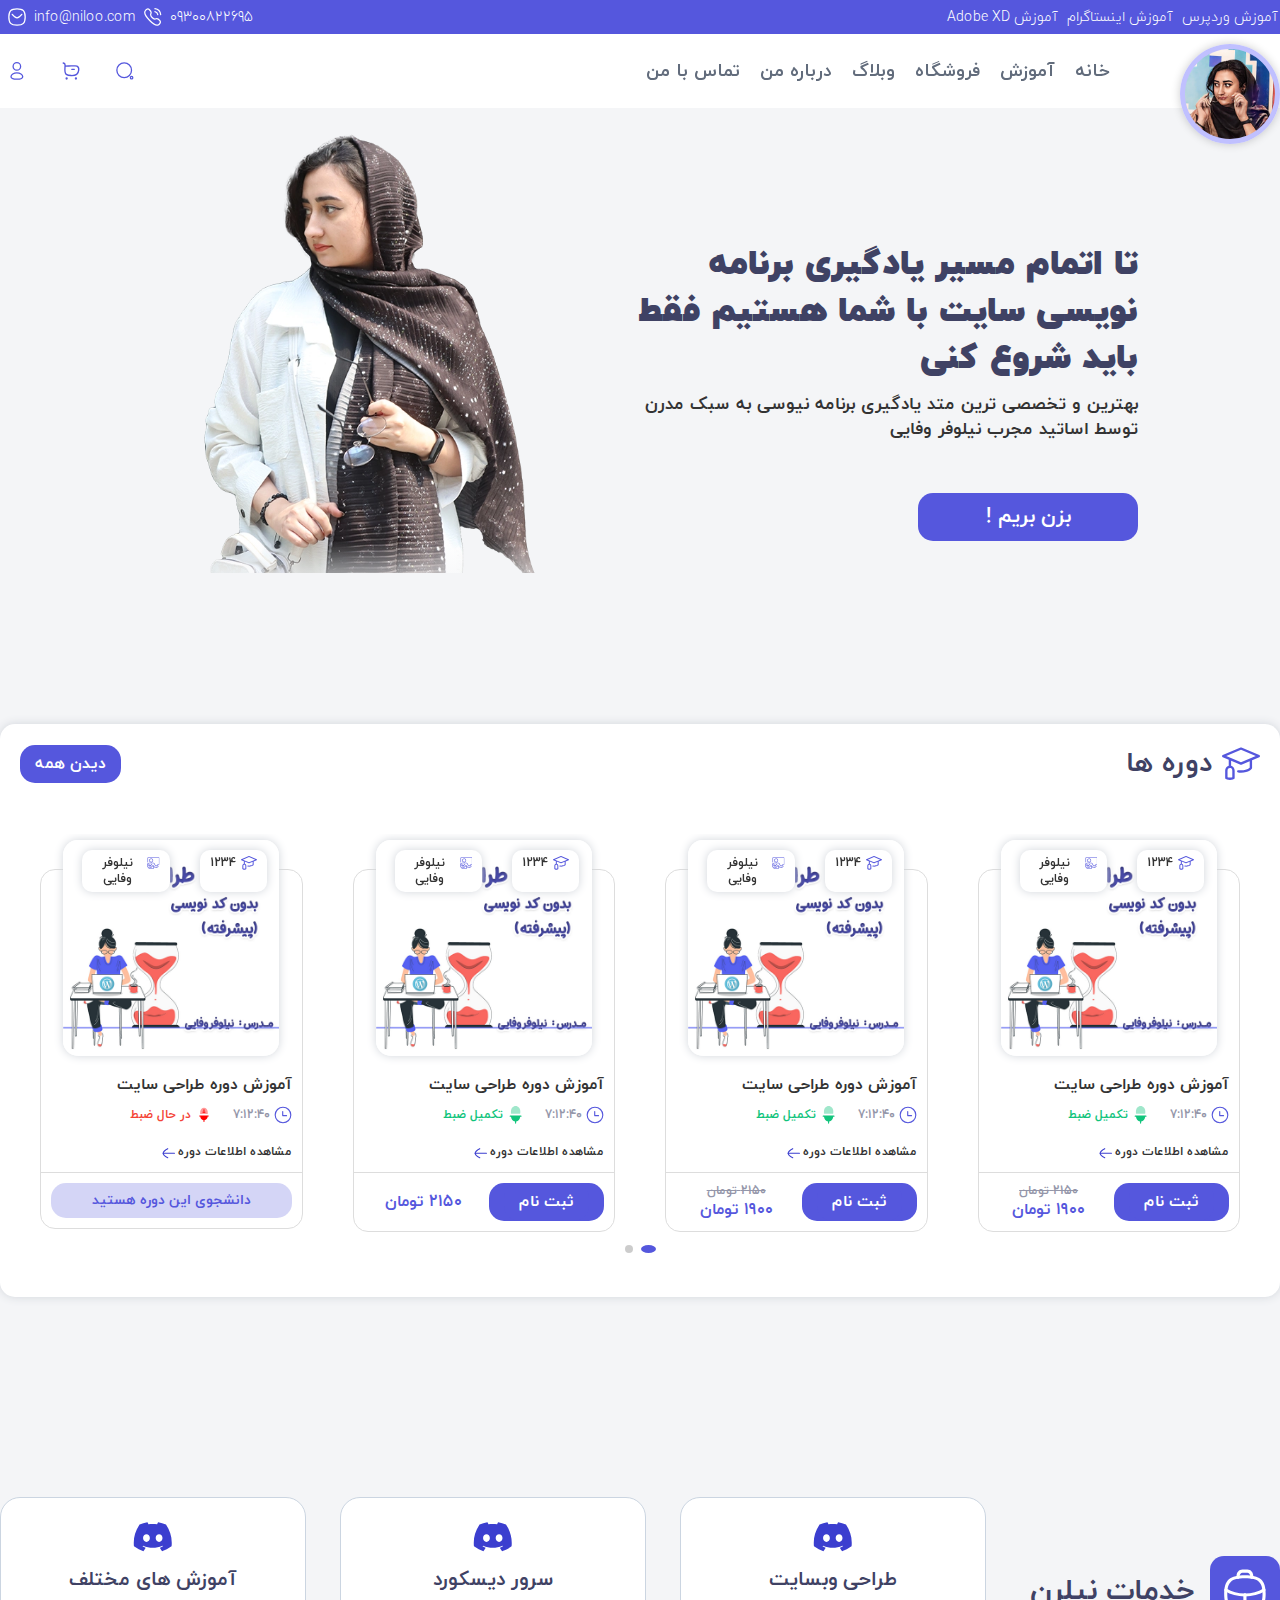
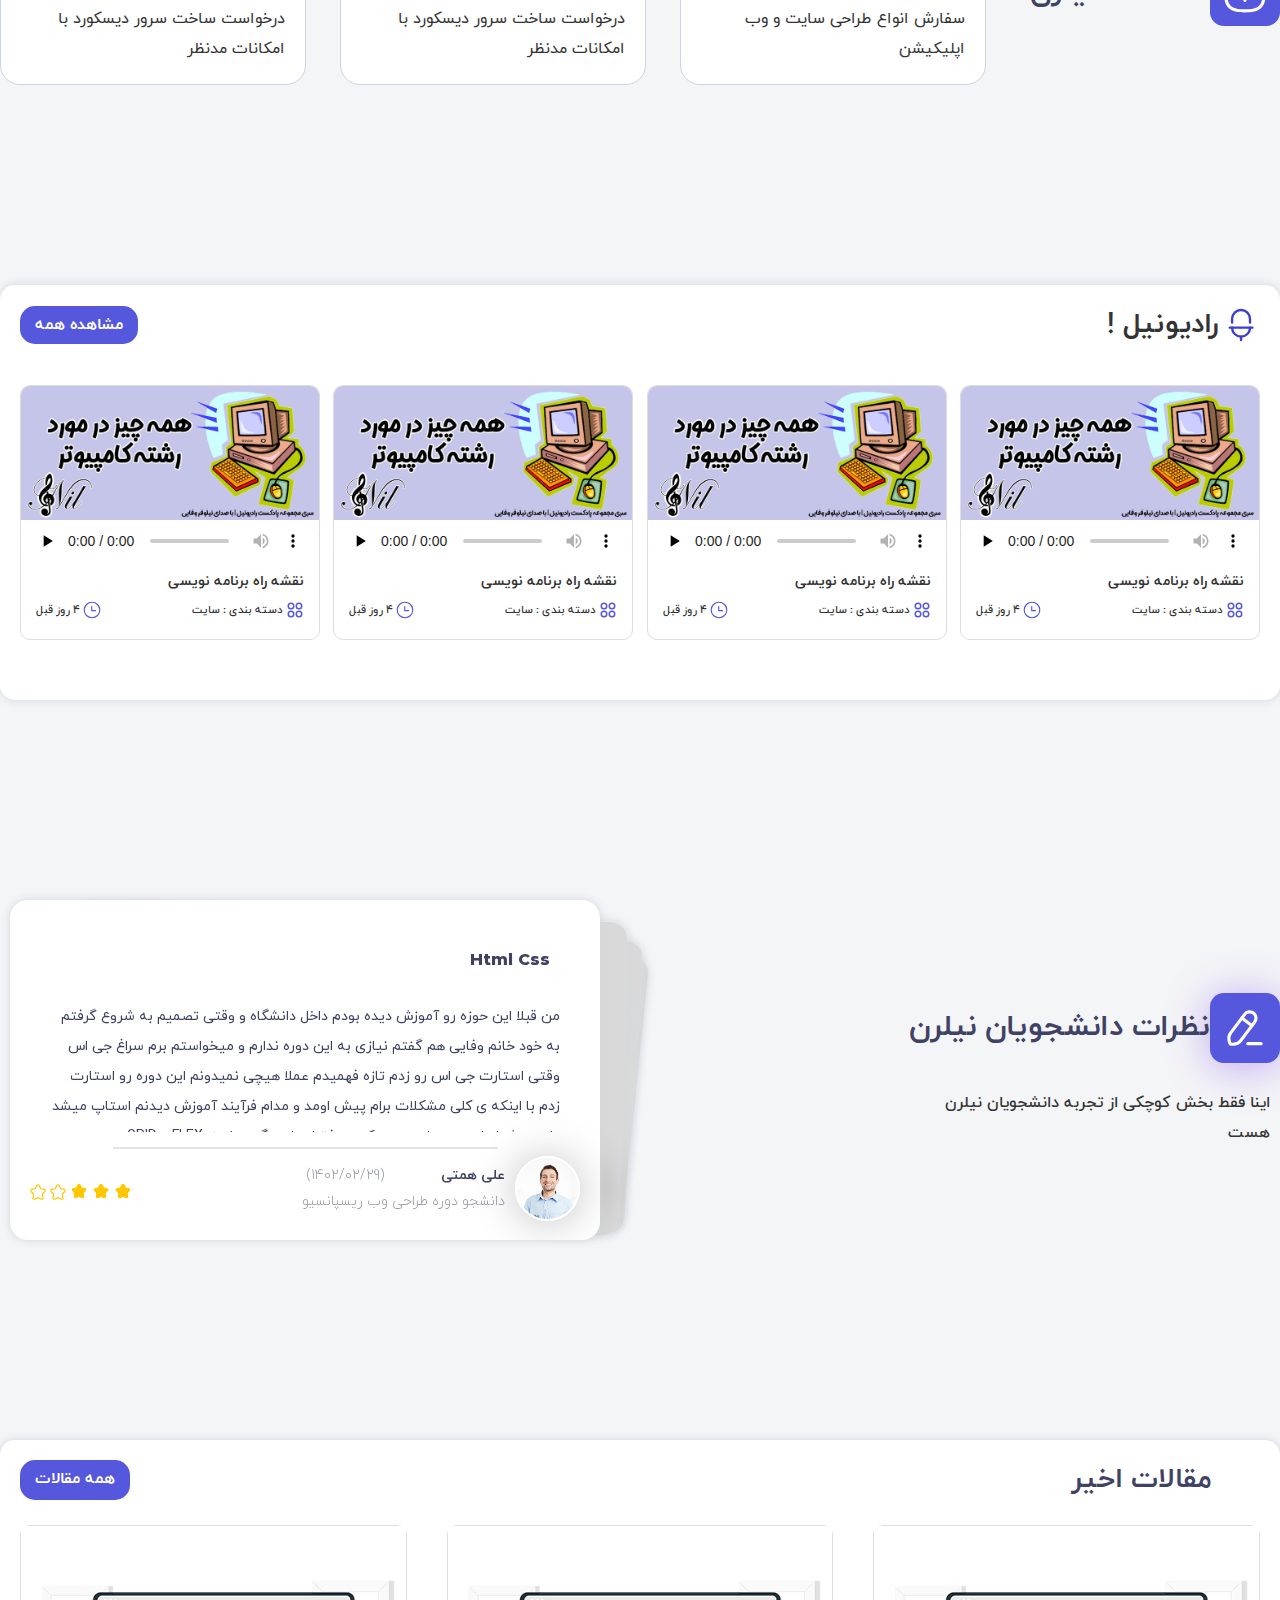
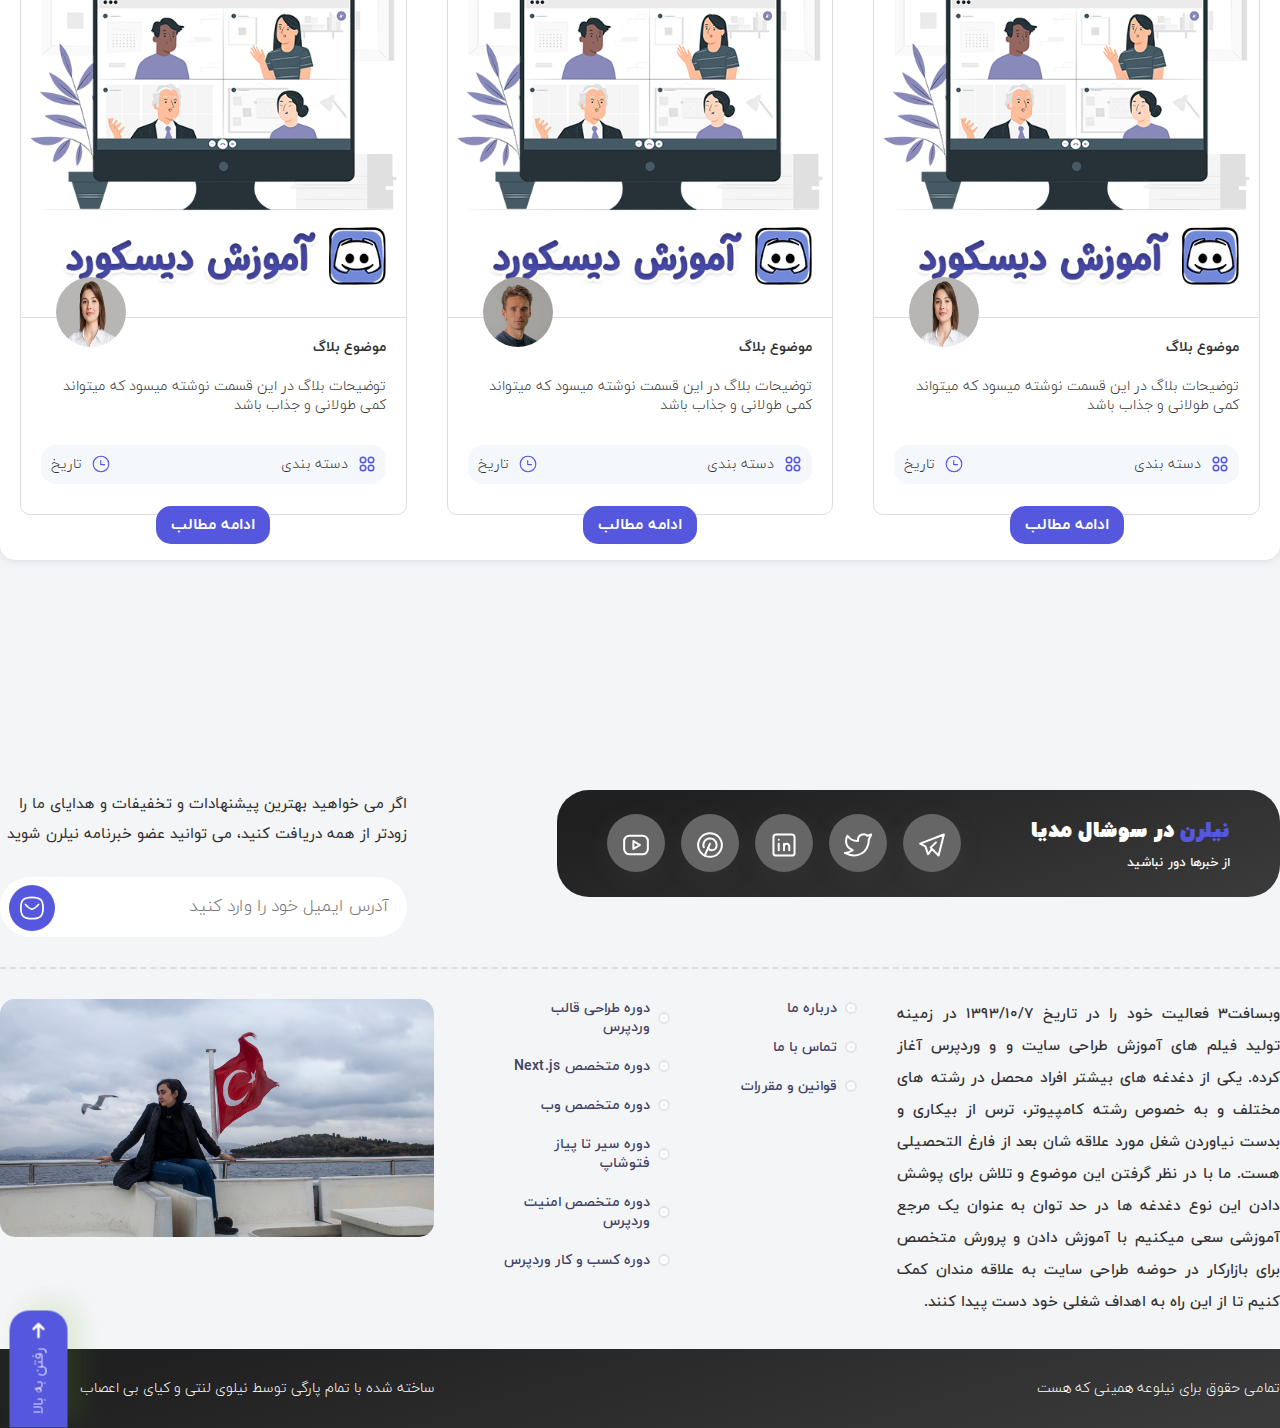
<file: index.html>
<!DOCTYPE html>
<html lang="en" dir="rtl">
  <head>
    <meta charset="UTF-8" />
    <meta name="viewport" content="width=device-width, initial-scale=1.0" />

    <link rel="stylesheet" href="assets/css/swiper-bundle.min.css" />
    <link rel="stylesheet" href="./assets/files/style.css" />
    <link rel="stylesheet" href="./assets/files/index/index.css" />
    <link rel="stylesheet" href="./assets/files/header.css" />
    <link rel="stylesheet" href="./assets/files/footer.css" />
    <link rel="stylesheet" href="./assets/css/font.css" />
    <link rel="stylesheet" href="./assets/files/responsive.css" />

    <title>نیلوفر وفایی</title>
  </head>
  <body>
    <!--Start Header-->

<!-- The Modal -->


    <div class="top-head">
      <div class="top container">
        <div class="menu-top">
          <ul>
            <li><a href="#">آموزش وردپرس</a></li>
            <li><a href="#">آموزش اینستاگرام</a></li>
            <li><a href="#">آموزش Adobe XD</a></li>
          </ul>
        </div>

        <div class="contact-me">
          <span>09300822695</span>
          <span class="icon-container">
            <svg class="icon">
              <use xlink:href="/assets/images/svg-sprite.svg#calling"></use>
            </svg>
          </span>
          <span>info@niloo.com</span>
          <span class="icon-container">
            <svg class="icon">
              <use xlink:href="/assets/images/svg-sprite.svg#mail"></use>
            </svg>
          </span>
        </div>
      </div>
    </div>
    <div class="sticky-head">
      <div class="sticky container">
        <a class="nav-logo" href="#">
          <div id="progress">
            <img id="myImg" class="progress-value" src="assets/images/logo.jpg"  />
          </div>

          <div id="myModal" class="modal">
            <span class="close">&times;</span>
            <a href="https:instagram.com/niloofarvafaei.ir"><img class="modal-content" src="assets/images/instagram.jpg"/>
            </a>
              <div id="caption"></div>
          </div>

        </a>


        <div class="humber-menu">
          <div class="nav__toggler">
            <div class="bar bar-one"></div>
            <div class="bar bar-two"></div>
            <div class="bar bar-three"></div>
          </div>
    
          <div id="mySidenav" class="sidenav">
            <a class="closebtn">&times;</a>
            
            <ul>
              <li><a class="nav-item" href="#">خانه</a></li>
              <li><a class="nav-item" href="#">آموزش</a></li>
              <li><a class="nav-item" href="#">فروشگاه</a></li>
              <li><a class="nav-item" href="#">وبلاگ</a></li>
              <li><a class="nav-item" href="#">درباره من</a></li>
              <li><a class="nav-item" href="#">تماس با من</a></li>
            </ul>
        
          </div>
        </div>

        <nav class="navbar">

          <ul>
            <li><a href="#">خانه</a></li>
            <li><a href="#">آموزش</a></li>
            <li><a href="#">فروشگاه</a></li>
            <li><a href="#">وبلاگ</a></li>
            <li><a href="#">درباره من</a></li>
            <li><a href="#">تماس با من</a></li>
          </ul>

       
        </nav>
        <div class="login">
          <a href="#"
            ><span class="icon-container">
              <svg class="icon">
                <use xlink:href="/assets/images/svg-sprite.svg#search"></use>
              </svg>
            </span>
          </a>
          <a href="#"
            ><span class="icon-container">
              <svg class="icon">
                <use xlink:href="/assets/images/svg-sprite.svg#buy"></use>
              </svg>
            </span>
          </a>

          <a href="#"
            ><span class="icon-container">
              <svg class="icon">
                <use xlink:href="/assets/images/svg-sprite.svg#profile"></use>
              </svg>
            </span>
          </a>
        </div>
      </div>
    </div>

   
    <!--End Header-->

    <!--Start  hero-->

    <div class="container-hero">
      <section class="hero">
        <din class="main-hero">
          <div class="hero_text">
            <h2>
              تا اتمام مسیر یادگیری برنامه نویسی سایت با شما هستیم فقط باید شروع
              کنی
            </h2>
            <h3>
              بهترین و تخصصی ترین متد یادگیری برنامه نیوسی به سبک مدرن توسط
              اساتید مجرب نیلوفر وفایی
            </h3>
            <div class="border"></div>
            <div class="lets">
              <a class="btn" href="#">بزن بریم !</a>
            </div>
          </div>
          <div class="hero_img">
            <img src="./assets/images/banner.webp" alt="" />
            <div class="shade"></div>
          </div>
        </din>
      </section>
    </div>

    <!--End  hero-->

    <!--Start Course Slider-->

    <!--End Course Slider-->

    <div class="container">
      <section class="sec-courses box-shadow">
        <div class="course-head">
          <h3>
            <svg class="icon-large">
              <use xlink:href="/assets/images/svg-sprite.svg#student"></use>
            </svg>
            دوره ها
          </h3>
          <a class="btn" href="#"> دیدن همه</a>
        </div>

        <div class="swiper-rel">
          <!-- Swiper -->
          <div class="swiper-container">
            <div class="swiper-wrapper">
              <div class="swiper-slide">
                <div class="the-course">
                  <figure class="img-course">
                    <div class="top-info">
                      <span>
                        <svg class="icon-small">
                          <use
                            xlink:href="/assets/images/svg-sprite.svg#student"
                          ></use>
                        </svg>
                        1234</span
                      >
                      <span>
                        <svg class="icon-small">
                          <use
                            xlink:href="/assets/images/svg-sprite.svg#teach"
                          ></use>
                        </svg>
                        نیلوفر وفایی</span
                      >
                    </div>
                    <img
                      class="box-shadow"
                      src="./assets/images/course1.png"
                      alt=""
                    />
                  </figure>
                  <div class="course-des">
                    <h4 class="course-title">آموزش دوره طراحی سایت</h4>
                    <div class="course-info">
                      <span>
                        <svg class="icon">
                          <use
                            xlink:href="/assets/images/svg-sprite.svg#time-circle-reg"
                          ></use>
                        </svg>
                        7:12:40
                      </span>
                      <span class="rec-done">
                        <svg class="icon">
                          <use
                            xlink:href="/assets/images/svg-sprite.svg#rec-done"
                          ></use>
                        </svg>
                        تکمیل ضبط
                      </span>
                    </div>
                    <div class="course-show">
                      <span class="reg">
                        <a href="#"
                          >مشاهده اطلاعات دوره

                          <svg class="icon arrow">
                            <use
                              xlink:href="/assets/images/svg-sprite.svg#arrow-right"
                            ></use>
                          </svg>
                        </a>
                      </span>
                    </div>

                    <div class="register">
                      <span class="btn reg-btn">
                        <a href="#"> ثبت نام </a>
                      </span>
                      <div class="course-price">
                        <span class="off-price">
                          <span class="main-pr"
                            >2150
                            <span>تومان</span>
                          </span>
                          <span class="off-pr"
                            >1900
                            <span>تومان</span>
                          </span>
                        </span>
                      </div>
                    </div>
                  </div>
                </div>
              </div>
              <div class="swiper-slide">
                <div class="the-course">
                  <figure class="img-course">
                    <div class="top-info">
                      <span>
                        <svg class="icon-small">
                          <use
                            xlink:href="/assets/images/svg-sprite.svg#student"
                          ></use>
                        </svg>
                        1234</span
                      >
                      <span>
                        <svg class="icon-small">
                          <use
                            xlink:href="/assets/images/svg-sprite.svg#teach"
                          ></use>
                        </svg>
                        نیلوفر وفایی</span
                      >
                    </div>
                    <img
                      class="box-shadow"
                      src="./assets/images/course1.png"
                      alt=""
                    />
                  </figure>
                  <div class="course-des">
                    <h4 class="course-title">آموزش دوره طراحی سایت</h4>
                    <div class="course-info">
                      <span>
                        <svg class="icon">
                          <use
                            xlink:href="/assets/images/svg-sprite.svg#time-circle-reg"
                          ></use>
                        </svg>
                        7:12:40
                      </span>
                      <span class="rec-done">
                        <svg class="icon">
                          <use
                            xlink:href="/assets/images/svg-sprite.svg#rec-done"
                          ></use>
                        </svg>
                        تکمیل ضبط
                      </span>
                    </div>
                    <div class="course-show">
                      <span class="reg">
                        <a href="#"
                          >مشاهده اطلاعات دوره

                          <svg class="icon arrow">
                            <use
                              xlink:href="/assets/images/svg-sprite.svg#arrow-right"
                            ></use>
                          </svg>
                        </a>
                      </span>
                    </div>

                    <div class="register">
                      <span class="btn reg-btn">
                        <a href="#"> ثبت نام </a>
                      </span>
                      <div class="course-price">
                        <span class="off-price">
                          <span class="main-pr"
                            >2150
                            <span>تومان</span>
                          </span>
                          <span class="off-pr"
                            >1900
                            <span>تومان</span>
                          </span>
                        </span>
                      </div>
                    </div>
                  </div>
                </div>
              </div>
              <div class="swiper-slide">
                <div class="the-course">
                  <figure class="img-course">
                    <div class="top-info">
                      <span>
                        <svg class="icon-small">
                          <use
                            xlink:href="/assets/images/svg-sprite.svg#student"
                          ></use>
                        </svg>
                        1234</span
                      >
                      <span>
                        <svg class="icon-small">
                          <use
                            xlink:href="/assets/images/svg-sprite.svg#teach"
                          ></use>
                        </svg>
                        نیلوفر وفایی</span
                      >
                    </div>
                    <img
                      class="box-shadow"
                      src="./assets/images/course1.png"
                      alt=""
                    />
                  </figure>
                  <div class="course-des">
                    <h4 class="course-title">آموزش دوره طراحی سایت</h4>
                    <div class="course-info">
                      <span>
                        <svg class="icon">
                          <use
                            xlink:href="/assets/images/svg-sprite.svg#time-circle-reg"
                          ></use>
                        </svg>
                        7:12:40
                      </span>
                      <span class="rec-done">
                        <svg class="icon">
                          <use
                            xlink:href="/assets/images/svg-sprite.svg#rec-done"
                          ></use>
                        </svg>
                        تکمیل ضبط
                      </span>
                    </div>
                    <div class="course-show">
                      <span class="reg">
                        <a href="#"
                          >مشاهده اطلاعات دوره

                          <svg class="icon arrow">
                            <use
                              xlink:href="/assets/images/svg-sprite.svg#arrow-right"
                            ></use>
                          </svg>
                        </a>
                      </span>
                    </div>

                    <div class="register">
                      <span class="btn reg-btn">
                        <a href="#"> ثبت نام </a>
                      </span>
                      <div class="course-price">
                        <span class="main-price"
                          >2150
                          <span>تومان</span>
                        </span>
                      </div>
                    </div>
                  </div>
                </div>
              </div>
              <div class="swiper-slide">
                <div class="the-course">
                  <figure class="img-course">
                    <div class="top-info">
                      <span>
                        <svg class="icon-small">
                          <use
                            xlink:href="/assets/images/svg-sprite.svg#student"
                          ></use>
                        </svg>
                        1234</span
                      >
                      <span>
                        <svg class="icon-small">
                          <use
                            xlink:href="/assets/images/svg-sprite.svg#teach"
                          ></use>
                        </svg>
                        نیلوفر وفایی</span
                      >
                    </div>
                    <img
                      class="box-shadow"
                      src="./assets/images/course1.png"
                      alt=""
                    />
                  </figure>
                  <div class="course-des">
                    <h4 class="course-title">آموزش دوره طراحی سایت</h4>
                    <div class="course-info">
                      <span>
                        <svg class="icon">
                          <use
                            xlink:href="/assets/images/svg-sprite.svg#time-circle-reg"
                          ></use>
                        </svg>
                        7:12:40
                      </span>
                      <span class="recording">
                        <svg class="icon">
                          <use
                            xlink:href="/assets/images/svg-sprite.svg#recording"
                          ></use>
                        </svg>
                        در حال ضبط
                      </span>
                    </div>
                    <div class="course-show">
                      <span class="reg">
                        <a href="#"
                          >مشاهده اطلاعات دوره

                          <svg class="icon arrow">
                            <use
                              xlink:href="/assets/images/svg-sprite.svg#arrow-right"
                            ></use>
                          </svg>
                        </a>
                      </span>
                    </div>

                    <div class="register">
                      <span class="reg-btn registered">
                        <a href="#"> دانشجوی این دوره هستید</a>
                      </span>
                    </div>
                  </div>
                </div>
              </div>
              <div class="swiper-slide">
                <div class="the-course">
                  <figure class="img-course">
                    <div class="top-info">
                      <span>
                        <svg class="icon-small">
                          <use
                            xlink:href="/assets/images/svg-sprite.svg#student"
                          ></use>
                        </svg>
                        1234</span
                      >
                      <span>
                        <svg class="icon-small">
                          <use
                            xlink:href="/assets/images/svg-sprite.svg#teach"
                          ></use>
                        </svg>
                        نیلوفر وفایی</span
                      >
                    </div>
                    <img
                      class="box-shadow"
                      src="./assets/images/course1.png"
                      alt=""
                    />
                  </figure>
                  <div class="course-des">
                    <h4 class="course-title">آموزش دوره طراحی سایت</h4>
                    <div class="course-info">
                      <span>
                        <svg class="icon">
                          <use
                            xlink:href="/assets/images/svg-sprite.svg#time-circle-reg"
                          ></use>
                        </svg>
                        7:12:40
                      </span>
                      <span class="rec-done">
                        <svg class="icon">
                          <use
                            xlink:href="/assets/images/svg-sprite.svg#rec-done"
                          ></use>
                        </svg>
                        تکمیل ضبط
                      </span>
                    </div>
                    <div class="course-show">
                      <span class="reg">
                        <a href="#"
                          >مشاهده اطلاعات دوره

                          <svg class="icon arrow">
                            <use
                              xlink:href="/assets/images/svg-sprite.svg#arrow-right"
                            ></use>
                          </svg>
                        </a>
                      </span>
                    </div>

                    <div class="register">
                      <span class="btn reg-btn">
                        <a href="#"> ثبت نام </a>
                      </span>
                      <div class="course-price">
                        <span class="main-price">
                          <span>رایگان</span>
                        </span>
                      </div>
                    </div>
                  </div>
                </div>
              </div>
            </div>
            <!-- Add Pagination -->
            <div class="swiper-pagination"></div>
            <!-- If we need scrollbar -->
          </div>
        </div>
      </section>
    </div>

    <!--Start Services Box-->
    <div class="container">
      <section class="services">
        <div class="container">
          <div class="d-flex">
            <div class="services-title">
              <svg class="services-icon">
                <use xlink:href="/assets/images/svg-sprite.svg#services"></use>
              </svg>
              <h5>خدمات نیلرن</h5>
            </div>
            <div class="services-body">
              <div class="services-box">
                <svg class="icon-large media">
                  <use
                    xlink:href="/assets/images/svg-sprite.svg#discord_social"
                  ></use>
                </svg>
                <h6>طراحی وبسایت</h6>
                <p>سفارش انواع طراحی سایت و وب اپلیکیشن</p>
              </div>
              <div class="services-box">
                <svg class="icon-large media">
                  <use
                    xlink:href="/assets/images/svg-sprite.svg#discord_social"
                  ></use>
                </svg>
                <h6>سرور دیسکورد</h6>
                <p>درخواست ساخت سرور دیسکورد با امکانات مدنظر</p>
              </div>
              <div class="services-box">
                <svg class="icon-large media">
                  <use
                    xlink:href="/assets/images/svg-sprite.svg#discord_social"
                  ></use>
                </svg>
                <h6>آموزش های مختلف</h6>
                <p>درخواست ساخت سرور دیسکورد با امکانات مدنظر</p>
              </div>
            </div>
          </div>
        </div>
      </section>
    </div>
    <!--End Services Box-->

    <!--start Radio Box-->
    <div class="container">
      <div class="radio box-shadow">
        <div class="radio_title">
          <div class="right">
            <svg class="icon-large">
              <use xlink:href="/assets/images/svg-sprite.svg#voice"></use>
            </svg>
            <h5>رادیونیل !</h5>
          </div>
          <div class="left">
            <a href="#" class="btn">مشاهده همه</a>
          </div>
        </div>
        <div class="radio_slide">
          <div class="radio_box">
            <div class="radio_img">
              <img src="/assets/images/radio1.jpg" alt="" />
            </div>
            <div class="radio_audio">
              <audio controls preload="none">
                <source
                  src="/assets/media/Vadim Kiselev - Separation.mp3"
                  type="audio/mp3"
                />
              </audio>
            </div>
            <div class="radio_content">
              <h3>نقشه راه برنامه نویسی</h3>
              <div class="radio_detail">
                <div class="category">
                  <svg class="icon">
                    <use
                      xlink:href="/assets/images/svg-sprite.svg#category"
                    ></use>
                  </svg>
                  <span>دسته بندی :</span>
                  <span> سایت</span>
                </div>

                <div class="category">
                  <svg class="icon">
                    <use
                      xlink:href="/assets/images/svg-sprite.svg#time-circle-reg"
                    ></use>
                  </svg>
                  <span> 4 روز قبل</span>
                </div>
              </div>
            </div>
          </div>

          <div class="radio_box">
            <div class="radio_img">
              <img src="/assets/images/radio1.jpg" alt="" />
            </div>
            <div class="radio_audio">
              <audio controls preload="none">
                <source
                  src="/assets/media/Vadim Kiselev - Separation.mp3"
                  type="audio/mp3"
                />
              </audio>
            </div>
            <div class="radio_content">
              <h3>نقشه راه برنامه نویسی</h3>
              <div class="radio_detail">
                <div class="category">
                  <svg class="icon">
                    <use
                      xlink:href="/assets/images/svg-sprite.svg#category"
                    ></use>
                  </svg>
                  <span>دسته بندی :</span>
                  <span> سایت</span>
                </div>

                <div class="category">
                  <svg class="icon">
                    <use
                      xlink:href="/assets/images/svg-sprite.svg#time-circle-reg"
                    ></use>
                  </svg>
                  <span> 4 روز قبل</span>
                </div>
              </div>
            </div>
          </div>

          <div class="radio_box">
            <div class="radio_img">
              <img src="/assets/images/radio1.jpg" alt="" />
            </div>
            <div class="radio_audio">
              <audio controls preload="none">
                <source
                  src="/assets/media/Vadim Kiselev - Separation.mp3"
                  type="audio/mp3"
                />
              </audio>
            </div>
            <div class="radio_content">
              <h3>نقشه راه برنامه نویسی</h3>
              <div class="radio_detail">
                <div class="category">
                  <svg class="icon">
                    <use
                      xlink:href="/assets/images/svg-sprite.svg#category"
                    ></use>
                  </svg>
                  <span>دسته بندی :</span>
                  <span> سایت</span>
                </div>

                <div class="category">
                  <svg class="icon">
                    <use
                      xlink:href="/assets/images/svg-sprite.svg#time-circle-reg"
                    ></use>
                  </svg>
                  <span> 4 روز قبل</span>
                </div>
              </div>
            </div>
          </div>

          <div class="radio_box">
            <div class="radio_img">
              <img src="/assets/images/radio1.jpg" alt="" />
            </div>
            <div class="radio_audio">
              <audio controls preload="none">
                <source
                  src="/assets/media/Vadim Kiselev - Separation.mp3"
                  type="audio/mp3"
                />
              </audio>
            </div>
            <div class="radio_content">
              <h3>نقشه راه برنامه نویسی</h3>
              <div class="radio_detail">
                <div class="category">
                  <svg class="icon">
                    <use
                      xlink:href="/assets/images/svg-sprite.svg#category"
                    ></use>
                  </svg>
                  <span>دسته بندی :</span>
                  <span> سایت</span>
                </div>

                <div class="category">
                  <svg class="icon">
                    <use
                      xlink:href="/assets/images/svg-sprite.svg#time-circle-reg"
                    ></use>
                  </svg>
                  <span> 4 روز قبل</span>
                </div>
              </div>
            </div>
          </div>
        </div>
      </div>
    </div>

    <!--End Radio Box-->

    <!-- Start Customres Comment -->
    <div class="container">
      <section class="customres">
        <div class="container">
          <div class="flex">
            <div class="cus-head">
              <svg class="icon-large media box-shadow-primary">
                <use xlink:href="/assets/images/svg-sprite.svg#edit"></use>
              </svg>
              <h5>نظرات دانشجویان نیلرن</h5>
              <p>اینا فقط بخش کوچکی از تجربه دانشجویان نیلرن هست</p>
            </div>

            <!-- Swiper -->

            <div class="swiper customer-swiper">
              <div class="swiper-wrapper">
                <!-- Swiper Slider -->
                <div class="swiper-slide box-shadow">
                  <div class="p-2">
                    <h3>Html Css</h3>
                    <p>
                      من قبلا این حوزه رو آموزش دیده بودم داخل دانشگاه و وقتی
                      تصمیم به شروع گرفتم به خود خانم وفایی هم گفتم نیازی به این
                      دوره ندارم و میخواستم برم سراغ جی اس وقتی استارت جی اس رو
                      زدم تازه فهمیدم عملا هیچی نمیدونم این دوره رو استارت زدم
                      با اینکه ی کلی مشکلات برام پیش اومد و مدام فرآیند آموزش
                      دیدنم استاپ میشد ولی پروژه اصلی دوره طوری بود ک من فقط
                      یبار دیگه مباحث FLEX و GRID رو دیدم و کماکان اوکی بود
                      مطالب خیلی خوب و با انسجام بیان میشه داخل پروژه نهایی
                    </p>
                    <div class="border-customer"></div>
                    <div class="box-cus">
                      <div class="info-cus">
                        <div class="gravatar-cus">
                          <img src="assets/images/user.png" />
                        </div>
                        <div class="detail-cus">
                          <div class="name-cus">
                            <h6>علی همتی</h6>
                            <span class="date-cus">(1402/02/29)</span>
                          </div>
                          <span class="course-cus"
                            >دانشجو دوره طراحی وب ریسپانسیو</span
                          >
                        </div>
                      </div>

                      <div class="comment-star">
                        <svg class="icon">
                          <use
                            xlink:href="./assets/images/svg-sprite.svg#Starfull"
                          ></use>
                        </svg>
                        <svg class="icon">
                          <use
                            xlink:href="./assets/images/svg-sprite.svg#Starfull"
                          ></use>
                        </svg>
                        <svg class="icon">
                          <use
                            xlink:href="./assets/images/svg-sprite.svg#Starfull"
                          ></use>
                        </svg>
                        <svg class="icon-small">
                          <use
                            xlink:href="./assets/images/svg-sprite.svg#star"
                          ></use>
                        </svg>
                        <svg class="icon-small">
                          <use
                            xlink:href="./assets/images/svg-sprite.svg#star"
                          ></use>
                        </svg>
                      </div>
                    </div>
                  </div>
                </div>
                <!-- Swiper Slider -->
                <div class="swiper-slide box-shadow">
                  <div class="p-2">
                    <h3>Html Css</h3>
                    <p>
                      من قبلا این حوزه رو آموزش دیده بودم داخل دانشگاه و وقتی
                      تصمیم به شروع گرفتم به خود آقای محمدی هم گفتم نیازی به این
                      دوره ندارم و میخواستم برم سراغ جی اس وقتی استارت جی اس رو
                      زدم تازه فهمیدم عملا هیچی نمیدونم این دوره رو استارت زدم
                      با اینکه ی کلی مشکلات برام پیش اومد و مدام فرآیند آموزش
                      دیدنم استاپ میشد ولی پروژه اصلی دوره طوری بود ک من فقط
                      یبار دیگه مباحث FLEX و GRID رو دیدم و کماکان اوکی بود
                      مطالب خیلی خوب و با انسجام بیان میشه داخل پروژه نهایی
                    </p>
                    <div class="border-customer"></div>
                    <div class="box-cus">
                      <div class="info-cus">
                        <div class="gravatar-cus">
                          <img src="assets/images/user.png" />
                        </div>
                        <div class="detail-cus">
                          <div class="name-cus">
                            <h6>کیانوش شریفی مهر</h6>
                            <span class="date-cus">(1402/02/29)</span>
                          </div>
                          <span class="course-cus"
                            >دانشجو دوره طراحی وب ریسپانسیو</span
                          >
                        </div>
                      </div>
                      <span class="rate-cus">
                        <i class="fal fa-star"></i>
                        <i class="fal fa-star"></i>
                        <i class="fal fa-star"></i>
                        <i class="fal fa-star"></i>
                        <i class="fal fa-star"></i>
                      </span>
                    </div>
                  </div>
                </div>
                <!-- Swiper Slider -->
                <div class="swiper-slide box-shadow">
                  <div class="p-2">
                    <h3>Html Css</h3>
                    <p>
                      من قبلا این حوزه رو آموزش دیده بودم داخل دانشگاه و وقتی
                      تصمیم به شروع گرفتم به خود آقای محمدی هم گفتم نیازی به این
                      دوره ندارم و میخواستم برم سراغ جی اس وقتی استارت جی اس رو
                      زدم تازه فهمیدم عملا هیچی نمیدونم این دوره رو استارت زدم
                      با اینکه ی کلی مشکلات برام پیش اومد و مدام فرآیند آموزش
                      دیدنم استاپ میشد ولی پروژه اصلی دوره طوری بود ک من فقط
                      یبار دیگه مباحث FLEX و GRID رو دیدم و کماکان اوکی بود
                      مطالب خیلی خوب و با انسجام بیان میشه داخل پروژه نهایی
                    </p>
                    <div class="border-customer"></div>
                    <div class="box-cus">
                      <div class="info-cus">
                        <div class="gravatar-cus">
                          <img src="assets/images/user.png" />
                        </div>
                        <div class="detail-cus">
                          <div class="name-cus">
                            <h6>کیانوش شریفی مهر</h6>
                            <span class="date-cus">(1402/02/29)</span>
                          </div>
                          <span class="course-cus"
                            >دانشجو دوره طراحی وب ریسپانسیو</span
                          >
                        </div>
                      </div>
                      <span class="rate-cus">
                        <i class="fal fa-star"></i>
                        <i class="fal fa-star"></i>
                        <i class="fal fa-star"></i>
                        <i class="fal fa-star"></i>
                        <i class="fal fa-star"></i>
                      </span>
                    </div>
                  </div>
                </div>
                <!-- Swiper Slider -->
                <div class="swiper-slide box-shadow">
                  <div class="p-2">
                    <h3>Html Css</h3>
                    <p>
                      من قبلا این حوزه رو آموزش دیده بودم داخل دانشگاه و وقتی
                      تصمیم به شروع گرفتم به خود آقای محمدی هم گفتم نیازی به این
                      دوره ندارم و میخواستم برم سراغ جی اس وقتی استارت جی اس رو
                      زدم تازه فهمیدم عملا هیچی نمیدونم این دوره رو استارت زدم
                      با اینکه ی کلی مشکلات برام پیش اومد و مدام فرآیند آموزش
                      دیدنم استاپ میشد ولی پروژه اصلی دوره طوری بود ک من فقط
                      یبار دیگه مباحث FLEX و GRID رو دیدم و کماکان اوکی بود
                      مطالب خیلی خوب و با انسجام بیان میشه داخل پروژه نهایی
                    </p>
                    <div class="border-customer"></div>
                    <div class="box-cus">
                      <div class="info-cus">
                        <div class="gravatar-cus">
                          <img src="assets/images/user.png" />
                        </div>
                        <div class="detail-cus">
                          <div class="name-cus">
                            <h6>کیانوش شریفی مهر</h6>
                            <span class="date-cus">(1402/02/29)</span>
                          </div>
                          <span class="course-cus"
                            >دانشجو دوره طراحی وب ریسپانسیو</span
                          >
                        </div>
                      </div>
                      <span class="rate-cus">
                        <i class="fal fa-star"></i>
                        <i class="fal fa-star"></i>
                        <i class="fal fa-star"></i>
                        <i class="fal fa-star"></i>
                        <i class="fal fa-star"></i>
                      </span>
                    </div>
                  </div>
                </div>
              </div>
            </div>
          </div>
        </div>
      </section>
    </div>
    <!-- End Customres Comment -->

    <!-- start of recent blogs -->

    <div class="container">
      <article class="article-blogs box-shadow">
        <div class="top-blog">
          <h3>
            <svg class="icon-large">
              <use xlink:href="/assets/images/svg-sprite.svg#article"></use>
            </svg>
            مقالات اخیر
          </h3>
          <a class="btn" href="#">همه مقالات</a>
        </div>
        <div class="blogs">
          <div class="the-blog">
            <figure class="img-sec">
              <img class="blog-img" src="./assets/images/course2.png" alt="" />
              <img class="author-img" src="./assets/images/user3.webp" alt="" />
            </figure>
            <div class="blog-des">
              <h4>موضوع بلاگ</h4>
              <span>
                توضیحات بلاگ در این قسمت نوشته میسود که میتواند کمی طولانی و
                جذاب باشد</span
              >
              <div class="blog-info">
                <span>
                  <svg class="icon">
                    <use
                      xlink:href="/assets/images/svg-sprite.svg#category"
                    ></use>
                  </svg>
                  دسته بندی</span
                >
                <span>
                  <svg class="icon">
                    <use
                      xlink:href="/assets/images/svg-sprite.svg#time-circle-reg"
                    ></use>
                  </svg>
                  تاریخ</span
                >
              </div>
            </div>
            <a class="btn btn-article" href="#">ادامه مطالب</a>
          </div>

          <div class="the-blog">
            <figure class="img-sec">
              <img class="blog-img" src="./assets/images/course2.png" alt="" />
              <img class="author-img" src="./assets/images/user1.webp" alt="" />
            </figure>
            <div class="blog-des">
              <h4>موضوع بلاگ</h4>
              <span>
                توضیحات بلاگ در این قسمت نوشته میسود که میتواند کمی طولانی و
                جذاب باشد</span
              >
              <div class="blog-info">
                <span>
                  <svg class="icon">
                    <use
                      xlink:href="/assets/images/svg-sprite.svg#category"
                    ></use>
                  </svg>
                  دسته بندی</span
                >
                <span>
                  <svg class="icon">
                    <use
                      xlink:href="/assets/images/svg-sprite.svg#time-circle-reg"
                    ></use>
                  </svg>
                  تاریخ</span
                >
              </div>
            </div>
            <a class="btn btn-article" href="#">ادامه مطالب</a>
          </div>

          <div class="the-blog">
            <figure class="img-sec">
              <img class="blog-img" src="./assets/images/course2.png" alt="" />
              <img class="author-img" src="./assets/images/user3.webp" alt="" />
            </figure>
            <div class="blog-des">
              <h4>موضوع بلاگ</h4>
              <span>
                توضیحات بلاگ در این قسمت نوشته میسود که میتواند کمی طولانی و
                جذاب باشد</span
              >
              <div class="blog-info">
                <span>
                  <svg class="icon">
                    <use
                      xlink:href="/assets/images/svg-sprite.svg#category"
                    ></use>
                  </svg>
                  دسته بندی</span
                >
                <span>
                  <svg class="icon">
                    <use
                      xlink:href="/assets/images/svg-sprite.svg#time-circle-reg"
                    ></use>
                  </svg>
                  تاریخ</span
                >
              </div>
            </div>
            <a class="btn btn-article" href="#">ادامه مطالب</a>
          </div>
        </div>
      </article>
    </div>

    <!-- End of recent blogs -->

    <!-- Start new Footer -->
    <footer>
      <div class="top-footer container">
        <div class="social-footer">
        <div class="social-back">
          <div class="title">
            <h4>
              <span>نیلرن</span>
              در سوشال مدیا
            </h4>
            <p>
              از خبرها دور نباشید
              <i class="fal fa-long-arrow-left"></i>
            </p>
          </div>
          <!-- social -->
          <div class="social">
            <!-- telegram -->
            <a
              href="https://t.me/account"
              target="_blank"
              rel="external nofollow ugc noopener"
            >
              <svg
                width="32"
                height="32"
                viewBox="0 0 32 32"
                fill="none"
                xmlns="http://www.w3.org/2000/svg"
              >
                <g opacity="1">
                  <path
                    d="M19.9549 13.3637L14.6822 18.6364L22.5913 26.5455L27.864 5.45459L4.13672 14.6819L9.40945 17.3182L12.0458 25.2273L16.0004 19.9546"
                    stroke="white"
                    stroke-width="2"
                    stroke-linecap="round"
                    stroke-linejoin="round"
                  ></path>
                </g>
              </svg>
              <span class="bg-gray"></span>
              <span class="bg-gradiant"></span>
            </a>
            <!-- twitter -->
            <a
              href="https://twitter.com/account"
              target="_blank"
              rel="external nofollow ugc noopener"
            >
              <svg
                width="32"
                height="32"
                viewBox="0 0 32 32"
                fill="none"
                xmlns="http://www.w3.org/2000/svg"
              >
                <g opacity="1">
                  <path
                    d="M29.182 5.46781C27.8638 6.11372 26.572 6.37604 25.2274 6.77281C23.7498 5.10531 21.5589 5.01304 19.4538 5.80131C17.3487 6.58958 15.9699 8.51677 16.0002 10.7274V12.0455C11.7227 12.1549 7.91313 10.2067 5.45472 6.77281C5.45472 6.77281 -0.0579134 16.5709 10.7274 21.2728C8.25981 22.9166 5.79877 24.0252 2.81836 23.9092C7.1789 26.2859 11.931 27.1031 16.045 25.9089C20.7641 24.538 24.6422 21.0013 26.1304 15.7035C26.5744 14.0922 26.7948 12.4276 26.7855 10.7564C26.7829 10.4281 28.776 7.10236 29.182 5.46649V5.46781Z"
                    stroke="white"
                    stroke-width="2"
                    stroke-linecap="round"
                    stroke-linejoin="round"
                  ></path>
                </g>
              </svg>
              <span class="bg-gray"></span>
              <span class="bg-gradiant"></span>
            </a>
            <!-- linkdin -->
            <a
              href="https://www.linkedin.com/in/account/"
              target="_blank"
              rel="external nofollow ugc noopener"
            >
              <svg
                width="32"
                height="32"
                viewBox="0 0 32 32"
                fill="none"
                xmlns="http://www.w3.org/2000/svg"
              >
                <g opacity="1">
                  <path
                    d="M23.9096 5.45459H8.09144C6.63542 5.45459 5.45508 6.63493 5.45508 8.09095V23.9091C5.45508 25.3652 6.63542 26.5455 8.09144 26.5455H23.9096C25.3657 26.5455 26.546 25.3652 26.546 23.9091V8.09095C26.546 6.63493 25.3657 5.45459 23.9096 5.45459Z"
                    stroke="white"
                    stroke-width="2"
                    stroke-linecap="round"
                    stroke-linejoin="round"
                  ></path>
                  <path
                    d="M10.7266 14.6819V21.2728"
                    stroke="white"
                    stroke-width="2"
                    stroke-linecap="round"
                    stroke-linejoin="round"
                  ></path>
                  <path
                    d="M10.7266 10.7273V10.7427"
                    stroke="white"
                    stroke-width="2"
                    stroke-linecap="round"
                    stroke-linejoin="round"
                  ></path>
                  <path
                    d="M16 21.2728V14.6819"
                    stroke="white"
                    stroke-width="2"
                    stroke-linecap="round"
                    stroke-linejoin="round"
                  ></path>
                  <path
                    d="M21.2727 21.2728V17.3182C21.2727 16.619 20.995 15.9485 20.5006 15.4541C20.0061 14.9596 19.3356 14.6819 18.6364 14.6819C17.9372 14.6819 17.2666 14.9596 16.7722 15.4541C16.2778 15.9485 16 16.619 16 17.3182"
                    stroke="white"
                    stroke-width="2"
                    stroke-linecap="round"
                    stroke-linejoin="round"
                  ></path>
                </g>
              </svg>
              <span class="bg-gray"></span>
              <span class="bg-gradiant"></span>
            </a>
            <!-- pinterest -->
            <a
              href="https://www.pinterest.com/account/"
              target="_blank"
              rel="external nofollow ugc noopener"
            >
              <svg
                width="32"
                height="32"
                viewBox="0 0 32 32"
                fill="none"
                xmlns="http://www.w3.org/2000/svg"
              >
                <g opacity="1">
                  <path
                    d="M10.7266 26.5455L15.9993 14.6819"
                    stroke="white"
                    stroke-width="2"
                    stroke-linecap="round"
                    stroke-linejoin="round"
                  ></path>
                  <path
                    d="M14.2855 18.6364C14.8615 20.3012 16.1705 21.2727 17.6468 21.2727C20.3768 21.2727 22.59 19.2243 22.59 16C22.5911 15.0375 22.3814 14.0864 21.9757 13.2136C21.5699 12.3409 20.9779 11.5675 20.2412 10.948C19.5046 10.3285 18.6412 9.87789 17.7118 9.62778C16.7823 9.37767 15.8094 9.33416 14.8613 9.50031C13.9133 9.66647 13.0131 10.0383 12.2241 10.5895C11.4352 11.1408 10.7765 11.8582 10.2944 12.6913C9.81236 13.5244 9.51861 14.4529 9.43382 15.4117C9.34904 16.3705 9.47527 17.3362 9.80365 18.2409"
                    stroke="white"
                    stroke-width="2"
                    stroke-linecap="round"
                    stroke-linejoin="round"
                  ></path>
                  <path
                    d="M16.0004 27.8637C22.5525 27.8637 27.864 22.5522 27.864 16.0001C27.864 9.44801 22.5525 4.13647 16.0004 4.13647C9.44825 4.13647 4.13672 9.44801 4.13672 16.0001C4.13672 22.5522 9.44825 27.8637 16.0004 27.8637Z"
                    stroke="white"
                    stroke-width="2"
                    stroke-linecap="round"
                    stroke-linejoin="round"
                  ></path>
                </g>
              </svg>
              <span class="bg-gray"></span>
              <span class="bg-gradiant"></span>
            </a>
            <!-- youtube -->
            <a
              href="https://www.youtube.com/channel/account"
              target="_blank"
              rel="external nofollow ugc noopener"
            >
              <svg
                width="32"
                height="32"
                viewBox="0 0 32 32"
                fill="none"
                xmlns="http://www.w3.org/2000/svg"
              >
                <g opacity="1">
                  <path
                    d="M22.5913 6.77271H9.40945C6.4974 6.77271 4.13672 9.13339 4.13672 12.0454V19.9545C4.13672 22.8666 6.4974 25.2273 9.40945 25.2273H22.5913C25.5033 25.2273 27.864 22.8666 27.864 19.9545V12.0454C27.864 9.13339 25.5033 6.77271 22.5913 6.77271Z"
                    stroke="white"
                    stroke-width="2"
                    stroke-linecap="round"
                    stroke-linejoin="round"
                  ></path>
                  <path
                    d="M13.3633 12.0454L19.9542 16L13.3633 19.9545V12.0454Z"
                    stroke="white"
                    stroke-width="2"
                    stroke-linecap="round"
                    stroke-linejoin="round"
                  ></path>
                </g>
              </svg>
              <span class="bg-gray"></span>
              <span class="bg-gradiant"></span>
            </a>
          </div>
        </div>
        </div>
        <div class="email-footer">
          <p>
            اگر می خواهید بهترین پیشنهادات و تخفیفات و هدایای ما را زودتر از همه
            دریافت کنید، می توانید عضو خبرنامه نیلرن شوید
          </p>
          <form action="">
            <input
              class="email-box"
              type="email"
              placeholder="آدرس ایمیل خود را وارد کنید"
            />
            <button type="submit" class="btn btn-danger" name="submit">
              <svg class="icon-large media">
                <use xlink:href="/assets/images/svg-sprite.svg#message"></use>
              </svg>
            </button>
          </form>
        </div>
      </div>

      <div class="mid-footer container">
        <div class="item widget-footer-1">
          <article class="article-full">
            <p>
              وبسافت3 فعالیت خود را در تاریخ 1393/10/7 در زمینه تولید فیلم های
              آموزش طراحی سایت و و وردپرس آغاز کرده. یکی از دغدغه های بیشتر
              افراد محصل در رشته های مختلف و به خصوص رشته کامپیوتر، ترس از
              بیکاری و بدست نیاوردن شغل مورد علاقه شان بعد از فارغ التحصیلی هست.
              ما با در نظر گرفتن این موضوع و تلاش برای پوشش دادن این نوع دغدغه
              ها در حد توان به عنوان یک مرجع آموزشی سعی میکنیم با آموزش دادن و
              پرورش متخصص برای بازارکار در حوضه طراحی سایت به علاقه مندان کمک
              کنیم تا از این راه به اهداف شغلی خود دست پیدا کنند.
            </p>
          </article>
        </div>
        <div class="item widget-footer-2">
          <ul>
            <li><a href="#" target="_blank">درباره ما</a></li>
            <li><a href="#" target="_blank">تماس با ما</a></li>
            <li><a href="#" target="_blank">قوانین و مقررات</a></li>
          </ul>
        </div>
        <div class="item widget-footer-3">
          <ul>
            <li><a href="#" target="_blank">دوره طراحی قالب وردپرس</a></li>
            <li><a href="#" target="_blank">دوره متخصص Next.js</a></li>
            <li><a href="#" target="_blank">دوره متخصص وب</a></li>
            <li><a href="#" target="_blank">دوره سیر تا پیاز فتوشاپ</a></li>
            <li><a href="#" target="_blank">دوره متخصص امنیت وردپرس</a></li>
            <li><a href="#" target="_blank">دوره کسب و کار وردپرس</a></li>
          </ul>
        </div>
        <div class="item widget-footer-4">
          <a
            href="https://www.nilofarvafaei.ir/"
            target="_blank"
            rel="noopener"
            dideo-checked="true"
          >
            <img src="assets/images/back.jpg"
          /></a>
        </div>
      </div>

      <div class="down-footer">
        <div class="container">
        <div class="d-foot">
          <div class="copy-right">
            <span>تمامی حقوق برای نیلوعه همینی که هست</span>
          </div>
          <div class="webdesigner">
            <span>ساخته شده با تمام پارگی توسط نیلوی لنتی و کیای بی اعصاب</span>
            <a
            id="scrollUp"
            href="#top"
            style="position: fixed; z-index: 2147483647"
            ><svg
              width="14"
              height="16"
              viewBox="0 0 14 16"
              fill="none"
              xmlns="http://www.w3.org/2000/svg"
            >
              <path
                d="M6.99922 14.4001L6.99922 1.6001M6.99922 1.6001L11.7992 6.4001M6.99922 1.6001L2.19922 6.4001"
                stroke="white"
                stroke-width="2.5"
                stroke-linecap="round"
                stroke-linejoin="round"
              ></path></svg
            ><span> رفتن به بالا </span></a
          >
          </div>
         
        </div>
      </div>
      </div>
    </footer>

    <!-- Start Footer -->

    <div class="mobile-menu-down">
      <ul>
        <li><a href="#">Home</a></li>
        <li><a href="#">About</a></li>
        <li><a href="#">Services</a></li>
        <li><a href="#">Contact</a></li>
      </ul>
    </div>
    <!-- End Footer -->
    <script src="assets/js/jquery-3.5.1.min.js"></script>
    <script src="assets/js/swiper-bundle.min.js"></script>
    <script src="assets/js/main.js"></script>
    <script src="assets/files/index/index.js"></script>
  </body>
</html>
</file>
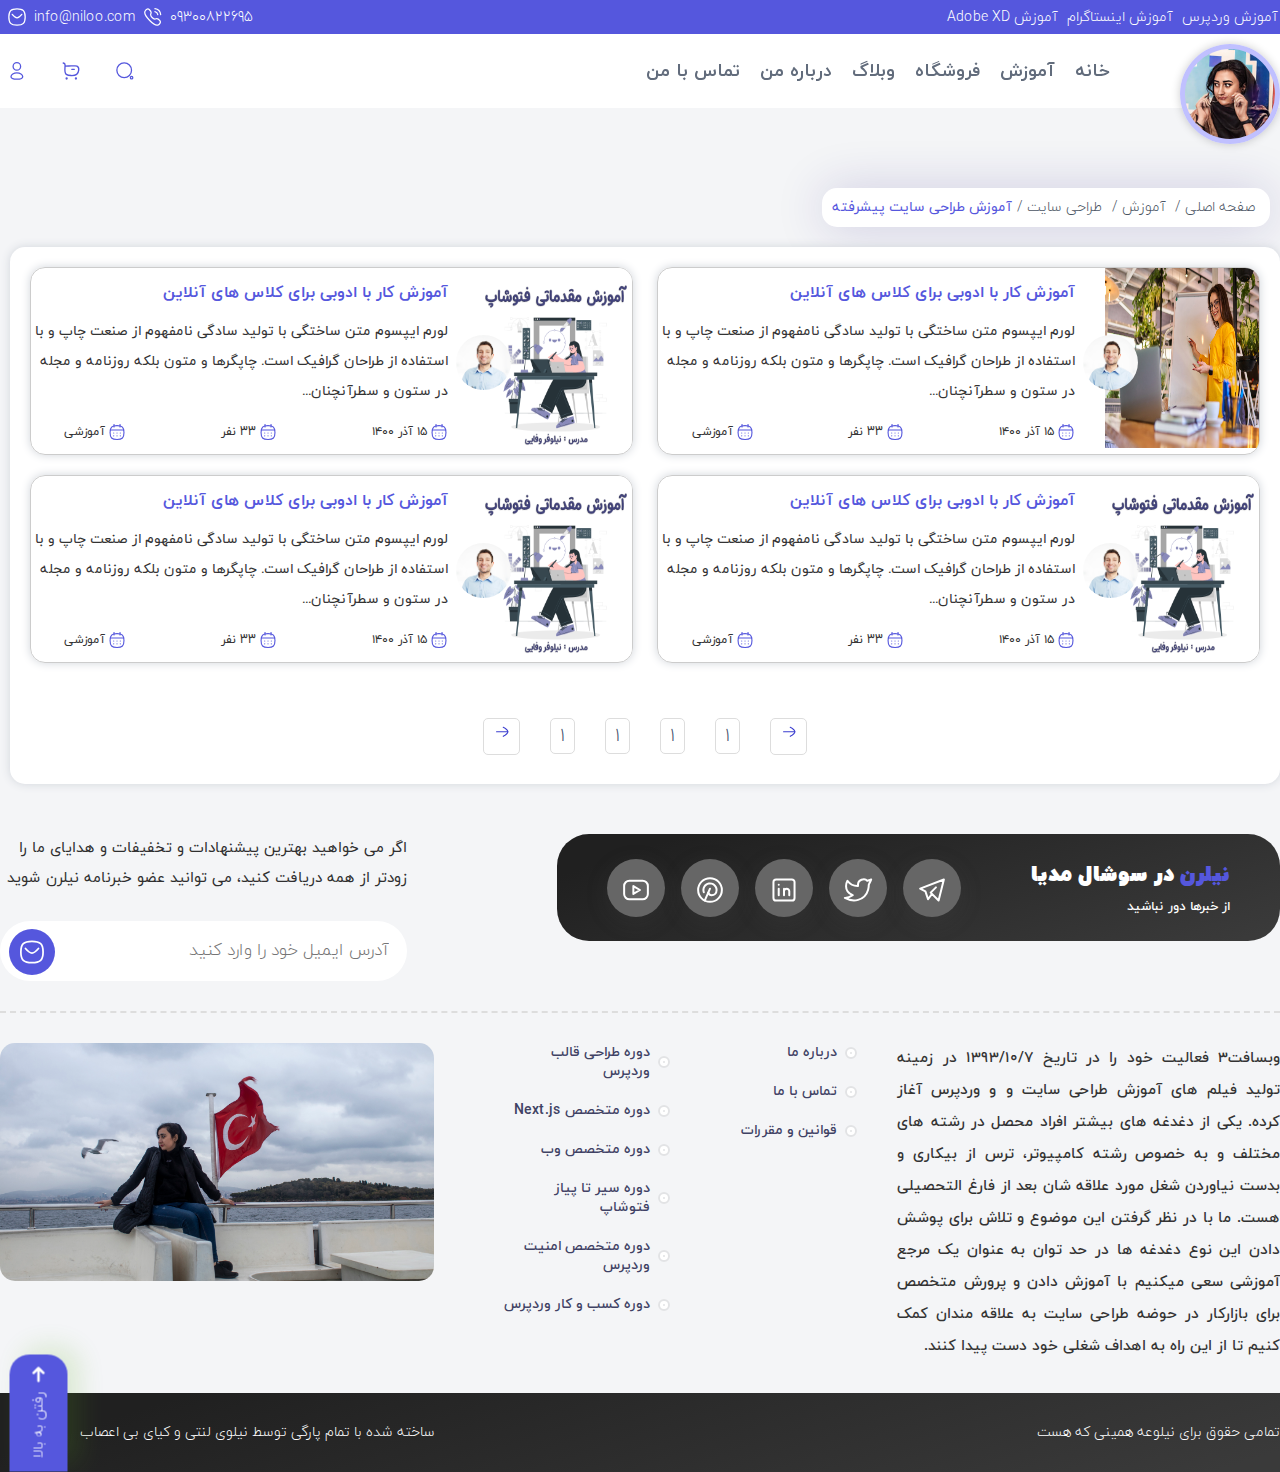
<file: category.html>
<!DOCTYPE html>
<html lang="en" dir="rtl">
  <head>
    <meta charset="UTF-8" />
    <meta name="viewport" content="width=device-width, initial-scale=1.0" />
    <link rel="stylesheet" href="./assets/css/font.css" />
    <link rel="stylesheet" href="assets/css/swiper-bundle.min.css" />
    <link rel="stylesheet" href="./assets/files/style.css" />
    <link rel="stylesheet" href="./assets/files/header.css" />
    <link rel="stylesheet" href="./assets/files/footer.css" />
    <link rel="stylesheet" href="./assets/files/responsive.css" />
    <link rel="stylesheet" href="./assets/files/category/style.css" />

    <title>نیلوفر وفایی</title>
  </head>
  <body>
    <!--Start Header-->
    <div class="top-head">
      <div class="top container">
        <div class="menu-top">
          <ul>
            <li><a href="#">آموزش وردپرس</a></li>
            <li><a href="#">آموزش اینستاگرام</a></li>
            <li><a href="#">آموزش Adobe XD</a></li>
          </ul>
        </div>

        <div class="contact-me">
          <span>09300822695</span>
          <span class="icon-container">
            <svg class="icon">
              <use xlink:href="/assets/images/svg-sprite.svg#calling"></use>
            </svg>
          </span>
          <span>info@niloo.com</span>
          <span class="icon-container">
            <svg class="icon">
              <use xlink:href="/assets/images/svg-sprite.svg#mail"></use>
            </svg>
          </span>
        </div>
      </div>
    </div>
    <div class="sticky-head">
      <div class="sticky container">
        <a class="nav-logo" href="#">
          <div id="progress">
            <img id="myImg" class="progress-value" src="assets/images/logo.jpg"  />
          </div>

          <div id="myModal" class="modal">
            <span class="close">&times;</span>
            <a href="https:instagram.com/niloofarvafaei.ir"><img class="modal-content" src="assets/images/instagram.jpg"/>
            </a>
              <div id="caption"></div>
          </div>

        </a>


        <div class="humber-menu">
          <div class="nav__toggler">
            <div class="bar bar-one"></div>
            <div class="bar bar-two"></div>
            <div class="bar bar-three"></div>
          </div>
    
          <div id="mySidenav" class="sidenav">
            <a class="closebtn">&times;</a>
            
            <ul>
              <li><a class="nav-item" href="#">خانه</a></li>
              <li><a class="nav-item" href="#">آموزش</a></li>
              <li><a class="nav-item" href="#">فروشگاه</a></li>
              <li><a class="nav-item" href="#">وبلاگ</a></li>
              <li><a class="nav-item" href="#">درباره من</a></li>
              <li><a class="nav-item" href="#">تماس با من</a></li>
            </ul>
        
          </div>
        </div>

        <nav class="navbar">

          <ul>
            <li><a href="#">خانه</a></li>
            <li><a href="#">آموزش</a></li>
            <li><a href="#">فروشگاه</a></li>
            <li><a href="#">وبلاگ</a></li>
            <li><a href="#">درباره من</a></li>
            <li><a href="#">تماس با من</a></li>
          </ul>

       
        </nav>
        <div class="login">
          <a href="#"
            ><span class="icon-container">
              <svg class="icon">
                <use xlink:href="/assets/images/svg-sprite.svg#search"></use>
              </svg>
            </span>
          </a>
          <a href="#"
            ><span class="icon-container">
              <svg class="icon">
                <use xlink:href="/assets/images/svg-sprite.svg#buy"></use>
              </svg>
            </span>
          </a>

          <a href="#"
            ><span class="icon-container">
              <svg class="icon">
                <use xlink:href="/assets/images/svg-sprite.svg#profile"></use>
              </svg>
            </span>
          </a>
        </div>
      </div>
    </div>
    <!--End Header-->

    <div class="single">
      <div class="container">
        <div class="breadcrumb">

          <ul>
            <li class="breadcrumb-path">
              <a href="#"> صفحه اصلی </a>
             </li>
             <li class="breadcrumb-path">
              <a href="#">  آموزش </a>
             </li>
             <li class="breadcrumb-path">
              <a href="#"> طراحی سایت  </a>
             </li>              <li class="breadcrumb-active"> آموزش طراحی سایت پیشرفته </li>
          </ul>

    
      </div>
        <!--start single-->
        <div class="single-flex">
          <div class="content">
            <div class="main-category box-shadow">
              <div class="article_box">
                <div class="article box-shadow">
                  <div class="img_article">
                    <img src="/assets/images/video-call.jpg" alt="">
                    <img src="/assets/images/user.png" alt="" class="teacher">
                  </div>
                  <div class="body_article">
                    <div class="title_article">
                      <h2><a href="#">آموزش کار با ادوبی برای کلاس های آنلاین</a></h2>
                    </div>
                    <div class="excerp_article">
                      <p>
                        لورم ایپسوم متن ساختگی با تولید سادگی نامفهوم از صنعت چاپ و با استفاده از طراحان گرافیک است. چاپگرها و متون بلکه روزنامه و مجله در ستون و سطرآنچنان...
                      </p>
                    </div>
                    <div class="meta_article">
                      <p>
                        <svg class="icon">
                          <use xlink:href="/assets/images/svg-sprite.svg#calender"></use>
                        </svg>
                        <span>۱۵ آذر ۱۴۰۰</span>
                      </p>
                      <p>
                        <svg class="icon">
                          <use xlink:href="/assets/images/svg-sprite.svg#calender"></use>
                        </svg>
                        <span>33 نفر</span>
                      </p>
                      <p>
                        <svg class="icon">
                          <use xlink:href="/assets/images/svg-sprite.svg#calender"></use>
                        </svg>
                        <span><a href="#">آموزشی</a></span>
                      </p>
                    </div>
                  </div>
                </div>

                <div class="article box-shadow">
                  <div class="img_article">
                    <img src="/assets/images/course.png" alt="">
                    <img src="/assets/images/user.png" alt="" class="teacher">
                  </div>
                  <div class="body_article">
                    <div class="title_article">
                      <h2><a href="#">آموزش کار با ادوبی برای کلاس های آنلاین</a></h2>
                    </div>
                    <div class="excerp_article">
                      <p>
                        لورم ایپسوم متن ساختگی با تولید سادگی نامفهوم از صنعت چاپ و با استفاده از طراحان گرافیک است. چاپگرها و متون بلکه روزنامه و مجله در ستون و سطرآنچنان...
                      </p>
                    </div>
                    <div class="meta_article">
                      <p>
                        <svg class="icon">
                          <use xlink:href="/assets/images/svg-sprite.svg#calender"></use>
                        </svg>
                        <span>۱۵ آذر ۱۴۰۰</span>
                      </p>
                      <p>
                        <svg class="icon">
                          <use xlink:href="/assets/images/svg-sprite.svg#calender"></use>
                        </svg>
                        <span>33 نفر</span>
                      </p>
                      <p>
                        <svg class="icon">
                          <use xlink:href="/assets/images/svg-sprite.svg#calender"></use>
                        </svg>
                        <span><a href="#">آموزشی</a></span>
                      </p>
                    </div>
                  </div>
                </div>

                <div class="article box-shadow">
                  <div class="img_article">
                    <img src="/assets/images/course.png" alt="">
                    <img src="/assets/images/user.png" alt="" class="teacher">
                  </div>
                  <div class="body_article">
                    <div class="title_article">
                      <h2><a href="#">آموزش کار با ادوبی برای کلاس های آنلاین</a></h2>
                    </div>
                    <div class="excerp_article">
                      <p>
                        لورم ایپسوم متن ساختگی با تولید سادگی نامفهوم از صنعت چاپ و با استفاده از طراحان گرافیک است. چاپگرها و متون بلکه روزنامه و مجله در ستون و سطرآنچنان...
                      </p>
                    </div>
                    <div class="meta_article">
                      <p>
                        <svg class="icon">
                          <use xlink:href="/assets/images/svg-sprite.svg#calender"></use>
                        </svg>
                        <span>۱۵ آذر ۱۴۰۰</span>
                      </p>
                      <p>
                        <svg class="icon">
                          <use xlink:href="/assets/images/svg-sprite.svg#calender"></use>
                        </svg>
                        <span>33 نفر</span>
                      </p>
                      <p>
                        <svg class="icon">
                          <use xlink:href="/assets/images/svg-sprite.svg#calender"></use>
                        </svg>
                        <span><a href="#">آموزشی</a></span>
                      </p>
                    </div>
                  </div>
                </div>

                <div class="article box-shadow">
                  <div class="img_article">
                    <img src="/assets/images/course.png" alt="">
                    <img src="/assets/images/user.png" alt="" class="teacher">
                  </div>
                  <div class="body_article">
                    <div class="title_article">
                      <h2><a href="#">آموزش کار با ادوبی برای کلاس های آنلاین</a></h2>
                    </div>
                    <div class="excerp_article">
                      <p>
                        لورم ایپسوم متن ساختگی با تولید سادگی نامفهوم از صنعت چاپ و با استفاده از طراحان گرافیک است. چاپگرها و متون بلکه روزنامه و مجله در ستون و سطرآنچنان...
                      </p>
                    </div>
                    <div class="meta_article">
                      <p>
                        <svg class="icon">
                          <use xlink:href="/assets/images/svg-sprite.svg#calender"></use>
                        </svg>
                        <span>۱۵ آذر ۱۴۰۰</span>
                      </p>
                      <p>
                        <svg class="icon">
                          <use xlink:href="/assets/images/svg-sprite.svg#calender"></use>
                        </svg>
                        <span>33 نفر</span>
                      </p>
                      <p>
                        <svg class="icon">
                          <use xlink:href="/assets/images/svg-sprite.svg#calender"></use>
                        </svg>
                        <span><a href="#">آموزشی</a></span>
                      </p>
                    </div>
                  </div>
                </div>

              
              </div>
              <div class="navigation">
                <nav class="nav">
                  <ul class="pagination">
                    <li class="page_item">
                      <a class="page_link" href="#">
                        <svg class="icon">
                          <use xlink:href="/assets/images/svg-sprite.svg#arrow-right"></use>
                        </svg>
                      </a>
                    </li>
                    <li class="page_item">
                      <a class="page_link" href="#">1</a>
                    </li>
                    <li class="page_item">
                      <a class="page_link" href="#">1</a>
                    </li>
                    <li class="page_item">
                      <a class="page_link" href="#">1</a>
                    </li>
                    <li class="page_item">
                      <a class="page_link" href="#">1</a>
                    </li>
                    <li class="page_item">
                      <a class="page_link" href="#">
                        <svg class="icon">
                          <use xlink:href="/assets/images/svg-sprite.svg#arrow-right"></use>
                        </svg>
                      </a>
                    </li>
                  </ul>
                </nav>
              </div>
            </div>
      </div>
    </div>
    </div>
    </div>
    <!-- Start Footer -->
    <footer>
      <div class="top-footer container">
        <div class="social-footer">
        <div class="social-back">
          <div class="title">
            <h4>
              <span>نیلرن</span>
              در سوشال مدیا
            </h4>
            <p>
              از خبرها دور نباشید
              <i class="fal fa-long-arrow-left"></i>
            </p>
          </div>
          <!-- social -->
          <div class="social">
            <!-- telegram -->
            <a
              href="https://t.me/account"
              target="_blank"
              rel="external nofollow ugc noopener"
            >
              <svg
                width="32"
                height="32"
                viewBox="0 0 32 32"
                fill="none"
                xmlns="http://www.w3.org/2000/svg"
              >
                <g opacity="1">
                  <path
                    d="M19.9549 13.3637L14.6822 18.6364L22.5913 26.5455L27.864 5.45459L4.13672 14.6819L9.40945 17.3182L12.0458 25.2273L16.0004 19.9546"
                    stroke="white"
                    stroke-width="2"
                    stroke-linecap="round"
                    stroke-linejoin="round"
                  ></path>
                </g>
              </svg>
              <span class="bg-gray"></span>
              <span class="bg-gradiant"></span>
            </a>
            <!-- twitter -->
            <a
              href="https://twitter.com/account"
              target="_blank"
              rel="external nofollow ugc noopener"
            >
              <svg
                width="32"
                height="32"
                viewBox="0 0 32 32"
                fill="none"
                xmlns="http://www.w3.org/2000/svg"
              >
                <g opacity="1">
                  <path
                    d="M29.182 5.46781C27.8638 6.11372 26.572 6.37604 25.2274 6.77281C23.7498 5.10531 21.5589 5.01304 19.4538 5.80131C17.3487 6.58958 15.9699 8.51677 16.0002 10.7274V12.0455C11.7227 12.1549 7.91313 10.2067 5.45472 6.77281C5.45472 6.77281 -0.0579134 16.5709 10.7274 21.2728C8.25981 22.9166 5.79877 24.0252 2.81836 23.9092C7.1789 26.2859 11.931 27.1031 16.045 25.9089C20.7641 24.538 24.6422 21.0013 26.1304 15.7035C26.5744 14.0922 26.7948 12.4276 26.7855 10.7564C26.7829 10.4281 28.776 7.10236 29.182 5.46649V5.46781Z"
                    stroke="white"
                    stroke-width="2"
                    stroke-linecap="round"
                    stroke-linejoin="round"
                  ></path>
                </g>
              </svg>
              <span class="bg-gray"></span>
              <span class="bg-gradiant"></span>
            </a>
            <!-- linkdin -->
            <a
              href="https://www.linkedin.com/in/account/"
              target="_blank"
              rel="external nofollow ugc noopener"
            >
              <svg
                width="32"
                height="32"
                viewBox="0 0 32 32"
                fill="none"
                xmlns="http://www.w3.org/2000/svg"
              >
                <g opacity="1">
                  <path
                    d="M23.9096 5.45459H8.09144C6.63542 5.45459 5.45508 6.63493 5.45508 8.09095V23.9091C5.45508 25.3652 6.63542 26.5455 8.09144 26.5455H23.9096C25.3657 26.5455 26.546 25.3652 26.546 23.9091V8.09095C26.546 6.63493 25.3657 5.45459 23.9096 5.45459Z"
                    stroke="white"
                    stroke-width="2"
                    stroke-linecap="round"
                    stroke-linejoin="round"
                  ></path>
                  <path
                    d="M10.7266 14.6819V21.2728"
                    stroke="white"
                    stroke-width="2"
                    stroke-linecap="round"
                    stroke-linejoin="round"
                  ></path>
                  <path
                    d="M10.7266 10.7273V10.7427"
                    stroke="white"
                    stroke-width="2"
                    stroke-linecap="round"
                    stroke-linejoin="round"
                  ></path>
                  <path
                    d="M16 21.2728V14.6819"
                    stroke="white"
                    stroke-width="2"
                    stroke-linecap="round"
                    stroke-linejoin="round"
                  ></path>
                  <path
                    d="M21.2727 21.2728V17.3182C21.2727 16.619 20.995 15.9485 20.5006 15.4541C20.0061 14.9596 19.3356 14.6819 18.6364 14.6819C17.9372 14.6819 17.2666 14.9596 16.7722 15.4541C16.2778 15.9485 16 16.619 16 17.3182"
                    stroke="white"
                    stroke-width="2"
                    stroke-linecap="round"
                    stroke-linejoin="round"
                  ></path>
                </g>
              </svg>
              <span class="bg-gray"></span>
              <span class="bg-gradiant"></span>
            </a>
            <!-- pinterest -->
            <a
              href="https://www.pinterest.com/account/"
              target="_blank"
              rel="external nofollow ugc noopener"
            >
              <svg
                width="32"
                height="32"
                viewBox="0 0 32 32"
                fill="none"
                xmlns="http://www.w3.org/2000/svg"
              >
                <g opacity="1">
                  <path
                    d="M10.7266 26.5455L15.9993 14.6819"
                    stroke="white"
                    stroke-width="2"
                    stroke-linecap="round"
                    stroke-linejoin="round"
                  ></path>
                  <path
                    d="M14.2855 18.6364C14.8615 20.3012 16.1705 21.2727 17.6468 21.2727C20.3768 21.2727 22.59 19.2243 22.59 16C22.5911 15.0375 22.3814 14.0864 21.9757 13.2136C21.5699 12.3409 20.9779 11.5675 20.2412 10.948C19.5046 10.3285 18.6412 9.87789 17.7118 9.62778C16.7823 9.37767 15.8094 9.33416 14.8613 9.50031C13.9133 9.66647 13.0131 10.0383 12.2241 10.5895C11.4352 11.1408 10.7765 11.8582 10.2944 12.6913C9.81236 13.5244 9.51861 14.4529 9.43382 15.4117C9.34904 16.3705 9.47527 17.3362 9.80365 18.2409"
                    stroke="white"
                    stroke-width="2"
                    stroke-linecap="round"
                    stroke-linejoin="round"
                  ></path>
                  <path
                    d="M16.0004 27.8637C22.5525 27.8637 27.864 22.5522 27.864 16.0001C27.864 9.44801 22.5525 4.13647 16.0004 4.13647C9.44825 4.13647 4.13672 9.44801 4.13672 16.0001C4.13672 22.5522 9.44825 27.8637 16.0004 27.8637Z"
                    stroke="white"
                    stroke-width="2"
                    stroke-linecap="round"
                    stroke-linejoin="round"
                  ></path>
                </g>
              </svg>
              <span class="bg-gray"></span>
              <span class="bg-gradiant"></span>
            </a>
            <!-- youtube -->
            <a
              href="https://www.youtube.com/channel/account"
              target="_blank"
              rel="external nofollow ugc noopener"
            >
              <svg
                width="32"
                height="32"
                viewBox="0 0 32 32"
                fill="none"
                xmlns="http://www.w3.org/2000/svg"
              >
                <g opacity="1">
                  <path
                    d="M22.5913 6.77271H9.40945C6.4974 6.77271 4.13672 9.13339 4.13672 12.0454V19.9545C4.13672 22.8666 6.4974 25.2273 9.40945 25.2273H22.5913C25.5033 25.2273 27.864 22.8666 27.864 19.9545V12.0454C27.864 9.13339 25.5033 6.77271 22.5913 6.77271Z"
                    stroke="white"
                    stroke-width="2"
                    stroke-linecap="round"
                    stroke-linejoin="round"
                  ></path>
                  <path
                    d="M13.3633 12.0454L19.9542 16L13.3633 19.9545V12.0454Z"
                    stroke="white"
                    stroke-width="2"
                    stroke-linecap="round"
                    stroke-linejoin="round"
                  ></path>
                </g>
              </svg>
              <span class="bg-gray"></span>
              <span class="bg-gradiant"></span>
            </a>
          </div>
        </div>
        </div>
        <div class="email-footer">
          <p>
            اگر می خواهید بهترین پیشنهادات و تخفیفات و هدایای ما را زودتر از همه
            دریافت کنید، می توانید عضو خبرنامه نیلرن شوید
          </p>
          <form action="">
            <input
              class="email-box"
              type="email"
              placeholder="آدرس ایمیل خود را وارد کنید"
            />
            <button type="submit" class="btn btn-danger" name="submit">
              <svg class="icon-large media">
                <use xlink:href="/assets/images/svg-sprite.svg#message"></use>
              </svg>
            </button>
          </form>
        </div>
      </div>

      <div class="mid-footer container">
        <div class="item widget-footer-1">
          <article class="article-full">
            <p>
              وبسافت3 فعالیت خود را در تاریخ 1393/10/7 در زمینه تولید فیلم های
              آموزش طراحی سایت و و وردپرس آغاز کرده. یکی از دغدغه های بیشتر
              افراد محصل در رشته های مختلف و به خصوص رشته کامپیوتر، ترس از
              بیکاری و بدست نیاوردن شغل مورد علاقه شان بعد از فارغ التحصیلی هست.
              ما با در نظر گرفتن این موضوع و تلاش برای پوشش دادن این نوع دغدغه
              ها در حد توان به عنوان یک مرجع آموزشی سعی میکنیم با آموزش دادن و
              پرورش متخصص برای بازارکار در حوضه طراحی سایت به علاقه مندان کمک
              کنیم تا از این راه به اهداف شغلی خود دست پیدا کنند.
            </p>
          </article>
        </div>
        <div class="item widget-footer-2">
          <ul>
            <li><a href="#" target="_blank">درباره ما</a></li>
            <li><a href="#" target="_blank">تماس با ما</a></li>
            <li><a href="#" target="_blank">قوانین و مقررات</a></li>
          </ul>
        </div>
        <div class="item widget-footer-3">
          <ul>
            <li><a href="#" target="_blank">دوره طراحی قالب وردپرس</a></li>
            <li><a href="#" target="_blank">دوره متخصص Next.js</a></li>
            <li><a href="#" target="_blank">دوره متخصص وب</a></li>
            <li><a href="#" target="_blank">دوره سیر تا پیاز فتوشاپ</a></li>
            <li><a href="#" target="_blank">دوره متخصص امنیت وردپرس</a></li>
            <li><a href="#" target="_blank">دوره کسب و کار وردپرس</a></li>
          </ul>
        </div>
        <div class="item widget-footer-4">
          <a
            href="https://www.nilofarvafaei.ir/"
            target="_blank"
            rel="noopener"
            dideo-checked="true"
          >
            <img src="assets/images/back.jpg"
          /></a>
        </div>
      </div>

      <div class="down-footer">
        <div class="container">
        <div class="d-foot">
          <div class="copy-right">
            <span>تمامی حقوق برای نیلوعه همینی که هست</span>
          </div>
          <div class="webdesigner">
            <span>ساخته شده با تمام پارگی توسط نیلوی لنتی و کیای بی اعصاب</span>
            <a
            id="scrollUp"
            href="#top"
            style="position: fixed; z-index: 2147483647"
            ><svg
              width="14"
              height="16"
              viewBox="0 0 14 16"
              fill="none"
              xmlns="http://www.w3.org/2000/svg"
            >
              <path
                d="M6.99922 14.4001L6.99922 1.6001M6.99922 1.6001L11.7992 6.4001M6.99922 1.6001L2.19922 6.4001"
                stroke="white"
                stroke-width="2.5"
                stroke-linecap="round"
                stroke-linejoin="round"
              ></path></svg
            ><span> رفتن به بالا </span></a
          >
          </div>
         
        </div>
      </div>
      </div>
    </footer>
    <!-- End Footer -->
    <script src="assets/js/jquery-3.5.1.min.js"></script>
    <script src="assets/js/swiper-bundle.min.js"></script>
    <script src="assets/js/main.js"></script>
  </body>
</html>
</file>
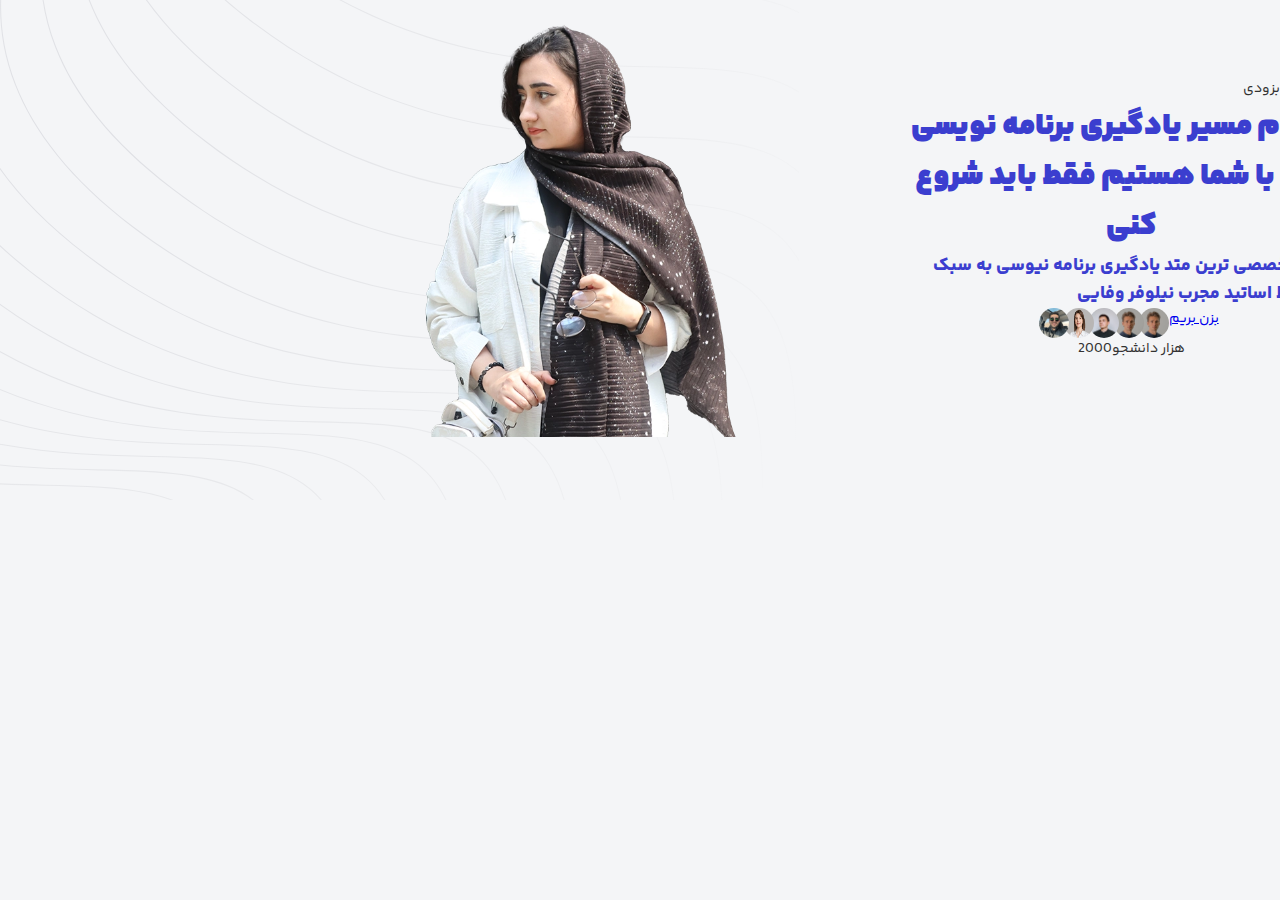
<file: hero.html>
<!DOCTYPE html>
<html lang="en">
  <head>
    <meta charset="UTF-8" />
    <meta name="viewport" content="width=device-width, initial-scale=1.0" />
    <title>Document</title>
    <link rel="stylesheet" href="./assets/css/css.css" />
    <link rel="stylesheet" href="assets/css/fonts.css" />
  </head>
  <body>
    <section class="hero">
      <div class="container">
        <din class="main-hero">
          <div class="hero_text">
            <div class="soon-hero">
                <span class="discount">
                    <svg class="icon">
                        <use xlink:href="/assets/images/svg-sprite.svg#discount"></use>
                      </svg>
                    تخفیف</span>
            <span>بزودی</span>
            </div>
            
            <h2>
              تا اتمام مسیر یادگیری برنامه نویسی سایت با شما هستیم فقط باید شروع
              کنی
            </h2>
            <h3>
              بهترین و تخصصی ترین متد یادگیری برنامه نیوسی به سبک مدرن توسط
              اساتید مجرب نیلوفر وفایی
            </h3>
            <div class="border"></div>
            <div class="lets">
              <a href="#">بزن بریم</a>
              <img class="img-user" src="/assets/images/user1.webp" alt="" />
              <img class="img-user"
                src="/assets/images/user1.webp"
                alt=""
              />
              <img class="img-user" src="/assets/images/user2.webp" alt="" />
              <img class="img-user"
                src="/assets/images/user3.webp"
                alt=""
              /><img class="img-user" src="/assets/images/user4.webp" alt="" />
            </div>
            <span>هزار دانشجو2000 </span>
          </div>
          <div class="hero_img">
            <img src="./assets/images/banner.webp" alt="" />
            <svg
              xmlns="http://www.w3.org/2000/svg"
              width="800"
              height="500"
              fill="none"
              class="absolute left-0 top-0 hidden md:block"
            >
              <path
                fill="url(#pattern_svg__a)"
                fill-opacity="0.58"
                fill-rule="evenodd"
                d="M294.918-704.726c-54.101 57.277-121.087 135.359-143.444 222.847-7.332 28.694-9.866 58.402-5.57 88.719-4.438 20.721-6.292 41.938-4.817 63.503l-.184.707-.244.947c-4.361 17.065-7.024 34.489-7.563 52.186a281.333 281.333 0 0 0-5.329 18.222 260.904 260.904 0 0 0-2.749 11.905C77.475-192.311 27.452-125.64 8.728-52.372-2.453-8.61-2.473 37.512 15.869 84.554c18.342 47.037 55.024 94.95 117.175 142.329 144.754 110.349 281.198 113.543 386.269 116.002h.006c9.754.228 19.237.45 28.432.751 54.16 1.772 98.157 6.281 128.486 30.73 30.294 24.42 47.085 68.859 46.453 150.884l1.053.008c.633-82.119-16.166-126.981-46.845-151.712-30.644-24.702-75.003-29.192-129.113-30.962-9.175-.301-18.635-.522-28.362-.75l-.043-.001-.028-.001h-.007c-105.061-2.462-241.19-5.651-385.663-115.786-62.04-47.294-98.579-95.062-116.832-141.875C-1.402 37.364-1.388-8.53 9.749-52.11c18.505-72.414 67.712-138.42 114.855-191.528-.473 2.392-.911 4.79-1.313 7.195a333.202 333.202 0 0 0-3.436 8.411c-31.024 41.59-58.194 88.325-70.915 138.105C37.757-46.166 37.737-.043 56.08 46.998c18.341 47.037 55.024 94.951 117.174 142.33C318.008 299.676 454.452 302.87 559.523 305.329c9.756.228 19.242.45 28.438.751 54.16 1.772 98.157 6.282 128.486 30.73 30.294 24.42 47.085 68.859 46.454 150.884l1.053.008c.632-82.118-16.166-126.981-46.846-151.711-30.643-24.702-75.003-29.193-129.112-30.963-9.201-.301-18.687-.523-28.441-.752-105.06-2.462-241.189-5.651-385.662-115.786-62.039-47.294-98.578-95.062-116.832-141.874C38.81-.192 38.824-46.086 49.961-89.667c12.368-48.403 38.455-93.943 68.474-134.682a307.6 307.6 0 0 0-1.793 4.856c-14.842 26.196-26.923 53.797-34.233 82.403C71.226-93.329 71.206-47.206 89.549-.164c18.341 47.036 55.023 94.95 117.174 142.329 144.754 110.349 281.198 113.542 386.269 116.001 9.756.229 19.241.451 28.438.752 54.16 1.771 98.157 6.281 128.486 30.73 30.294 24.42 47.085 68.858 46.453 150.884l1.053.008c.633-82.119-16.166-126.981-46.845-151.712-30.644-24.702-75.003-29.193-129.113-30.963-9.2-.301-18.686-.523-28.44-.752-105.061-2.461-241.19-5.651-385.663-115.785C145.322 94.034 108.783 46.266 90.53-.547c-18.252-46.807-18.238-92.702-7.101-136.282 6.799-26.606 17.742-52.347 31.205-76.901a282.521 282.521 0 0 0-6.024 20.312c-11.183 43.761-11.203 89.884 7.14 136.925 18.341 47.037 55.024 94.951 117.174 142.33 144.754 110.349 281.198 113.542 386.269 116.001 9.756.229 19.242.451 28.438.752 54.16 1.771 98.157 6.281 128.486 30.73 30.294 24.42 47.085 68.858 46.454 150.883l1.053.008c.632-82.118-16.166-126.98-46.846-151.711-30.643-24.702-75.003-29.193-129.112-30.963-9.201-.301-18.687-.523-28.441-.752-105.061-2.461-241.189-5.651-385.662-115.786-62.039-47.293-98.578-95.061-116.832-141.874-18.251-46.808-18.238-92.702-7.101-136.283 2.231-8.729 4.908-17.365 7.973-25.896a455.488 455.488 0 0 1 4.219-7.282c-4.231 34.255-.942 69.692 13.086 105.667 18.34 47.037 55.023 94.95 117.174 142.329C396.835 132.009 533.28 135.202 638.351 137.662h.01c9.752.228 19.234.45 28.428.751 54.16 1.772 98.156 6.281 128.486 30.73 30.293 24.42 47.085 68.859 46.453 150.884l1.053.008c.632-82.119-16.166-126.981-46.845-151.712-30.644-24.702-75.004-29.192-129.113-30.963-9.2-.301-18.687-.523-28.441-.751-105.06-2.462-241.189-5.651-385.662-115.786-62.039-47.294-98.578-95.062-116.831-141.875-14.286-36.635-17.382-72.712-12.713-107.557a491.081 491.081 0 0 1 6.592-10.675 732.12 732.12 0 0 1 4.58-5.807c2.021 17.812 6.366 35.844 13.451 54.014 18.341 47.036 55.024 94.95 117.174 142.329C409.727 61.6 546.171 64.794 651.242 67.253h.01c9.753.229 19.235.45 28.428.752 54.16 1.772 98.157 6.281 128.486 30.73 30.294 24.42 47.085 68.859 46.454 150.883l1.053.009c.632-82.119-16.166-126.981-46.846-151.712-30.643-24.702-75.003-29.193-129.112-30.963-9.201-.3-18.687-.523-28.441-.752-105.061-2.461-241.189-5.65-385.662-115.785-62.039-47.294-98.578-95.062-116.832-141.875-7.188-18.436-11.543-36.73-13.502-54.797a845.635 845.635 0 0 1 19.004-22.885c.363.969.733 1.938 1.111 2.908 18.341 47.037 55.024 94.951 117.174 142.329C417.321-13.555 553.765-10.362 658.836-7.903c9.756.228 19.242.45 28.438.751 54.16 1.772 98.157 6.281 128.486 30.73 30.294 24.42 47.085 68.859 46.454 150.884l1.053.008c.632-82.119-16.166-126.98-46.846-151.712C785.778-1.943 741.418-6.434 687.309-8.204c-9.2-.301-18.687-.524-28.441-.752-105.06-2.462-241.189-5.651-385.662-115.786-62.039-47.294-98.578-95.062-116.832-141.874a233.926 233.926 0 0 1-1.308-3.437c8.993-10.434 17.993-20.419 26.773-29.907 20.958 32.395 51.518 64.99 93.949 97.337C420.542-92.275 556.986-89.081 662.057-86.622h.01c9.753.228 19.235.45 28.428.751 54.16 1.772 98.157 6.282 128.486 30.73 30.294 24.42 47.085 68.86 46.454 150.884l1.053.008c.632-82.118-16.166-126.98-46.846-151.711-30.643-24.702-75.003-29.193-129.112-30.963-9.201-.301-18.687-.523-28.441-.752-105.061-2.462-241.189-5.65-385.662-115.786-42.453-32.363-72.966-64.948-93.849-97.297 3.566-3.848 7.095-7.614 10.572-11.294l-.766-.723a1635.043 1635.043 0 0 0-10.394 11.103 268.22 268.22 0 0 1-2.82-4.501c15.971-19.147 32.213-36.912 47.448-53.042l-.765-.723c-15.164 16.054-31.341 33.743-47.263 52.815a261.197 261.197 0 0 1-6.834-11.943c25.664-36.14 54.853-68.728 81.063-96.477l-.765-.723c-26.105 27.637-55.209 60.118-80.853 96.163a241.546 241.546 0 0 1-8.823-18.422c30.514-54.174 72.966-102.411 109.599-141.195l-.766-.723c-36.468 38.609-78.79 86.671-109.352 140.695a230.18 230.18 0 0 1-2.264-5.587 221.086 221.086 0 0 1-6.202-18.187c28.888-72.669 84.887-137.283 131.475-186.606l-.765-.723C237.79-501.82 182.036-437.542 152.918-365.169a211.185 211.185 0 0 1-5.945-27.953 261.494 261.494 0 0 1 2.3-9.777c22.283-87.197 89.083-165.103 143.19-222.385l-.766-.723C237.596-568.731 170.61-490.648 148.253-403.16a266.394 266.394 0 0 0-1.69 7.008c-3.728-29.182-1.141-57.791 5.931-85.466 22.283-87.196 89.083-165.103 143.189-222.385l-.765-.723ZM125.992-245.2c-.313 1.524-.611 3.05-.895 4.579a357.882 357.882 0 0 1 3.295-7.264c-.799.891-1.599 1.786-2.4 2.685Zm4.854-5.412a354.712 354.712 0 0 0-6.536 14.463 220.83 220.83 0 0 0-.45 2.803 671.354 671.354 0 0 1 5.051-6.551 519.513 519.513 0 0 1 5.144-7.936 213.29 213.29 0 0 1-.499-5.772c-.902.993-1.805 1.991-2.71 2.993Zm2.61-4.447-.973 1.069a460.2 460.2 0 0 1 .922-1.864l.051.795Zm1.08.377c.124 1.817.271 3.637.442 5.458a591.877 591.877 0 0 1 17.324-24.599 1483.102 1483.102 0 0 0-17.766 19.141Zm17.588-20.487a1514.904 1514.904 0 0 0-17.682 19.027l-.053-.909-.038-.69c4.588-9.094 9.546-18.036 14.797-26.813a219.927 219.927 0 0 0 2.976 9.385Zm-22.16 23.962a1105.138 1105.138 0 0 0-3.539 3.94c.72-3.369 1.508-6.725 2.363-10.067a276.513 276.513 0 0 1 4.227-14.798c-.065 4.705.023 9.428.27 14.168a377.01 377.01 0 0 0-3.321 6.757Zm-10.167 26.237c.325-.849.653-1.698.985-2.545.481-.644.962-1.287 1.445-1.928l-.066.48a470.286 470.286 0 0 0-2.364 3.993Zm2.481-6.291.254-.336.066-.449-.09.22-.136.334-.094.231Zm31.585-39.009a854.305 854.305 0 0 0-17.94 21.527 588.46 588.46 0 0 1 16.996-24.143c.308.871.623 1.743.944 2.616Zm27.387-30.604c-8.719 9.418-17.66 19.33-26.6 29.691-.331-.908-.656-1.816-.974-2.723 8.056-10.828 16.379-21.312 24.783-31.413.91 1.481 1.841 2.963 2.791 4.445Zm-3.372-5.394a262.166 262.166 0 0 1-6.802-11.839c-7.416 10.487-14.532 21.272-21.189 32.322a218.902 218.902 0 0 0 3.371 10.677c8.01-10.742 16.277-21.141 24.62-31.16Zm-29.129 20.333c-5.131 8.536-9.989 17.231-14.501 26.071a215.546 215.546 0 0 1-.104-15.769c3.047-9.249 6.564-18.381 10.479-27.382a213.413 213.413 0 0 0 4.126 17.08Zm21.771-33.208c-7.35 10.374-14.41 21.042-21.026 31.973a211.863 211.863 0 0 1-4.127-17.541c4.897-11.096 10.396-21.991 16.361-32.657a243.333 243.333 0 0 0 8.792 18.225Zm-9.314-19.446a230.364 230.364 0 0 1-2.592-6.364 222.126 222.126 0 0 1-5.848-16.979c-4.161 10.628-7.737 21.428-10.616 32.375a209.87 209.87 0 0 0 2.876 23.019c4.863-10.889 10.299-21.581 16.18-32.051Zm-16.935 33.754a211.01 211.01 0 0 1-2.935-21.552c-3.851 15.409-6.306 31.105-7.05 47.025 2.948-8.598 6.296-17.093 9.985-25.473Zm8.01-58.739c-3.998 10.09-7.475 20.336-10.334 30.718-1.041-19.42.612-38.555 4.405-57.294a212.824 212.824 0 0 0 5.929 26.576Zm-189.3 339.885c22.357-87.489 89.343-165.571 143.444-222.848l.766.723C53.085-188.532-13.716-110.625-35.999-23.429c-11.136 43.581-11.15 89.476 7.102 136.283 18.253 46.813 54.792 94.581 116.831 141.875 144.473 110.134 280.602 113.324 385.662 115.785 9.754.229 19.241.451 28.441.752 54.109 1.77 98.469 6.261 129.113 30.963 30.679 24.731 47.477 69.593 46.845 151.712l-1.053-.009c.632-82.024-16.16-126.463-46.453-150.883-30.33-24.449-74.326-28.958-128.486-30.73-9.123-.299-18.53-.519-28.203-.746l-.05-.001-.035-.001-.031-.001-.037-.001h-.033l-.032-.001-.018-.001c-105.071-2.459-241.515-5.652-386.268-116.001-62.151-47.379-98.834-95.293-117.175-142.329-18.342-47.042-18.323-93.164-7.14-136.926Zm93.636-201.38C2.516-167.792-64.47-89.71-86.827-2.222-98.01 41.54-98.03 87.662-79.687 134.704c18.34 47.037 55.023 94.951 117.174 142.329 144.754 110.349 281.198 113.543 386.269 116.002h.017l.057.002h.027c9.72.228 19.172.449 28.337.749 54.16 1.772 98.157 6.282 128.486 30.73 30.294 24.42 47.085 68.859 46.453 150.884l1.053.008c.633-82.118-16.166-126.981-46.845-151.711-30.644-24.702-75.003-29.193-129.113-30.963-9.2-.301-18.686-.523-28.44-.752-105.061-2.462-241.19-5.651-385.663-115.786-62.039-47.294-98.578-95.062-116.831-141.874C-96.958 87.514-96.944 41.62-85.807-1.961c22.282-87.197 89.083-165.103 143.19-222.385l-.766-.723ZM-139.336 14.062c22.357-87.488 89.343-165.57 143.444-222.847l.765.723C-49.233-150.78-116.033-72.873-138.316 14.323c-11.137 43.581-11.15 89.475 7.101 136.283 18.253 46.812 54.792 94.58 116.832 141.874 144.472 110.135 280.601 113.325 385.662 115.786 9.754.229 19.24.451 28.441.752 54.109 1.77 98.468 6.261 129.112 30.963 30.679 24.73 47.478 69.593 46.845 151.711l-1.052-.008c.631-82.025-16.16-126.464-46.454-150.884-30.329-24.448-74.326-28.958-128.486-30.73-9.196-.301-18.682-.523-28.438-.751-105.071-2.459-241.515-5.653-386.269-116.001-62.15-47.379-98.833-95.293-117.174-142.33-18.343-47.041-18.323-93.164-7.14-136.926Zm89.35-209.788C-104.087-138.449-171.072-60.367-193.43 27.121c-11.183 43.762-11.202 89.885 7.141 136.926 18.34 47.037 55.023 94.951 117.174 142.33C75.638 416.726 212.083 419.919 317.154 422.378c9.756.228 19.241.45 28.438.751 54.16 1.772 98.156 6.282 128.486 30.73 30.294 24.42 47.085 68.859 46.453 150.884l1.053.008c.632-82.118-16.166-126.98-46.845-151.711-30.644-24.702-75.004-29.193-129.113-30.963-9.2-.301-18.686-.523-28.441-.752-105.06-2.461-241.189-5.651-385.662-115.786-62.039-47.294-98.578-95.062-116.831-141.874-18.252-46.808-18.238-92.702-7.101-136.283 22.282-87.196 89.083-165.103 143.189-222.385l-.766-.723Zm-198.289 234.33c22.357-87.488 89.343-165.571 143.444-222.847l.765.723c-54.106 57.282-120.907 135.188-143.189 222.385-11.137 43.58-11.151 89.475 7.101 136.283 18.253 46.812 54.792 94.58 116.831 141.874C21.15 427.157 157.279 430.346 262.34 432.808c9.754.228 19.24.451 28.44.752 54.11 1.77 98.469 6.261 129.113 30.962 30.679 24.731 47.478 69.593 46.845 151.712l-1.053-.008c.632-82.025-16.159-126.464-46.453-150.884-30.329-24.448-74.326-28.958-128.486-30.73-9.197-.301-18.682-.523-28.438-.751-105.071-2.459-241.515-5.653-386.269-116.002-62.151-47.378-98.833-95.292-117.174-142.329-18.343-47.042-18.323-93.164-7.14-136.926Zm88.481-211.63c-54.101 57.277-121.087 135.36-143.444 222.848-11.183 43.762-11.203 89.884 7.14 136.926 18.341 47.037 55.023 94.95 117.174 142.329C-34.17 439.426 102.274 442.62 207.345 445.079c9.756.228 19.241.45 28.438.751 54.16 1.772 98.157 6.281 128.486 30.73 30.294 24.42 47.085 68.859 46.453 150.884l1.053.008c.633-82.119-16.166-126.981-46.845-151.712-30.644-24.702-75.003-29.192-129.113-30.962-9.2-.301-18.686-.524-28.44-.752-105.061-2.462-241.19-5.651-385.663-115.786-62.039-47.294-98.578-95.062-116.831-141.875-18.252-46.807-18.238-92.701-7.101-136.282 22.282-87.197 89.083-165.103 143.189-222.386l-.765-.723ZM-357.871 61.76c22.357-87.489 89.343-165.571 143.444-222.848l.765.723c-54.106 57.282-120.906 135.189-143.189 222.386-11.137 43.58-11.15 89.475 7.101 136.282 18.254 46.813 54.793 94.581 116.832 141.874C-88.445 450.312 47.683 453.502 152.744 455.963c9.754.229 19.24.451 28.441.752 54.109 1.77 98.469 6.261 129.112 30.963 30.68 24.731 47.478 69.593 46.846 151.712l-1.053-.009c.631-82.025-16.16-126.463-46.454-150.883-30.329-24.449-74.326-28.959-128.486-30.73-9.196-.301-18.682-.523-28.438-.752-105.07-2.459-241.515-5.652-386.269-116.001-62.15-47.379-98.833-95.293-117.174-142.329-18.343-47.042-18.323-93.165-7.14-136.926Zm89.504-209.469c-54.101 57.277-121.086 135.36-143.444 222.848-11.183 43.762-11.202 89.884 7.141 136.926 18.34 47.037 55.023 94.95 117.174 142.329C-142.743 464.743-6.298 467.937 98.772 470.396c9.757.228 19.242.45 28.439.751 54.16 1.772 98.156 6.281 128.486 30.73 30.293 24.42 47.085 68.859 46.453 150.884l1.053.008c.632-82.119-16.166-126.981-46.845-151.712-30.644-24.702-75.004-29.192-129.113-30.962-9.2-.301-18.687-.524-28.44-.752-105.061-2.462-241.19-5.651-385.663-115.786-62.039-47.294-98.578-95.062-116.831-141.875-18.252-46.807-18.238-92.701-7.101-136.282 22.282-87.197 89.083-165.103 143.189-222.386l-.766-.723Zm-196.429 238.17c22.357-87.49 89.343-165.571 143.444-222.848l.765.723C-374.693-74.382-441.494 3.525-463.776 90.721c-11.137 43.581-11.151 89.475 7.101 136.283 18.253 46.812 54.792 94.58 116.831 141.874C-195.371 479.013-59.242 482.203 45.819 484.664c9.754.229 19.24.451 28.44.752 54.11 1.77 98.469 6.261 129.113 30.963 30.679 24.73 47.478 69.593 46.845 151.711l-1.053-.008c.632-82.025-16.159-126.464-46.453-150.883-30.329-24.449-74.326-28.959-128.486-30.731-9.197-.301-18.682-.523-28.438-.751-105.071-2.459-241.515-5.652-386.269-116.001-62.151-47.379-98.833-95.293-117.174-142.33-18.343-47.041-18.323-93.164-7.14-136.925Zm91.599-205.252c-54.101 57.277-121.087 135.36-143.444 222.848-11.183 43.762-11.202 89.884 7.14 136.926 18.341 47.037 55.024 94.95 117.175 142.329C-247.573 497.661-111.129 500.854-6.058 503.314c9.756.228 19.242.45 28.439.751 54.16 1.772 98.156 6.281 128.486 30.73 30.293 24.42 47.085 68.859 46.453 150.884l1.053.008c.632-82.119-16.166-126.981-46.846-151.712-30.643-24.702-75.003-29.192-129.112-30.963-9.2-.301-18.687-.523-28.44-.751-105.061-2.462-241.19-5.651-385.663-115.786-62.039-47.294-98.578-95.062-116.832-141.875-18.251-46.807-18.237-92.701-7.101-136.282 22.283-87.197 89.084-165.103 143.19-222.386l-.766-.723Z"
                clip-rule="evenodd"
              ></path>
              <defs>
                <radialGradient
                  id="pattern_svg__a"
                  cx="0"
                  cy="0"
                  r="1"
                  gradientTransform="rotate(37.829 -169.861 190.972) scale(795.184 813.312)"
                  gradientUnits="userSpaceOnUse"
                >
                  <stop stop-color="#363853" stop-opacity="0.2"></stop>
                  <stop offset="1" stop-color="#1E1E1E" stop-opacity="0"></stop>
                  <stop offset="1" stop-color="#0E0E35" stop-opacity="0"></stop>
                  <stop offset="1" stop-color="#363853"></stop>
                </radialGradient>
              </defs>
            </svg>
          </div>
        </din>
      </div>
    </section>
  </body>
</html>
</file>
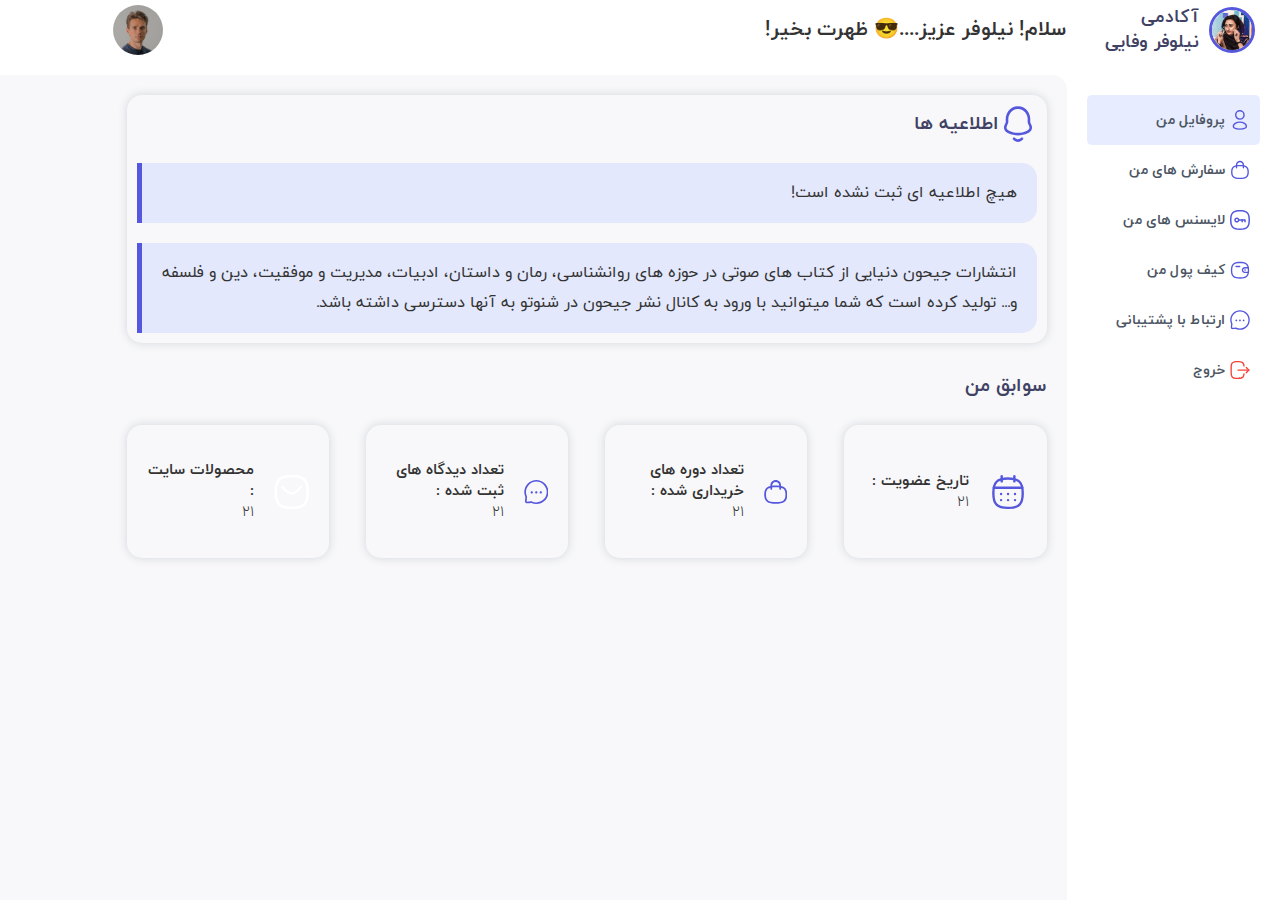
<file: my-account.html>
<!DOCTYPE html>
<html lang="en" dir="rtl">
  <head>
    <meta charset="UTF-8" />
    <meta name="viewport" content="width=device-width, initial-scale=1.0" />
    <title>Custom WordPress Dashboard</title>
    <link rel="stylesheet" href="./assets/files/style.css" />
    <link rel="stylesheet" href="./assets/css/font.css" />
    <link rel="stylesheet" href="/assets/files/my-account/my-acount.css" />
  </head>
  <body>
    <div class="dashboard-container">
      <div class="header-dashboard">
        <div class="header-content">
          <div class="panel-head">
            <a class="nav-logo" href="#">
              <img src="assets/images/logo.jpg" />
              <h2>آکادمی نیلوفر وفایی</h2>
            </a>
          </div>
            <div class="left">
                <div class="hello-user">
                    <span>سلام!</span>
                    <span> نیلوفر</span>
                    <span>عزیز....😎</span>
                    <span>ظهرت بخیر!</span>
                  </div>
                  <img src="./assets/images/user1.webp" alt="" />

            </div>
     
          
        </div>
    </div>  
      <aside class="dashboard-sidebar">
        <div class="logo"></div>
        <nav class="dashboard-nav">
          <ul>
            <li>
              <a class="menu-item active" data-content="profile" href="#">
                <svg class="icon-panel">
                  <use xlink:href="/assets/images/svg-sprite.svg#profile"></use>
                </svg>
                پروفایل من</a
              >
            </li>

            <li>
              <a class="menu-item" data-content="order" href="#">
                <svg class="icon-panel">
                  <use xlink:href="/assets/images/svg-sprite.svg#bag"></use>
                </svg>
                سفارش های من</a
              >
            </li>
            <li>
              <a class="menu-item" data-content="license" href="#">
                <svg class="icon-panel">
                  <use
                    xlink:href="/assets/images/svg-sprite.svg#password"
                  ></use>
                </svg>
                لایسنس های من</a
              >
            </li>
            <li>
              <a class="menu-item" data-content="wallet" href="#">
                <svg class="icon-panel">
                  <use xlink:href="/assets/images/svg-sprite.svg#wallet"></use>
                </svg>
                کیف پول من</a
              >
            </li>
            <li>
              <a class="menu-item" data-content="support" href="#">
                <svg class="icon-panel">
                  <use
                    xlink:href="/assets/images/svg-sprite.svg#chat-border"
                  ></use>
                </svg>
                ارتباط با پشتیبانی</a
              >
            </li>
            <li>
              <a class="menu-item exit" data-content="exit" href="#">
                <svg class="icon-panel">
                  <use xlink:href="/assets/images/svg-sprite.svg#logout"></use>
                </svg>
                خروج</a
              >
            </li>
          </ul>
        </nav>
      </aside>
      <main class="dashboard-content">
        <div class="content dash-profile active" id="content-profile">
          <div class="info-notif box-shadow">
            <div class="icon-notif">
              <svg class="icon-large">
                <use
                  xlink:href="/assets/images/svg-sprite.svg#Notification"
                ></use>
              </svg>
              <h3>اطلاعیه ها</h3>
            </div>
            <div class="notification">
              <p>هیچ اطلاعیه ای ثبت نشده است!</p>
            </div>
            <div class="notification">
              <p>
                انتشارات جیحون دنیایی از کتاب های صوتی در حوزه های روانشناسی،
                رمان و داستان، ادبیات، مدیریت و موفقیت، دین و فلسفه و... تولید
                کرده است که شما میتوانید با ورود به کانال نشر جیحون در شنوتو به
                آنها دسترسی داشته باشد.
              </p>
            </div>
          </div>
          <h3>سوابق من</h3>
          <div class="information">
            <div class="info box-shadow">
              <svg class="icon-large">
                <use xlink:href="/assets/images/svg-sprite.svg#calender"></use>
              </svg>
              <div class="info-content">
                <h4>تاریخ عضویت :</h4>
                <span>21</span>
              </div>
            </div>

            <div class="info box-shadow">
              <svg class="icon-large">
                <use xlink:href="/assets/images/svg-sprite.svg#bag"></use>
              </svg>
              <div class="info-content">
                <h4>تعداد دوره های خریداری شده :</h4>
                <span>21</span>
              </div>
            </div>

            <div class="info box-shadow">
              <svg class="icon-large">
                <use
                  xlink:href="/assets/images/svg-sprite.svg#chat-border"
                ></use>
              </svg>
              <div class="info-content">
                <h4>تعداد دیدگاه های ثبت شده :</h4>
                <span>21</span>
              </div>
            </div>

            <div class="info box-shadow">
              <svg class="icon-large">
                <use xlink:href="/assets/images/svg-sprite.svg#mail"></use>
              </svg>
              <div class="info-content">
                <h4>محصولات سایت :</h4>
                <span>21</span>
              </div>
            </div>
          </div>
        </div>
        <div class="content dash-order" id="content-order">
          <div class="order">
            <h3>سفارش های من</h3>

            <div class="order-content">
              <div class="notification">
                <p>هیچ سفارشی ثبت نشده است!</p>
              </div>
            </div>

            <div class="order-content">
              <table class="box-shadow">
                <thead>
                  <tr>
                    <th>کد سفارش</th>
                    <th>شرح سفارش</th>
                    <th>تاریخ</th>
                    <th>مبلغ</th>
                    <th>وضعیت سفارش</th>
                  </tr>
                </thead>
                <tbody>
                  <tr>
                    <td>#1563</td>
                    <td>دوره آموزش طراحی سایت</td>
                    <td>12/4/1402</td>
                    <td>2150 میلیون</td>
                    <td>موفق</td>
                  </tr>
                  <tr>
                    <td>#1563</td>
                    <td>دوره آموزش طراحی سایت</td>
                    <td>12/4/1402</td>
                    <td>2150 میلیون</td>
                    <td>موفق</td>
                  </tr>
                  <tr>
                    <td>#1563</td>
                    <td>دوره آموزش طراحی سایت</td>
                    <td>12/4/1402</td>
                    <td>2150 میلیون</td>
                    <td>موفق</td>
                  </tr>
                </tbody>
              </table>
            </div>
          </div>
        </div>
        <div class="content dash-license" id="content-license">
          <div class="license">
            <h3>لایسنس های من</h3>

            <div class="license-content">
              <div class="notification">
                <p>هیچ لایسنسی ثبت نشده است!</p>
              </div>
            </div>

            <div class="license-content">
              <table class="box-shadow">
                <thead>
                  <tr>
                    <th>کد سفارش</th>
                    <th>شرح سفارش</th>
                    <th>تاریخ</th>
                    <th>لایسنس</th>
                    <th>مبلغ</th>
                    <th>وضعیت سفارش</th>
                  </tr>
                </thead>
                <tbody>
                  <tr>
                    <td>#1563</td>
                    <td>دوره آموزش طراحی سایت</td>
                    <td>12/4/1402</td>
                    <td>کپی کد لایسنس</td>
                    <td>2150 میلیون</td>
                    <td>موفق</td>
                  </tr>
                  <tr>
                    <td>#1563</td>
                    <td>دوره آموزش طراحی سایت</td>
                    <td>12/4/1402</td>
                    <td>کپی کد لایسنس</td>
                    <td>2150 میلیون</td>
                    <td>موفق</td>
                  </tr>
                  <tr>
                    <td>#1563</td>
                    <td>دوره آموزش طراحی سایت</td>
                    <td>12/4/1402</td>
                    <td>کپی کد لایسنس</td>
                    <td>2150 میلیون</td>
                    <td>موفق</td>
                  </tr>
                </tbody>
              </table>
            </div>
          </div>
        </div>
        <div class="content dash-wallet" id="content-wallet">wallet</div>
        <div class="content dash-support" id="content-support">support</div>
      </main>
    </div>

    <script src="/assets/files/my-account/my-account.js"></script>
  </body>
</html>
</file>
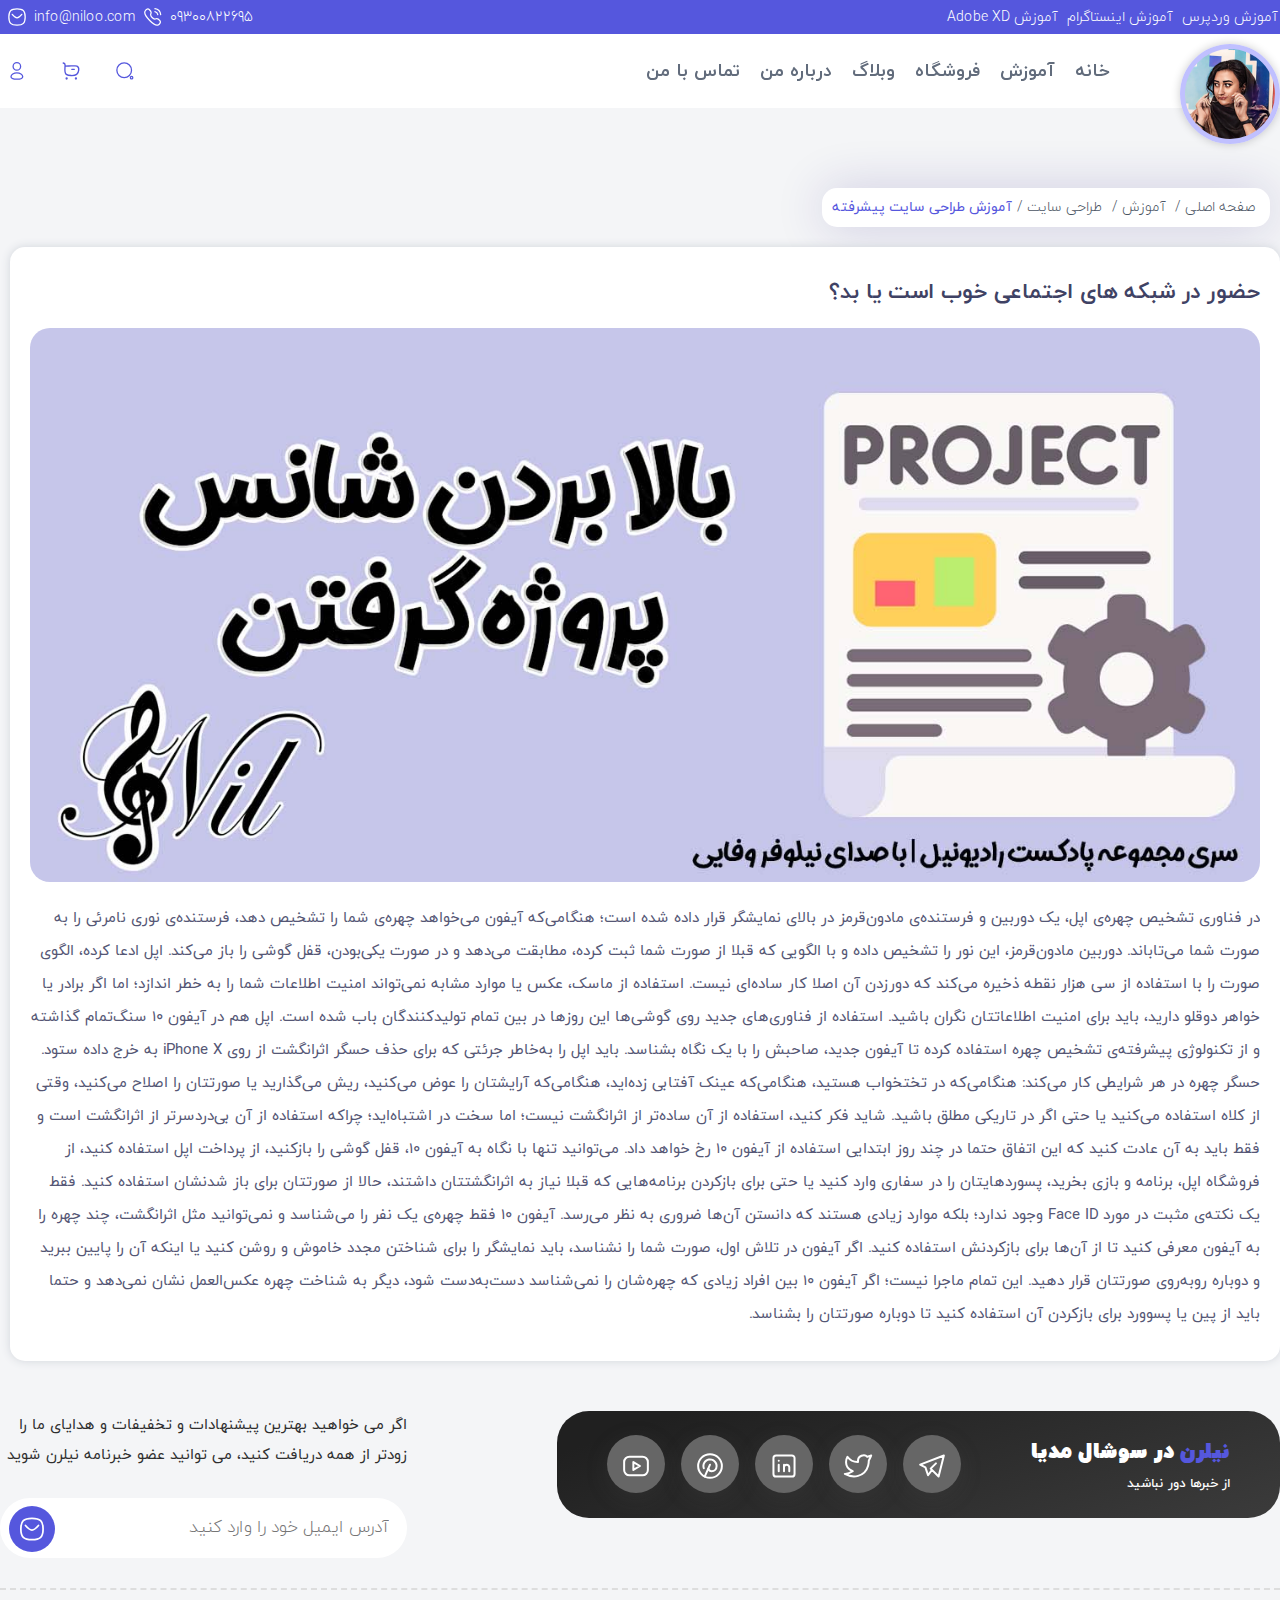
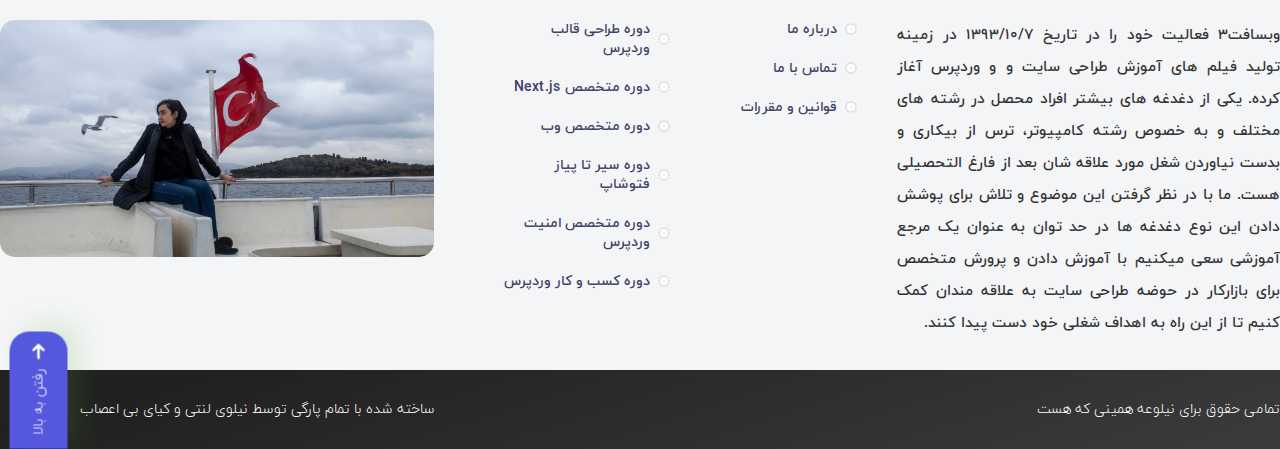
<file: page.html>
<!DOCTYPE html>
<html lang="en" dir="rtl">
  <head>
    <meta charset="UTF-8" />
    <meta name="viewport" content="width=device-width, initial-scale=1.0" />
    <link rel="stylesheet" href="./assets/css/font.css" />
    <link rel="stylesheet" href="assets/css/swiper-bundle.min.css" />
    <link rel="stylesheet" href="./assets/files/style.css" />
    <link rel="stylesheet" href="./assets/files/header.css" />
    <link rel="stylesheet" href="./assets/files/footer.css" />
    <link rel="stylesheet" href="./assets/files/responsive.css" />
    <link rel="stylesheet" href="./assets/files/single/single.css" />

    <title>نیلوفر وفایی</title>
  </head>
  <body>
    <!--Start Header-->
    <div class="top-head">
      <div class="top container">
        <div class="menu-top">
          <ul>
            <li><a href="#">آموزش وردپرس</a></li>
            <li><a href="#">آموزش اینستاگرام</a></li>
            <li><a href="#">آموزش Adobe XD</a></li>
          </ul>
        </div>

        <div class="contact-me">
          <span>09300822695</span>
          <span class="icon-container">
            <svg class="icon">
              <use xlink:href="/assets/images/svg-sprite.svg#calling"></use>
            </svg>
          </span>
          <span>info@niloo.com</span>
          <span class="icon-container">
            <svg class="icon">
              <use xlink:href="/assets/images/svg-sprite.svg#mail"></use>
            </svg>
          </span>
        </div>
      </div>
    </div>
    <div class="sticky-head">
      <div class="sticky container">
        <a class="nav-logo" href="#">
          <div id="progress">
            <img id="myImg" class="progress-value" src="assets/images/logo.jpg"  />
          </div>

          <div id="myModal" class="modal">
            <span class="close">&times;</span>
            <a href="https:instagram.com/niloofarvafaei.ir"><img class="modal-content" src="assets/images/instagram.jpg"/>
            </a>
              <div id="caption"></div>
          </div>

        </a>


        <div class="humber-menu">
          <div class="nav__toggler">
            <div class="bar bar-one"></div>
            <div class="bar bar-two"></div>
            <div class="bar bar-three"></div>
          </div>
    
          <div id="mySidenav" class="sidenav">
            <a class="closebtn">&times;</a>
            
            <ul>
              <li><a class="nav-item" href="#">خانه</a></li>
              <li><a class="nav-item" href="#">آموزش</a></li>
              <li><a class="nav-item" href="#">فروشگاه</a></li>
              <li><a class="nav-item" href="#">وبلاگ</a></li>
              <li><a class="nav-item" href="#">درباره من</a></li>
              <li><a class="nav-item" href="#">تماس با من</a></li>
            </ul>
        
          </div>
        </div>

        <nav class="navbar">

          <ul>
            <li><a href="#">خانه</a></li>
            <li><a href="#">آموزش</a></li>
            <li><a href="#">فروشگاه</a></li>
            <li><a href="#">وبلاگ</a></li>
            <li><a href="#">درباره من</a></li>
            <li><a href="#">تماس با من</a></li>
          </ul>

       
        </nav>
        <div class="login">
          <a href="#"
            ><span class="icon-container">
              <svg class="icon">
                <use xlink:href="/assets/images/svg-sprite.svg#search"></use>
              </svg>
            </span>
          </a>
          <a href="#"
            ><span class="icon-container">
              <svg class="icon">
                <use xlink:href="/assets/images/svg-sprite.svg#buy"></use>
              </svg>
            </span>
          </a>

          <a href="#"
            ><span class="icon-container">
              <svg class="icon">
                <use xlink:href="/assets/images/svg-sprite.svg#profile"></use>
              </svg>
            </span>
          </a>
        </div>
      </div>
    </div>
    <!--End Header-->
    <div class="single">
      <div class="container">
        <div class="breadcrumb">

          <ul>
            <li class="breadcrumb-path">
              <a href="#"> صفحه اصلی </a>
             </li>
             <li class="breadcrumb-path">
              <a href="#">  آموزش </a>
             </li>
             <li class="breadcrumb-path">
              <a href="#"> طراحی سایت  </a>
             </li>              <li class="breadcrumb-active"> آموزش طراحی سایت پیشرفته </li>
          </ul>

    
      </div>
        <!--start single-->
        <div class="single-flex">
          <div class="content full-width">
            <div class="main-single box-shadow">
              <header>
                <h1>حضور در شبکه های اجتماعی خوب است یا بد؟</h1>
              </header>
              <div class="post-thumbnail">
                <figure><img src="assets/images/radio2.jpg" alt="" /></figure>
              </div>
              <div class="content-single">
                در فناوری تشخیص چهره‌ی اپل، یک دوربین و فرستنده‌ی مادون‌قرمز در
                بالای نمایشگر قرار داده ‌شده‌ است؛ هنگامی‌که آیفون می‌خواهد
                چهره‌ی شما را تشخیص دهد، فرستنده‌ی نوری نامرئی را به ‌صورت شما
                می‌تاباند. دوربین مادون‌قرمز، این نور را تشخیص داده و با الگویی
                که قبلا از صورت شما ثبت کرده، مطابقت می‌دهد و در صورت یکی‌بودن،
                قفل گوشی را باز می‌کند. اپل ادعا کرده، الگوی صورت را با استفاده
                از سی هزار نقطه ذخیره می‌کند که دورزدن آن اصلا کار ساده‌ای نیست.
                استفاده از ماسک، عکس یا موارد مشابه نمی‌تواند امنیت اطلاعات شما
                را به خطر اندازد؛ اما اگر برادر یا خواهر دوقلو دارید، باید برای
                امنیت اطلاعاتتان نگران باشید. استفاده از فناوری‌های جدید روی
                گوشی‌ها این روزها در بین تمام تولیدکنندگان باب شده است. اپل هم
                در آیفون 10 سنگ‌تمام گذاشته و از تکنولوژی پیشرفته‌ی تشخیص چهره
                استفاده کرده تا آیفون جدید، صاحبش را با یک نگاه بشناسد. باید اپل
                را به‌خاطر جرئتی که برای حذف حسگر اثرانگشت از روی iPhone X به
                خرج داده ستود. حسگر چهره در هر شرایطی کار می‌کند: هنگامی‌که در
                تختخواب هستید، هنگامی‌که عینک آفتابی زده‌اید، هنگامی‌که آرایشتان
                را عوض می‌کنید، ریش می‌گذارید یا صورتتان را اصلاح می‌کنید، وقتی
                از کلاه استفاده می‌کنید یا حتی اگر در تاریکی مطلق باشید. شاید
                فکر کنید، استفاده از آن ساده‌تر از اثرانگشت نیست؛ اما سخت در
                اشتباه‌اید؛ چراکه استفاده از آن بی‌دردسرتر از اثرانگشت است و فقط
                باید به آن عادت کنید که این اتفاق حتما در چند روز ابتدایی
                استفاده از آیفون 10 رخ خواهد داد. می‌توانید تنها با نگاه به
                آیفون 10، قفل گوشی را بازکنید، از پرداخت اپل استفاده کنید، از
                فروشگاه اپل، برنامه و بازی بخرید، پسورد‌هایتان را در سفاری وارد
                کنید یا حتی برای بازکردن برنامه‌هایی که قبلا نیاز به اثرانگشتتان
                داشتند، حالا از صورتتان برای باز شدنشان استفاده کنید. فقط یک
                نکته‌ی مثبت در مورد Face ID وجود ندارد؛ بلکه موارد زیادی هستند
                که دانستن آن‌ها ضروری به نظر می‌رسد. آیفون 10 فقط چهره‌ی یک نفر
                را می‌شناسد و نمی‌توانید مثل اثرانگشت، چند چهره را به آیفون
                معرفی کنید تا از آن‌ها برای بازکردنش استفاده کنید. اگر آیفون در
                تلاش اول، صورت شما را نشناسد، باید نمایشگر را برای شناختن مجدد
                خاموش و روشن کنید یا اینکه آن را پایین ببرید و دوباره روبه‌روی
                صورتتان قرار دهید. این تمام ماجرا نیست؛ اگر آیفون 10 بین افراد
                زیادی که چهره‌شان را نمی‌شناسد دست‌به‌دست شود، دیگر به شناخت
                چهره عکس‌العمل نشان نمی‌دهد و حتما باید از پین یا پسوورد برای
                بازکردن آن استفاده کنید تا دوباره صورتتان را بشناسد.
              </div>
            </div>          
          </div>
      </div>
    </div>
    <!-- Start Footer -->
    <footer>
      <div class="top-footer container">
        <div class="social-footer">
        <div class="social-back">
          <div class="title">
            <h4>
              <span>نیلرن</span>
              در سوشال مدیا
            </h4>
            <p>
              از خبرها دور نباشید
              <i class="fal fa-long-arrow-left"></i>
            </p>
          </div>
          <!-- social -->
          <div class="social">
            <!-- telegram -->
            <a
              href="https://t.me/account"
              target="_blank"
              rel="external nofollow ugc noopener"
            >
              <svg
                width="32"
                height="32"
                viewBox="0 0 32 32"
                fill="none"
                xmlns="http://www.w3.org/2000/svg"
              >
                <g opacity="1">
                  <path
                    d="M19.9549 13.3637L14.6822 18.6364L22.5913 26.5455L27.864 5.45459L4.13672 14.6819L9.40945 17.3182L12.0458 25.2273L16.0004 19.9546"
                    stroke="white"
                    stroke-width="2"
                    stroke-linecap="round"
                    stroke-linejoin="round"
                  ></path>
                </g>
              </svg>
              <span class="bg-gray"></span>
              <span class="bg-gradiant"></span>
            </a>
            <!-- twitter -->
            <a
              href="https://twitter.com/account"
              target="_blank"
              rel="external nofollow ugc noopener"
            >
              <svg
                width="32"
                height="32"
                viewBox="0 0 32 32"
                fill="none"
                xmlns="http://www.w3.org/2000/svg"
              >
                <g opacity="1">
                  <path
                    d="M29.182 5.46781C27.8638 6.11372 26.572 6.37604 25.2274 6.77281C23.7498 5.10531 21.5589 5.01304 19.4538 5.80131C17.3487 6.58958 15.9699 8.51677 16.0002 10.7274V12.0455C11.7227 12.1549 7.91313 10.2067 5.45472 6.77281C5.45472 6.77281 -0.0579134 16.5709 10.7274 21.2728C8.25981 22.9166 5.79877 24.0252 2.81836 23.9092C7.1789 26.2859 11.931 27.1031 16.045 25.9089C20.7641 24.538 24.6422 21.0013 26.1304 15.7035C26.5744 14.0922 26.7948 12.4276 26.7855 10.7564C26.7829 10.4281 28.776 7.10236 29.182 5.46649V5.46781Z"
                    stroke="white"
                    stroke-width="2"
                    stroke-linecap="round"
                    stroke-linejoin="round"
                  ></path>
                </g>
              </svg>
              <span class="bg-gray"></span>
              <span class="bg-gradiant"></span>
            </a>
            <!-- linkdin -->
            <a
              href="https://www.linkedin.com/in/account/"
              target="_blank"
              rel="external nofollow ugc noopener"
            >
              <svg
                width="32"
                height="32"
                viewBox="0 0 32 32"
                fill="none"
                xmlns="http://www.w3.org/2000/svg"
              >
                <g opacity="1">
                  <path
                    d="M23.9096 5.45459H8.09144C6.63542 5.45459 5.45508 6.63493 5.45508 8.09095V23.9091C5.45508 25.3652 6.63542 26.5455 8.09144 26.5455H23.9096C25.3657 26.5455 26.546 25.3652 26.546 23.9091V8.09095C26.546 6.63493 25.3657 5.45459 23.9096 5.45459Z"
                    stroke="white"
                    stroke-width="2"
                    stroke-linecap="round"
                    stroke-linejoin="round"
                  ></path>
                  <path
                    d="M10.7266 14.6819V21.2728"
                    stroke="white"
                    stroke-width="2"
                    stroke-linecap="round"
                    stroke-linejoin="round"
                  ></path>
                  <path
                    d="M10.7266 10.7273V10.7427"
                    stroke="white"
                    stroke-width="2"
                    stroke-linecap="round"
                    stroke-linejoin="round"
                  ></path>
                  <path
                    d="M16 21.2728V14.6819"
                    stroke="white"
                    stroke-width="2"
                    stroke-linecap="round"
                    stroke-linejoin="round"
                  ></path>
                  <path
                    d="M21.2727 21.2728V17.3182C21.2727 16.619 20.995 15.9485 20.5006 15.4541C20.0061 14.9596 19.3356 14.6819 18.6364 14.6819C17.9372 14.6819 17.2666 14.9596 16.7722 15.4541C16.2778 15.9485 16 16.619 16 17.3182"
                    stroke="white"
                    stroke-width="2"
                    stroke-linecap="round"
                    stroke-linejoin="round"
                  ></path>
                </g>
              </svg>
              <span class="bg-gray"></span>
              <span class="bg-gradiant"></span>
            </a>
            <!-- pinterest -->
            <a
              href="https://www.pinterest.com/account/"
              target="_blank"
              rel="external nofollow ugc noopener"
            >
              <svg
                width="32"
                height="32"
                viewBox="0 0 32 32"
                fill="none"
                xmlns="http://www.w3.org/2000/svg"
              >
                <g opacity="1">
                  <path
                    d="M10.7266 26.5455L15.9993 14.6819"
                    stroke="white"
                    stroke-width="2"
                    stroke-linecap="round"
                    stroke-linejoin="round"
                  ></path>
                  <path
                    d="M14.2855 18.6364C14.8615 20.3012 16.1705 21.2727 17.6468 21.2727C20.3768 21.2727 22.59 19.2243 22.59 16C22.5911 15.0375 22.3814 14.0864 21.9757 13.2136C21.5699 12.3409 20.9779 11.5675 20.2412 10.948C19.5046 10.3285 18.6412 9.87789 17.7118 9.62778C16.7823 9.37767 15.8094 9.33416 14.8613 9.50031C13.9133 9.66647 13.0131 10.0383 12.2241 10.5895C11.4352 11.1408 10.7765 11.8582 10.2944 12.6913C9.81236 13.5244 9.51861 14.4529 9.43382 15.4117C9.34904 16.3705 9.47527 17.3362 9.80365 18.2409"
                    stroke="white"
                    stroke-width="2"
                    stroke-linecap="round"
                    stroke-linejoin="round"
                  ></path>
                  <path
                    d="M16.0004 27.8637C22.5525 27.8637 27.864 22.5522 27.864 16.0001C27.864 9.44801 22.5525 4.13647 16.0004 4.13647C9.44825 4.13647 4.13672 9.44801 4.13672 16.0001C4.13672 22.5522 9.44825 27.8637 16.0004 27.8637Z"
                    stroke="white"
                    stroke-width="2"
                    stroke-linecap="round"
                    stroke-linejoin="round"
                  ></path>
                </g>
              </svg>
              <span class="bg-gray"></span>
              <span class="bg-gradiant"></span>
            </a>
            <!-- youtube -->
            <a
              href="https://www.youtube.com/channel/account"
              target="_blank"
              rel="external nofollow ugc noopener"
            >
              <svg
                width="32"
                height="32"
                viewBox="0 0 32 32"
                fill="none"
                xmlns="http://www.w3.org/2000/svg"
              >
                <g opacity="1">
                  <path
                    d="M22.5913 6.77271H9.40945C6.4974 6.77271 4.13672 9.13339 4.13672 12.0454V19.9545C4.13672 22.8666 6.4974 25.2273 9.40945 25.2273H22.5913C25.5033 25.2273 27.864 22.8666 27.864 19.9545V12.0454C27.864 9.13339 25.5033 6.77271 22.5913 6.77271Z"
                    stroke="white"
                    stroke-width="2"
                    stroke-linecap="round"
                    stroke-linejoin="round"
                  ></path>
                  <path
                    d="M13.3633 12.0454L19.9542 16L13.3633 19.9545V12.0454Z"
                    stroke="white"
                    stroke-width="2"
                    stroke-linecap="round"
                    stroke-linejoin="round"
                  ></path>
                </g>
              </svg>
              <span class="bg-gray"></span>
              <span class="bg-gradiant"></span>
            </a>
          </div>
        </div>
        </div>
        <div class="email-footer">
          <p>
            اگر می خواهید بهترین پیشنهادات و تخفیفات و هدایای ما را زودتر از همه
            دریافت کنید، می توانید عضو خبرنامه نیلرن شوید
          </p>
          <form action="">
            <input
              class="email-box"
              type="email"
              placeholder="آدرس ایمیل خود را وارد کنید"
            />
            <button type="submit" class="btn btn-danger" name="submit">
              <svg class="icon-large media">
                <use xlink:href="/assets/images/svg-sprite.svg#message"></use>
              </svg>
            </button>
          </form>
        </div>
      </div>

      <div class="mid-footer container">
        <div class="item widget-footer-1">
          <article class="article-full">
            <p>
              وبسافت3 فعالیت خود را در تاریخ 1393/10/7 در زمینه تولید فیلم های
              آموزش طراحی سایت و و وردپرس آغاز کرده. یکی از دغدغه های بیشتر
              افراد محصل در رشته های مختلف و به خصوص رشته کامپیوتر، ترس از
              بیکاری و بدست نیاوردن شغل مورد علاقه شان بعد از فارغ التحصیلی هست.
              ما با در نظر گرفتن این موضوع و تلاش برای پوشش دادن این نوع دغدغه
              ها در حد توان به عنوان یک مرجع آموزشی سعی میکنیم با آموزش دادن و
              پرورش متخصص برای بازارکار در حوضه طراحی سایت به علاقه مندان کمک
              کنیم تا از این راه به اهداف شغلی خود دست پیدا کنند.
            </p>
          </article>
        </div>
        <div class="item widget-footer-2">
          <ul>
            <li><a href="#" target="_blank">درباره ما</a></li>
            <li><a href="#" target="_blank">تماس با ما</a></li>
            <li><a href="#" target="_blank">قوانین و مقررات</a></li>
          </ul>
        </div>
        <div class="item widget-footer-3">
          <ul>
            <li><a href="#" target="_blank">دوره طراحی قالب وردپرس</a></li>
            <li><a href="#" target="_blank">دوره متخصص Next.js</a></li>
            <li><a href="#" target="_blank">دوره متخصص وب</a></li>
            <li><a href="#" target="_blank">دوره سیر تا پیاز فتوشاپ</a></li>
            <li><a href="#" target="_blank">دوره متخصص امنیت وردپرس</a></li>
            <li><a href="#" target="_blank">دوره کسب و کار وردپرس</a></li>
          </ul>
        </div>
        <div class="item widget-footer-4">
          <a
            href="https://www.nilofarvafaei.ir/"
            target="_blank"
            rel="noopener"
            dideo-checked="true"
          >
            <img src="assets/images/back.jpg"
          /></a>
        </div>
      </div>

      <div class="down-footer">
        <div class="container">
        <div class="d-foot">
          <div class="copy-right">
            <span>تمامی حقوق برای نیلوعه همینی که هست</span>
          </div>
          <div class="webdesigner">
            <span>ساخته شده با تمام پارگی توسط نیلوی لنتی و کیای بی اعصاب</span>
            <a
            id="scrollUp"
            href="#top"
            style="position: fixed; z-index: 2147483647"
            ><svg
              width="14"
              height="16"
              viewBox="0 0 14 16"
              fill="none"
              xmlns="http://www.w3.org/2000/svg"
            >
              <path
                d="M6.99922 14.4001L6.99922 1.6001M6.99922 1.6001L11.7992 6.4001M6.99922 1.6001L2.19922 6.4001"
                stroke="white"
                stroke-width="2.5"
                stroke-linecap="round"
                stroke-linejoin="round"
              ></path></svg
            ><span> رفتن به بالا </span></a
          >
          </div>
         
        </div>
      </div>
      </div>
    </footer>
    <!-- End Footer -->
    <script src="assets/js/jquery-3.5.1.min.js"></script>
    <script src="assets/js/swiper-bundle.min.js"></script>
    <script src="assets/js/main.js"></script>
  </body>
</html>
</file>
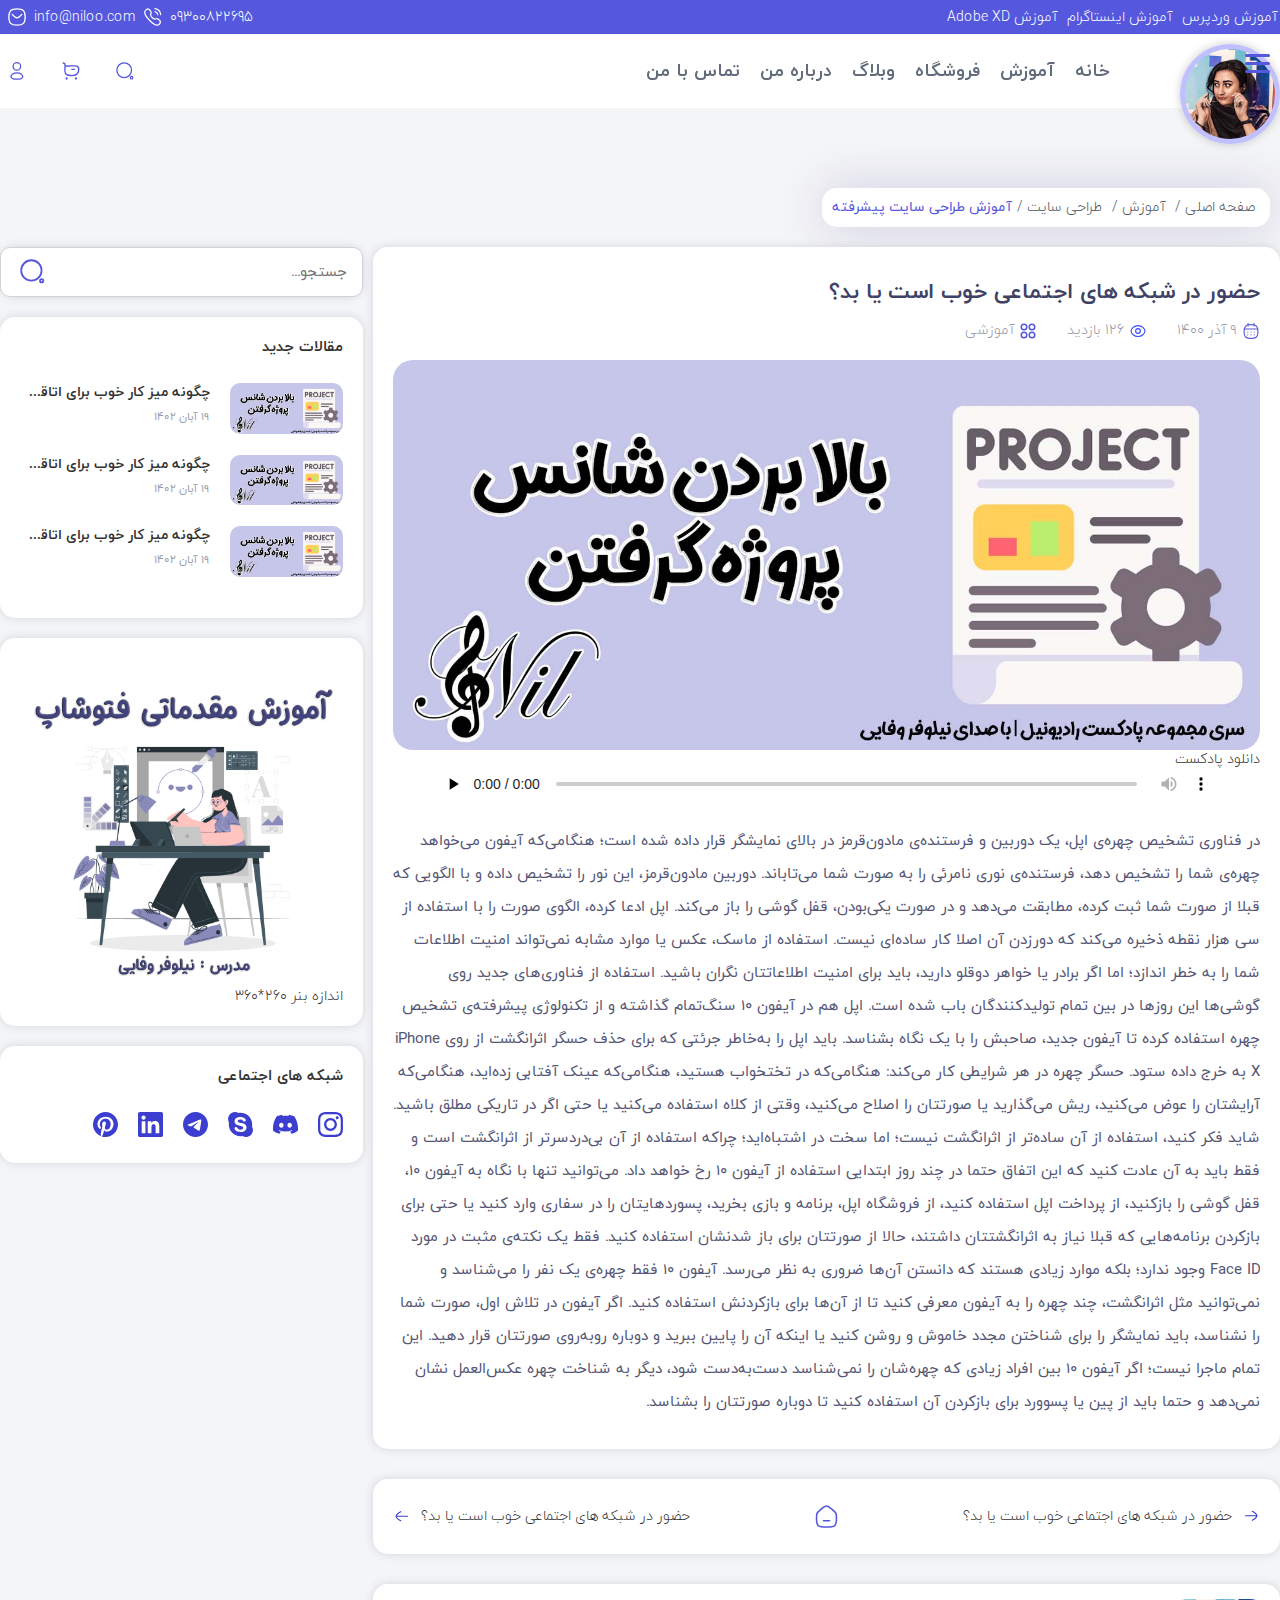
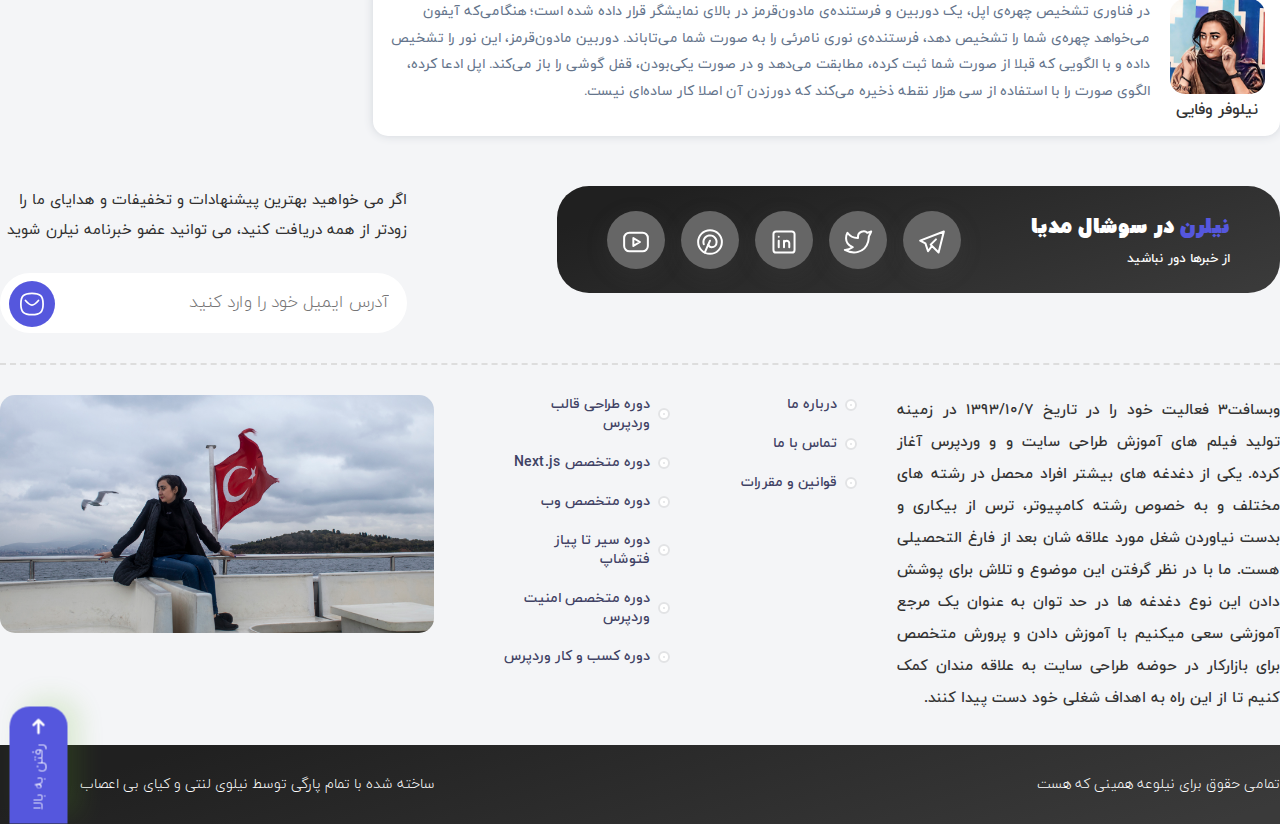
<file: single-radio.html>
<!DOCTYPE html>
<html lang="en">
  <head>
    <meta charset="UTF-8" />
    <meta name="viewport" content="width=device-width, initial-scale=1.0" />
    <link rel="stylesheet" href="assets/css/swiper-bundle.min.css" />
    <link rel="stylesheet" href="./assets/files/style.css" />
    <link rel="stylesheet" href="./assets/files/header.css" />
    <link rel="stylesheet" href="./assets/files/footer.css" />
    <link rel="stylesheet" href="./assets/css/font.css" />
    <link rel="stylesheet" href="./assets/files/single/single.css" />
    <link rel="stylesheet" href="./assets/files/sidebar/style.css" />
    <title>Document</title>
  </head>
  <body>
    <!--Start Header-->
    <div class="top-head">
      <div class="top container">
        <div class="menu-top">
          <ul>
            <li><a href="#">آموزش وردپرس</a></li>
            <li><a href="#">آموزش اینستاگرام</a></li>
            <li><a href="#">آموزش Adobe XD</a></li>
          </ul>
        </div>

        <div class="contact-me">
          <span>09300822695</span>
          <span class="icon-container">
            <svg class="icon">
              <use xlink:href="/assets/images/svg-sprite.svg#calling"></use>
            </svg>
          </span>
          <span>info@niloo.com</span>
          <span class="icon-container">
            <svg class="icon">
              <use xlink:href="/assets/images/svg-sprite.svg#mail"></use>
            </svg>
          </span>
        </div>
      </div>
    </div>
    <div class="sticky-head">
      <div class="sticky container">
        <a class="nav-logo" href="#">
          <div id="progress">
            <img id="myImg" class="progress-value" src="assets/images/logo.jpg"  />
          </div>

          <div id="myModal" class="modal">
            <span class="close">&times;</span>
            <a href="https:instagram.com/niloofarvafaei.ir"><img class="modal-content" src="assets/images/instagram.jpg"/>
            </a>
              <div id="caption"></div>
          </div>

        </a>


        <div class="humber-menu">
          <div class="nav__toggler">
            <div class="bar bar-one"></div>
            <div class="bar bar-two"></div>
            <div class="bar bar-three"></div>
          </div>
    
          <div id="mySidenav" class="sidenav">
            <a class="closebtn">&times;</a>
            
            <ul>
              <li><a class="nav-item" href="#">خانه</a></li>
              <li><a class="nav-item" href="#">آموزش</a></li>
              <li><a class="nav-item" href="#">فروشگاه</a></li>
              <li><a class="nav-item" href="#">وبلاگ</a></li>
              <li><a class="nav-item" href="#">درباره من</a></li>
              <li><a class="nav-item" href="#">تماس با من</a></li>
            </ul>
        
          </div>
        </div>

        <nav class="navbar">

          <ul>
            <li><a href="#">خانه</a></li>
            <li><a href="#">آموزش</a></li>
            <li><a href="#">فروشگاه</a></li>
            <li><a href="#">وبلاگ</a></li>
            <li><a href="#">درباره من</a></li>
            <li><a href="#">تماس با من</a></li>
          </ul>

       
        </nav>
        <div class="login">
          <a href="#"
            ><span class="icon-container">
              <svg class="icon">
                <use xlink:href="/assets/images/svg-sprite.svg#search"></use>
              </svg>
            </span>
          </a>
          <a href="#"
            ><span class="icon-container">
              <svg class="icon">
                <use xlink:href="/assets/images/svg-sprite.svg#buy"></use>
              </svg>
            </span>
          </a>

          <a href="#"
            ><span class="icon-container">
              <svg class="icon">
                <use xlink:href="/assets/images/svg-sprite.svg#profile"></use>
              </svg>
            </span>
          </a>
        </div>
      </div>
    </div>
    <!--End Header-->

    <div class="single">
      <div class="container">
        <div class="breadcrumb">

          <ul>
            <li class="breadcrumb-path">
              <a href="#"> صفحه اصلی </a>
             </li>
             <li class="breadcrumb-path">
              <a href="#">  آموزش </a>
             </li>
             <li class="breadcrumb-path">
              <a href="#"> طراحی سایت  </a>
             </li>              <li class="breadcrumb-active"> آموزش طراحی سایت پیشرفته </li>
          </ul>

    
      </div>
        <!--start single-->
        <div class="single-flex">
          <div class="content">
            <div class="main-single box-shadow">
              <header>
                <h1>حضور در شبکه های اجتماعی خوب است یا بد؟</h1>
                <div class="box-post-meta">
                  <div class="post-meta">
                    <svg class="icon">
                      <use
                        xlink:href="/assets/images/svg-sprite.svg#calender"
                      ></use>
                    </svg>

                    <span>۹ آذر ۱۴۰۰</span>
                  </div>

                  <div class="post-meta">
                    <svg class="icon">
                      <use
                        xlink:href="/assets/images/svg-sprite.svg#Show"
                      ></use>
                    </svg>
                    <span>126 بازدید</span>
                  </div>

                  <div class="post-meta">
                    <svg class="icon">
                      <use
                        xlink:href="/assets/images/svg-sprite.svg#category"
                      ></use>
                    </svg>
                    <span>
                      <a href="#">آموزشی</a>
                    </span>
                  </div>
                </div>
              </header>
              <div class="post-thumbnail">
                <figure><img src="assets/images/radio2.jpg" alt="" /></figure>
              </div>
              <div class="box_radio">
                <div class="dl_radio">
                  <a href="#">دانلود پادکست</a>
                </div>
                <div class="radio_audio">
                  <audio controls preload="none">
                    <source src="/assets/media/Vadim Kiselev - Separation.mp3" type="audio/mp3">
                   </audio>
                </div>
              </div>
              <div class="content-single">
                در فناوری تشخیص چهره‌ی اپل، یک دوربین و فرستنده‌ی مادون‌قرمز در
                بالای نمایشگر قرار داده ‌شده‌ است؛ هنگامی‌که آیفون می‌خواهد
                چهره‌ی شما را تشخیص دهد، فرستنده‌ی نوری نامرئی را به ‌صورت شما
                می‌تاباند. دوربین مادون‌قرمز، این نور را تشخیص داده و با الگویی
                که قبلا از صورت شما ثبت کرده، مطابقت می‌دهد و در صورت یکی‌بودن،
                قفل گوشی را باز می‌کند. اپل ادعا کرده، الگوی صورت را با استفاده
                از سی هزار نقطه ذخیره می‌کند که دورزدن آن اصلا کار ساده‌ای نیست.
                استفاده از ماسک، عکس یا موارد مشابه نمی‌تواند امنیت اطلاعات شما
                را به خطر اندازد؛ اما اگر برادر یا خواهر دوقلو دارید، باید برای
                امنیت اطلاعاتتان نگران باشید. استفاده از فناوری‌های جدید روی
                گوشی‌ها این روزها در بین تمام تولیدکنندگان باب شده است. اپل هم
                در آیفون 10 سنگ‌تمام گذاشته و از تکنولوژی پیشرفته‌ی تشخیص چهره
                استفاده کرده تا آیفون جدید، صاحبش را با یک نگاه بشناسد. باید اپل
                را به‌خاطر جرئتی که برای حذف حسگر اثرانگشت از روی iPhone X به
                خرج داده ستود. حسگر چهره در هر شرایطی کار می‌کند: هنگامی‌که در
                تختخواب هستید، هنگامی‌که عینک آفتابی زده‌اید، هنگامی‌که آرایشتان
                را عوض می‌کنید، ریش می‌گذارید یا صورتتان را اصلاح می‌کنید، وقتی
                از کلاه استفاده می‌کنید یا حتی اگر در تاریکی مطلق باشید. شاید
                فکر کنید، استفاده از آن ساده‌تر از اثرانگشت نیست؛ اما سخت در
                اشتباه‌اید؛ چراکه استفاده از آن بی‌دردسرتر از اثرانگشت است و فقط
                باید به آن عادت کنید که این اتفاق حتما در چند روز ابتدایی
                استفاده از آیفون 10 رخ خواهد داد. می‌توانید تنها با نگاه به
                آیفون 10، قفل گوشی را بازکنید، از پرداخت اپل استفاده کنید، از
                فروشگاه اپل، برنامه و بازی بخرید، پسورد‌هایتان را در سفاری وارد
                کنید یا حتی برای بازکردن برنامه‌هایی که قبلا نیاز به اثرانگشتتان
                داشتند، حالا از صورتتان برای باز شدنشان استفاده کنید. فقط یک
                نکته‌ی مثبت در مورد Face ID وجود ندارد؛ بلکه موارد زیادی هستند
                که دانستن آن‌ها ضروری به نظر می‌رسد. آیفون 10 فقط چهره‌ی یک نفر
                را می‌شناسد و نمی‌توانید مثل اثرانگشت، چند چهره را به آیفون
                معرفی کنید تا از آن‌ها برای بازکردنش استفاده کنید. اگر آیفون در
                تلاش اول، صورت شما را نشناسد، باید نمایشگر را برای شناختن مجدد
                خاموش و روشن کنید یا اینکه آن را پایین ببرید و دوباره روبه‌روی
                صورتتان قرار دهید. این تمام ماجرا نیست؛ اگر آیفون 10 بین افراد
                زیادی که چهره‌شان را نمی‌شناسد دست‌به‌دست شود، دیگر به شناخت
                چهره عکس‌العمل نشان نمی‌دهد و حتما باید از پین یا پسوورد برای
                بازکردن آن استفاده کنید تا دوباره صورتتان را بشناسد.
              </div>
            </div>
            <!-- Start post Navigatio -->
            <div class="post-navigation box-shadow">
              <div class="navig nav-next">
                <a href="#">
                  <svg class="icon">
                    <use
                      xlink:href="/assets/images/svg-sprite.svg#arrow-right"
                    ></use>
                  </svg>
                  <span>حضور در شبکه های اجتماعی خوب است یا بد؟ </span>
                </a>
              </div>
              <div class="navig nav-home">
                <a href="#">
                  <svg class="icon">
                    <use xlink:href="/assets/images/svg-sprite.svg#home"></use>
                  </svg>
                </a>
              </div>
              <div class="navig nav-back">
                <a href="#">
                  <span>حضور در شبکه های اجتماعی خوب است یا بد؟ </span>
                  <svg class="icon">
                    <use
                      xlink:href="/assets/images/svg-sprite.svg#arrow-right"
                    ></use>
                  </svg>
                </a>
              </div>
            </div>

            <!-- Start author -->
            <div class="author box-shadow">
              <div class="author-img">
                <img src="./assets/images/logo.jpg" alt="" />
                <span>نیلوفر وفایی</span>
              </div>
              <div class="author-des">
                <p>
                  در فناوری تشخیص چهره‌ی اپل، یک دوربین و فرستنده‌ی مادون‌قرمز
                  در بالای نمایشگر قرار داده ‌شده‌ است؛ هنگامی‌که آیفون می‌خواهد
                  چهره‌ی شما را تشخیص دهد، فرستنده‌ی نوری نامرئی را به ‌صورت شما
                  می‌تاباند. دوربین مادون‌قرمز، این نور را تشخیص داده و با
                  الگویی که قبلا از صورت شما ثبت کرده، مطابقت می‌دهد و در صورت
                  یکی‌بودن، قفل گوشی را باز می‌کند. اپل ادعا کرده، الگوی صورت را
                  با استفاده از سی هزار نقطه ذخیره می‌کند که دورزدن آن اصلا کار
                  ساده‌ای نیست.
                </p>
              </div>
            </div>
          </div>

          <!-- Start sidebar -->
          <div class="sidebar">
            <!-- Start Widget -->
            <div class="widget box-shadow">
              <div class="search_form">
                <form action="" method="get">
                  <input
                    type="text"
                    name="s"
                    class="form-control"
                    placeholder="جستجو..."
                  />
                  <button type="submit" class="icon_search">
                    <svg class="icon-large">
                      <use
                        xlink:href="/assets/images/svg-sprite.svg#search"
                      ></use>
                    </svg>
                  </button>
                </form>
              </div>
            </div>
            <!-- Start Widget -->
            <div class="widget widget_recent_post box-shadow">
              <h5 class="widget-title">مقالات جدید</h5>
              <ul>
                <li>
                  <div class="recent_post_main">
                    <div class="post_img">
                      <a href="#">
                        <img src="/assets/images/radio2.jpg" alt="" />
                      </a>
                    </div>
                    <div class="post_content">
                      <h6>
                        <a href="#">چگونه میز کار خوب برای اتاقم انتخاب کنم؟</a>
                      </h6>
                      <p>19 آبان 1402</p>
                    </div>
                  </div>
                </li>
              </ul>

              <ul>
                <li>
                  <div class="recent_post_main">
                    <div class="post_img">
                      <a href="#">
                        <img src="/assets/images/radio2.jpg" alt="" />
                      </a>
                    </div>
                    <div class="post_content">
                      <h6>
                        <a href="#">چگونه میز کار خوب برای اتاقم انتخاب کنم؟</a>
                      </h6>
                      <p>19 آبان 1402</p>
                    </div>
                  </div>
                </li>
              </ul>

              <ul>
                <li>
                  <div class="recent_post_main">
                    <div class="post_img">
                      <a href="#">
                        <img src="/assets/images/radio2.jpg" alt="" />
                      </a>
                    </div>
                    <div class="post_content">
                      <h6>
                        <a href="#">چگونه میز کار خوب برای اتاقم انتخاب کنم؟</a>
                      </h6>
                      <p>19 آبان 1402</p>
                    </div>
                  </div>
                </li>
              </ul>
            </div>
            <!-- Start Widget -->
            <div class="widget widget_img box-shadow">
              <a href="#">
                <img src="assets/images/course.png" alt="" />
                <span>اندازه بنر 260*360</span>
              </a>
            </div>
            <!-- Start Widget -->
            <div class="widget box-shadow">
              <h5 class="widget-title">شبکه های اجتماعی</h5>
              <ul class="social">
                <li>
                  <a href="#">
                    <svg class="icon-large">
                      <use
                        xlink:href="/assets/images/svg-sprite.svg#instagram_social"
                      ></use>
                    </svg>
                  </a>
                </li>
                <li>
                  <a href="#">
                    <svg class="icon-large">
                      <use
                        xlink:href="/assets/images/svg-sprite.svg#discord_social"
                      ></use>
                    </svg>
                  </a>
                </li>
              </li>
              <li>
                <a href="#">
                  <svg class="icon-large">
                    <use
                      xlink:href="/assets/images/svg-sprite.svg#skype_social"
                    ></use>
                  </svg>
                </a>
              </li>
              <li>
                <a href="#">
                  <svg class="icon-large">
                    <use
                      xlink:href="/assets/images/svg-sprite.svg#telegram_social"
                    ></use>
                  </svg>
                </a>
              </li>
              <li>
                <a href="#">
                  <svg class="icon-large">
                    <use
                      xlink:href="/assets/images/svg-sprite.svg#linkdin_social"
                    ></use>
                  </svg>
                </a>
              </li>
              <li>
                <a href="#">
                  <svg class="icon-large">
                    <use
                      xlink:href="/assets/images/svg-sprite.svg#pintres_social"
                    ></use>
                  </svg>
                </a>
              </li>
              </ul>
            </div>
          </div>
        </div>
        <!-- end sidebar -->
      </div>
    </div>
    <!-- Start Footer -->
    <footer>
      <div class="top-footer container">
        <div class="social-footer">
        <div class="social-back">
          <div class="title">
            <h4>
              <span>نیلرن</span>
              در سوشال مدیا
            </h4>
            <p>
              از خبرها دور نباشید
              <i class="fal fa-long-arrow-left"></i>
            </p>
          </div>
          <!-- social -->
          <div class="social">
            <!-- telegram -->
            <a
              href="https://t.me/account"
              target="_blank"
              rel="external nofollow ugc noopener"
            >
              <svg
                width="32"
                height="32"
                viewBox="0 0 32 32"
                fill="none"
                xmlns="http://www.w3.org/2000/svg"
              >
                <g opacity="1">
                  <path
                    d="M19.9549 13.3637L14.6822 18.6364L22.5913 26.5455L27.864 5.45459L4.13672 14.6819L9.40945 17.3182L12.0458 25.2273L16.0004 19.9546"
                    stroke="white"
                    stroke-width="2"
                    stroke-linecap="round"
                    stroke-linejoin="round"
                  ></path>
                </g>
              </svg>
              <span class="bg-gray"></span>
              <span class="bg-gradiant"></span>
            </a>
            <!-- twitter -->
            <a
              href="https://twitter.com/account"
              target="_blank"
              rel="external nofollow ugc noopener"
            >
              <svg
                width="32"
                height="32"
                viewBox="0 0 32 32"
                fill="none"
                xmlns="http://www.w3.org/2000/svg"
              >
                <g opacity="1">
                  <path
                    d="M29.182 5.46781C27.8638 6.11372 26.572 6.37604 25.2274 6.77281C23.7498 5.10531 21.5589 5.01304 19.4538 5.80131C17.3487 6.58958 15.9699 8.51677 16.0002 10.7274V12.0455C11.7227 12.1549 7.91313 10.2067 5.45472 6.77281C5.45472 6.77281 -0.0579134 16.5709 10.7274 21.2728C8.25981 22.9166 5.79877 24.0252 2.81836 23.9092C7.1789 26.2859 11.931 27.1031 16.045 25.9089C20.7641 24.538 24.6422 21.0013 26.1304 15.7035C26.5744 14.0922 26.7948 12.4276 26.7855 10.7564C26.7829 10.4281 28.776 7.10236 29.182 5.46649V5.46781Z"
                    stroke="white"
                    stroke-width="2"
                    stroke-linecap="round"
                    stroke-linejoin="round"
                  ></path>
                </g>
              </svg>
              <span class="bg-gray"></span>
              <span class="bg-gradiant"></span>
            </a>
            <!-- linkdin -->
            <a
              href="https://www.linkedin.com/in/account/"
              target="_blank"
              rel="external nofollow ugc noopener"
            >
              <svg
                width="32"
                height="32"
                viewBox="0 0 32 32"
                fill="none"
                xmlns="http://www.w3.org/2000/svg"
              >
                <g opacity="1">
                  <path
                    d="M23.9096 5.45459H8.09144C6.63542 5.45459 5.45508 6.63493 5.45508 8.09095V23.9091C5.45508 25.3652 6.63542 26.5455 8.09144 26.5455H23.9096C25.3657 26.5455 26.546 25.3652 26.546 23.9091V8.09095C26.546 6.63493 25.3657 5.45459 23.9096 5.45459Z"
                    stroke="white"
                    stroke-width="2"
                    stroke-linecap="round"
                    stroke-linejoin="round"
                  ></path>
                  <path
                    d="M10.7266 14.6819V21.2728"
                    stroke="white"
                    stroke-width="2"
                    stroke-linecap="round"
                    stroke-linejoin="round"
                  ></path>
                  <path
                    d="M10.7266 10.7273V10.7427"
                    stroke="white"
                    stroke-width="2"
                    stroke-linecap="round"
                    stroke-linejoin="round"
                  ></path>
                  <path
                    d="M16 21.2728V14.6819"
                    stroke="white"
                    stroke-width="2"
                    stroke-linecap="round"
                    stroke-linejoin="round"
                  ></path>
                  <path
                    d="M21.2727 21.2728V17.3182C21.2727 16.619 20.995 15.9485 20.5006 15.4541C20.0061 14.9596 19.3356 14.6819 18.6364 14.6819C17.9372 14.6819 17.2666 14.9596 16.7722 15.4541C16.2778 15.9485 16 16.619 16 17.3182"
                    stroke="white"
                    stroke-width="2"
                    stroke-linecap="round"
                    stroke-linejoin="round"
                  ></path>
                </g>
              </svg>
              <span class="bg-gray"></span>
              <span class="bg-gradiant"></span>
            </a>
            <!-- pinterest -->
            <a
              href="https://www.pinterest.com/account/"
              target="_blank"
              rel="external nofollow ugc noopener"
            >
              <svg
                width="32"
                height="32"
                viewBox="0 0 32 32"
                fill="none"
                xmlns="http://www.w3.org/2000/svg"
              >
                <g opacity="1">
                  <path
                    d="M10.7266 26.5455L15.9993 14.6819"
                    stroke="white"
                    stroke-width="2"
                    stroke-linecap="round"
                    stroke-linejoin="round"
                  ></path>
                  <path
                    d="M14.2855 18.6364C14.8615 20.3012 16.1705 21.2727 17.6468 21.2727C20.3768 21.2727 22.59 19.2243 22.59 16C22.5911 15.0375 22.3814 14.0864 21.9757 13.2136C21.5699 12.3409 20.9779 11.5675 20.2412 10.948C19.5046 10.3285 18.6412 9.87789 17.7118 9.62778C16.7823 9.37767 15.8094 9.33416 14.8613 9.50031C13.9133 9.66647 13.0131 10.0383 12.2241 10.5895C11.4352 11.1408 10.7765 11.8582 10.2944 12.6913C9.81236 13.5244 9.51861 14.4529 9.43382 15.4117C9.34904 16.3705 9.47527 17.3362 9.80365 18.2409"
                    stroke="white"
                    stroke-width="2"
                    stroke-linecap="round"
                    stroke-linejoin="round"
                  ></path>
                  <path
                    d="M16.0004 27.8637C22.5525 27.8637 27.864 22.5522 27.864 16.0001C27.864 9.44801 22.5525 4.13647 16.0004 4.13647C9.44825 4.13647 4.13672 9.44801 4.13672 16.0001C4.13672 22.5522 9.44825 27.8637 16.0004 27.8637Z"
                    stroke="white"
                    stroke-width="2"
                    stroke-linecap="round"
                    stroke-linejoin="round"
                  ></path>
                </g>
              </svg>
              <span class="bg-gray"></span>
              <span class="bg-gradiant"></span>
            </a>
            <!-- youtube -->
            <a
              href="https://www.youtube.com/channel/account"
              target="_blank"
              rel="external nofollow ugc noopener"
            >
              <svg
                width="32"
                height="32"
                viewBox="0 0 32 32"
                fill="none"
                xmlns="http://www.w3.org/2000/svg"
              >
                <g opacity="1">
                  <path
                    d="M22.5913 6.77271H9.40945C6.4974 6.77271 4.13672 9.13339 4.13672 12.0454V19.9545C4.13672 22.8666 6.4974 25.2273 9.40945 25.2273H22.5913C25.5033 25.2273 27.864 22.8666 27.864 19.9545V12.0454C27.864 9.13339 25.5033 6.77271 22.5913 6.77271Z"
                    stroke="white"
                    stroke-width="2"
                    stroke-linecap="round"
                    stroke-linejoin="round"
                  ></path>
                  <path
                    d="M13.3633 12.0454L19.9542 16L13.3633 19.9545V12.0454Z"
                    stroke="white"
                    stroke-width="2"
                    stroke-linecap="round"
                    stroke-linejoin="round"
                  ></path>
                </g>
              </svg>
              <span class="bg-gray"></span>
              <span class="bg-gradiant"></span>
            </a>
          </div>
        </div>
        </div>
        <div class="email-footer">
          <p>
            اگر می خواهید بهترین پیشنهادات و تخفیفات و هدایای ما را زودتر از همه
            دریافت کنید، می توانید عضو خبرنامه نیلرن شوید
          </p>
          <form action="">
            <input
              class="email-box"
              type="email"
              placeholder="آدرس ایمیل خود را وارد کنید"
            />
            <button type="submit" class="btn btn-danger" name="submit">
              <svg class="icon-large media">
                <use xlink:href="/assets/images/svg-sprite.svg#message"></use>
              </svg>
            </button>
          </form>
        </div>
      </div>

      <div class="mid-footer container">
        <div class="item widget-footer-1">
          <article class="article-full">
            <p>
              وبسافت3 فعالیت خود را در تاریخ 1393/10/7 در زمینه تولید فیلم های
              آموزش طراحی سایت و و وردپرس آغاز کرده. یکی از دغدغه های بیشتر
              افراد محصل در رشته های مختلف و به خصوص رشته کامپیوتر، ترس از
              بیکاری و بدست نیاوردن شغل مورد علاقه شان بعد از فارغ التحصیلی هست.
              ما با در نظر گرفتن این موضوع و تلاش برای پوشش دادن این نوع دغدغه
              ها در حد توان به عنوان یک مرجع آموزشی سعی میکنیم با آموزش دادن و
              پرورش متخصص برای بازارکار در حوضه طراحی سایت به علاقه مندان کمک
              کنیم تا از این راه به اهداف شغلی خود دست پیدا کنند.
            </p>
          </article>
        </div>
        <div class="item widget-footer-2">
          <ul>
            <li><a href="#" target="_blank">درباره ما</a></li>
            <li><a href="#" target="_blank">تماس با ما</a></li>
            <li><a href="#" target="_blank">قوانین و مقررات</a></li>
          </ul>
        </div>
        <div class="item widget-footer-3">
          <ul>
            <li><a href="#" target="_blank">دوره طراحی قالب وردپرس</a></li>
            <li><a href="#" target="_blank">دوره متخصص Next.js</a></li>
            <li><a href="#" target="_blank">دوره متخصص وب</a></li>
            <li><a href="#" target="_blank">دوره سیر تا پیاز فتوشاپ</a></li>
            <li><a href="#" target="_blank">دوره متخصص امنیت وردپرس</a></li>
            <li><a href="#" target="_blank">دوره کسب و کار وردپرس</a></li>
          </ul>
        </div>
        <div class="item widget-footer-4">
          <a
            href="https://www.nilofarvafaei.ir/"
            target="_blank"
            rel="noopener"
            dideo-checked="true"
          >
            <img src="assets/images/back.jpg"
          /></a>
        </div>
      </div>

      <div class="down-footer">
        <div class="container">
        <div class="d-foot">
          <div class="copy-right">
            <span>تمامی حقوق برای نیلوعه همینی که هست</span>
          </div>
          <div class="webdesigner">
            <span>ساخته شده با تمام پارگی توسط نیلوی لنتی و کیای بی اعصاب</span>
            <a
            id="scrollUp"
            href="#top"
            style="position: fixed; z-index: 2147483647"
            ><svg
              width="14"
              height="16"
              viewBox="0 0 14 16"
              fill="none"
              xmlns="http://www.w3.org/2000/svg"
            >
              <path
                d="M6.99922 14.4001L6.99922 1.6001M6.99922 1.6001L11.7992 6.4001M6.99922 1.6001L2.19922 6.4001"
                stroke="white"
                stroke-width="2.5"
                stroke-linecap="round"
                stroke-linejoin="round"
              ></path></svg
            ><span> رفتن به بالا </span></a
          >
          </div>
         
        </div>
      </div>
      </div>
    </footer>
    <!-- End Footer -->
    <script src="assets/js/jquery-3.5.1.min.js"></script>
    <script src="assets/js/swiper-bundle.min.js"></script>
    <script src="assets/js/main.js"></script>
  </body>
</html>
</file>
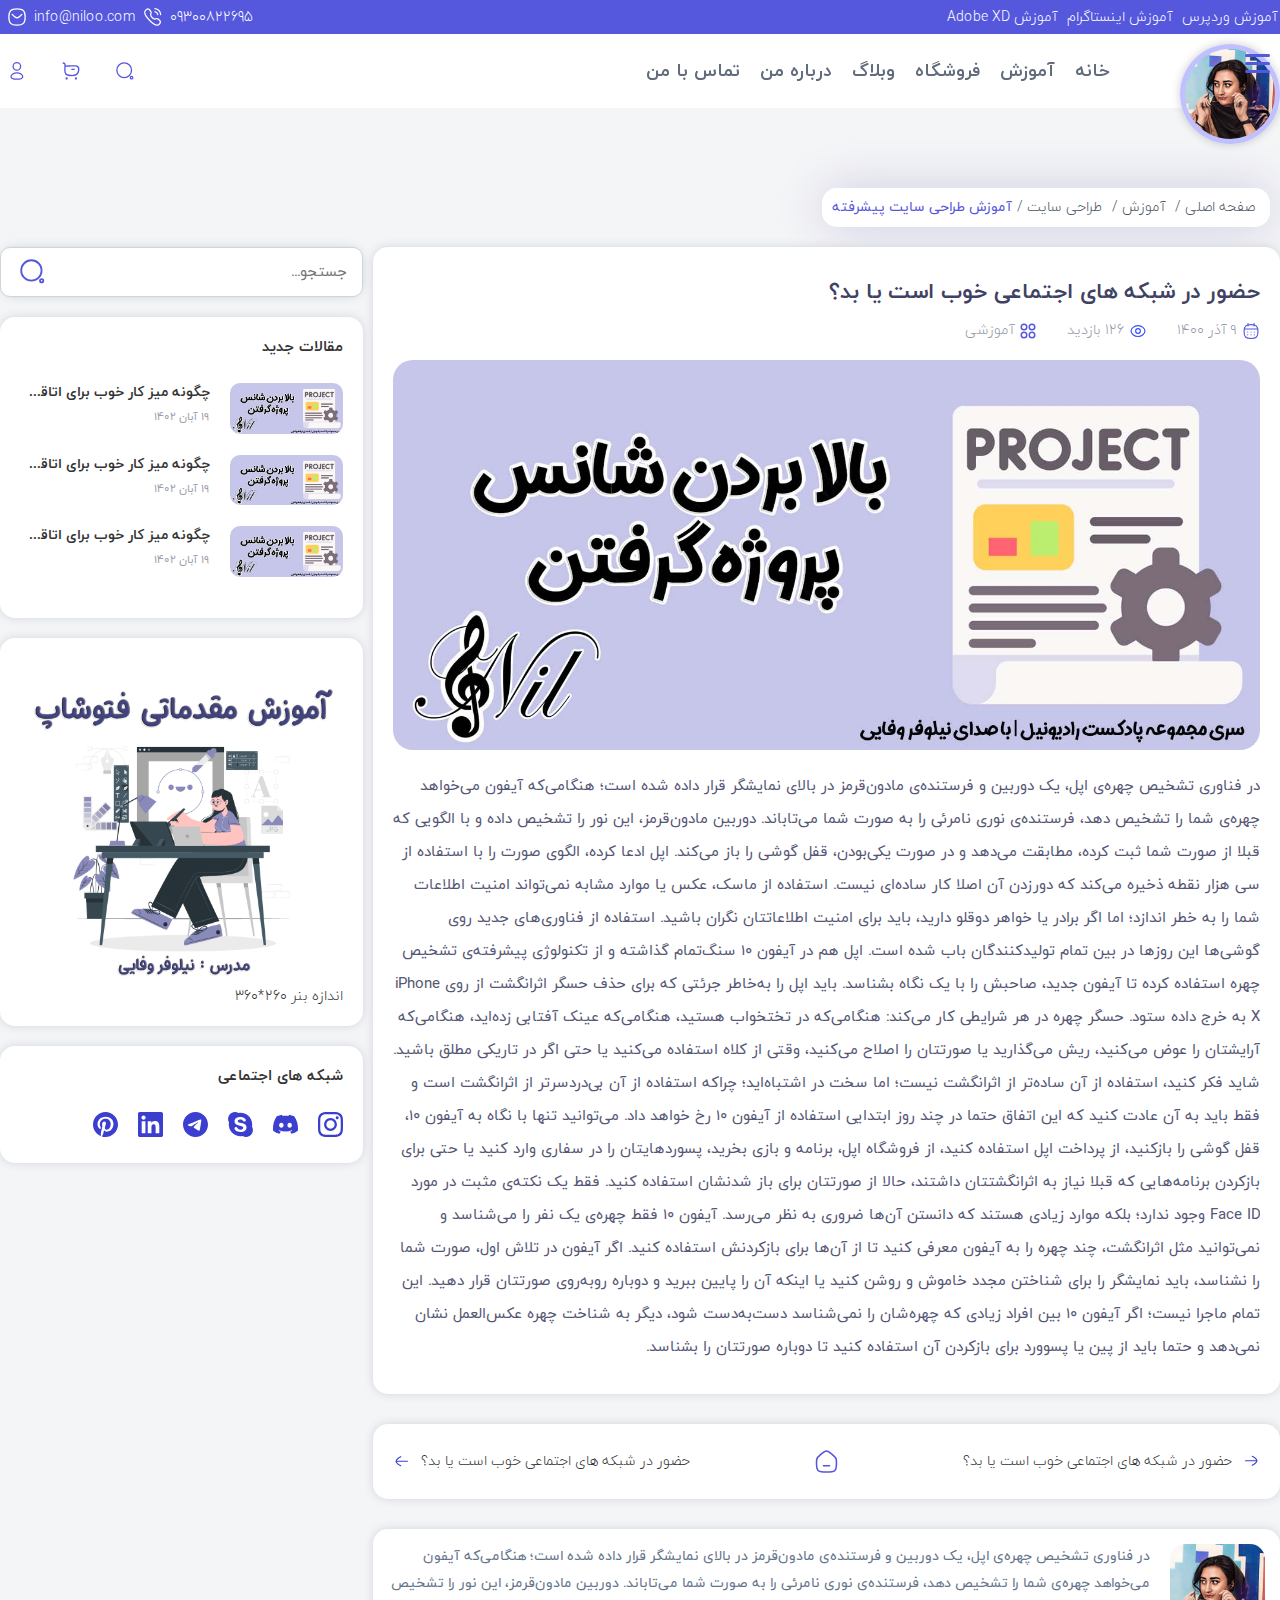
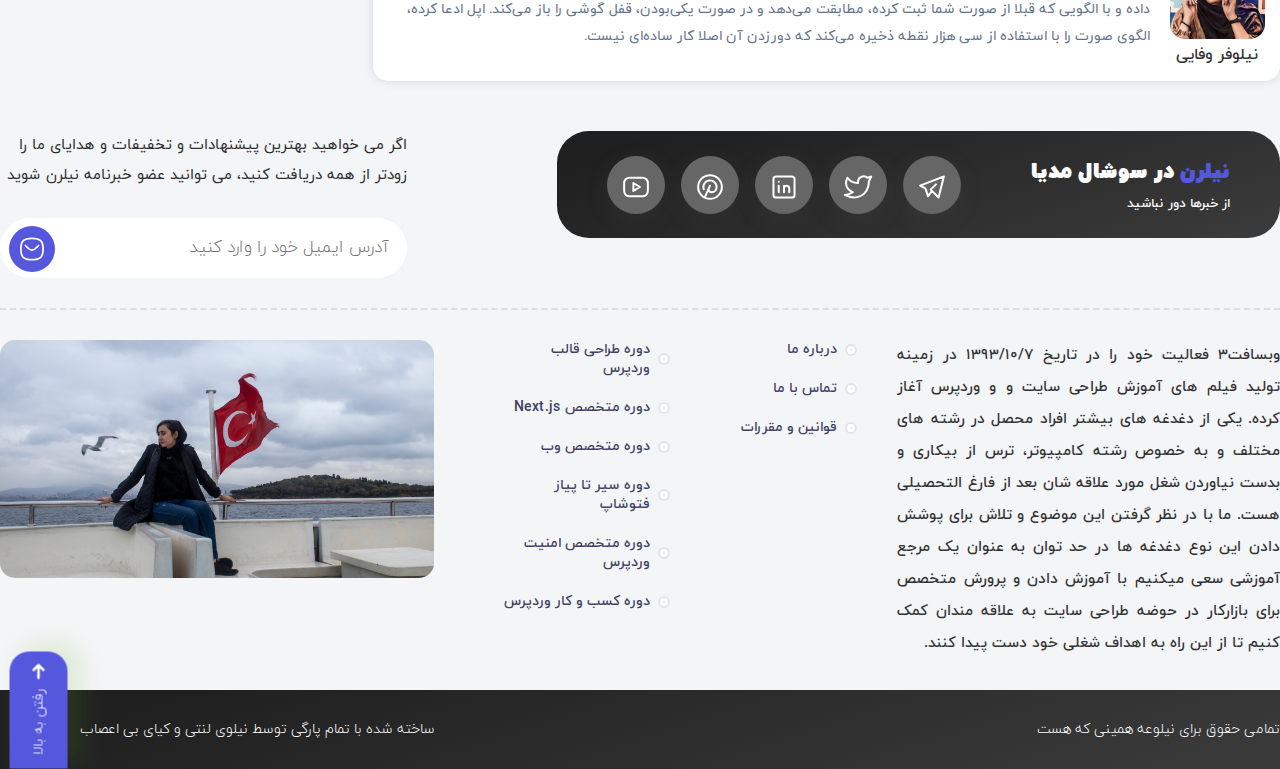
<file: single.html>
<!DOCTYPE html>
<html lang="en">
  <head>
    <meta charset="UTF-8" />
    <meta name="viewport" content="width=device-width, initial-scale=1.0" />
    <link rel="stylesheet" href="assets/css/swiper-bundle.min.css" />
    <link rel="stylesheet" href="./assets/files/style.css" />
    <link rel="stylesheet" href="./assets/files/header.css" />
    <link rel="stylesheet" href="./assets/files/footer.css" />
    <link rel="stylesheet" href="./assets/css/font.css" />
    <link rel="stylesheet" href="./assets/files/single/single.css" />
    <link rel="stylesheet" href="./assets/files/sidebar/style.css" />
    <title>Document</title>
  </head>
  <body>
    <!--Start Header-->
  
    <div class="top-head">
      <div class="top container">
        <div class="menu-top">
          <ul>
            <li><a href="#">آموزش وردپرس</a></li>
            <li><a href="#">آموزش اینستاگرام</a></li>
            <li><a href="#">آموزش Adobe XD</a></li>
          </ul>
        </div>

        <div class="contact-me">
          <span>09300822695</span>
          <span class="icon-container">
            <svg class="icon">
              <use xlink:href="/assets/images/svg-sprite.svg#calling"></use>
            </svg>
          </span>
          <span>info@niloo.com</span>
          <span class="icon-container">
            <svg class="icon">
              <use xlink:href="/assets/images/svg-sprite.svg#mail"></use>
            </svg>
          </span>
        </div>
      </div>
    </div>
    <div class="sticky-head">
      <div class="sticky container">
        <a class="nav-logo" href="#">
          <div id="progress">
            <img id="myImg" class="progress-value" src="assets/images/logo.jpg"  />
          </div>

          <div id="myModal" class="modal">
            <span class="close">&times;</span>
            <a href="https:instagram.com/niloofarvafaei.ir"><img class="modal-content" src="assets/images/instagram.jpg"/>
            </a>
              <div id="caption"></div>
          </div>

        </a>


        <div class="humber-menu">
          <div class="nav__toggler">
            <div class="bar bar-one"></div>
            <div class="bar bar-two"></div>
            <div class="bar bar-three"></div>
          </div>
    
          <div id="mySidenav" class="sidenav">
            <a class="closebtn">&times;</a>
            
            <ul>
              <li><a class="nav-item" href="#">خانه</a></li>
              <li><a class="nav-item" href="#">آموزش</a></li>
              <li><a class="nav-item" href="#">فروشگاه</a></li>
              <li><a class="nav-item" href="#">وبلاگ</a></li>
              <li><a class="nav-item" href="#">درباره من</a></li>
              <li><a class="nav-item" href="#">تماس با من</a></li>
            </ul>
        
          </div>
        </div>

        <nav class="navbar">

          <ul>
            <li><a href="#">خانه</a></li>
            <li><a href="#">آموزش</a></li>
            <li><a href="#">فروشگاه</a></li>
            <li><a href="#">وبلاگ</a></li>
            <li><a href="#">درباره من</a></li>
            <li><a href="#">تماس با من</a></li>
          </ul>

       
        </nav>
        <div class="login">
          <a href="#"
            ><span class="icon-container">
              <svg class="icon">
                <use xlink:href="/assets/images/svg-sprite.svg#search"></use>
              </svg>
            </span>
          </a>
          <a href="#"
            ><span class="icon-container">
              <svg class="icon">
                <use xlink:href="/assets/images/svg-sprite.svg#buy"></use>
              </svg>
            </span>
          </a>

          <a href="#"
            ><span class="icon-container">
              <svg class="icon">
                <use xlink:href="/assets/images/svg-sprite.svg#profile"></use>
              </svg>
            </span>
          </a>
        </div>
      </div>
    </div>
    <!--End Header-->

    <div class="single">
      <div class="container">
        <div class="breadcrumb">

          <ul>
            <li class="breadcrumb-path">
              <a href="#"> صفحه اصلی </a>
             </li>
             <li class="breadcrumb-path">
              <a href="#">  آموزش </a>
             </li>
             <li class="breadcrumb-path">
              <a href="#"> طراحی سایت  </a>
             </li>              <li class="breadcrumb-active"> آموزش طراحی سایت پیشرفته </li>
          </ul>

    
      </div>
        <!--start single-->
        <div class="single-flex">
          <div class="content">
            <div class="main-single box-shadow">
              <header>
                <h1>حضور در شبکه های اجتماعی خوب است یا بد؟</h1>
                <div class="box-post-meta">
                  <div class="post-meta">
                    <svg class="icon">
                      <use
                        xlink:href="/assets/images/svg-sprite.svg#calender"
                      ></use>
                    </svg>

                    <span>۹ آذر ۱۴۰۰</span>
                  </div>

                  <div class="post-meta">
                    <svg class="icon">
                      <use
                        xlink:href="/assets/images/svg-sprite.svg#Show"
                      ></use>
                    </svg>
                    <span>126 بازدید</span>
                  </div>

                  <div class="post-meta">
                    <svg class="icon">
                      <use
                        xlink:href="/assets/images/svg-sprite.svg#category"
                      ></use>
                    </svg>
                    <span>
                      <a href="#">آموزشی</a>
                    </span>
                  </div>
                </div>
              </header>
              <div class="post-thumbnail">
                <figure><img src="assets/images/radio2.jpg" alt="" /></figure>
              </div>
              <div class="content-single">
                در فناوری تشخیص چهره‌ی اپل، یک دوربین و فرستنده‌ی مادون‌قرمز در
                بالای نمایشگر قرار داده ‌شده‌ است؛ هنگامی‌که آیفون می‌خواهد
                چهره‌ی شما را تشخیص دهد، فرستنده‌ی نوری نامرئی را به ‌صورت شما
                می‌تاباند. دوربین مادون‌قرمز، این نور را تشخیص داده و با الگویی
                که قبلا از صورت شما ثبت کرده، مطابقت می‌دهد و در صورت یکی‌بودن،
                قفل گوشی را باز می‌کند. اپل ادعا کرده، الگوی صورت را با استفاده
                از سی هزار نقطه ذخیره می‌کند که دورزدن آن اصلا کار ساده‌ای نیست.
                استفاده از ماسک، عکس یا موارد مشابه نمی‌تواند امنیت اطلاعات شما
                را به خطر اندازد؛ اما اگر برادر یا خواهر دوقلو دارید، باید برای
                امنیت اطلاعاتتان نگران باشید. استفاده از فناوری‌های جدید روی
                گوشی‌ها این روزها در بین تمام تولیدکنندگان باب شده است. اپل هم
                در آیفون 10 سنگ‌تمام گذاشته و از تکنولوژی پیشرفته‌ی تشخیص چهره
                استفاده کرده تا آیفون جدید، صاحبش را با یک نگاه بشناسد. باید اپل
                را به‌خاطر جرئتی که برای حذف حسگر اثرانگشت از روی iPhone X به
                خرج داده ستود. حسگر چهره در هر شرایطی کار می‌کند: هنگامی‌که در
                تختخواب هستید، هنگامی‌که عینک آفتابی زده‌اید، هنگامی‌که آرایشتان
                را عوض می‌کنید، ریش می‌گذارید یا صورتتان را اصلاح می‌کنید، وقتی
                از کلاه استفاده می‌کنید یا حتی اگر در تاریکی مطلق باشید. شاید
                فکر کنید، استفاده از آن ساده‌تر از اثرانگشت نیست؛ اما سخت در
                اشتباه‌اید؛ چراکه استفاده از آن بی‌دردسرتر از اثرانگشت است و فقط
                باید به آن عادت کنید که این اتفاق حتما در چند روز ابتدایی
                استفاده از آیفون 10 رخ خواهد داد. می‌توانید تنها با نگاه به
                آیفون 10، قفل گوشی را بازکنید، از پرداخت اپل استفاده کنید، از
                فروشگاه اپل، برنامه و بازی بخرید، پسورد‌هایتان را در سفاری وارد
                کنید یا حتی برای بازکردن برنامه‌هایی که قبلا نیاز به اثرانگشتتان
                داشتند، حالا از صورتتان برای باز شدنشان استفاده کنید. فقط یک
                نکته‌ی مثبت در مورد Face ID وجود ندارد؛ بلکه موارد زیادی هستند
                که دانستن آن‌ها ضروری به نظر می‌رسد. آیفون 10 فقط چهره‌ی یک نفر
                را می‌شناسد و نمی‌توانید مثل اثرانگشت، چند چهره را به آیفون
                معرفی کنید تا از آن‌ها برای بازکردنش استفاده کنید. اگر آیفون در
                تلاش اول، صورت شما را نشناسد، باید نمایشگر را برای شناختن مجدد
                خاموش و روشن کنید یا اینکه آن را پایین ببرید و دوباره روبه‌روی
                صورتتان قرار دهید. این تمام ماجرا نیست؛ اگر آیفون 10 بین افراد
                زیادی که چهره‌شان را نمی‌شناسد دست‌به‌دست شود، دیگر به شناخت
                چهره عکس‌العمل نشان نمی‌دهد و حتما باید از پین یا پسوورد برای
                بازکردن آن استفاده کنید تا دوباره صورتتان را بشناسد.
              </div>
            </div>
            <!-- Start post Navigatio -->
            <div class="post-navigation box-shadow">
              <div class="navig nav-next">
                <a href="#">
                  <svg class="icon">
                    <use
                      xlink:href="/assets/images/svg-sprite.svg#arrow-right"
                    ></use>
                  </svg>
                  <span>حضور در شبکه های اجتماعی خوب است یا بد؟ </span>
                </a>
              </div>
              <div class="navig nav-home">
                <a href="#">
                  <svg class="icon">
                    <use xlink:href="/assets/images/svg-sprite.svg#home"></use>
                  </svg>
                </a>
              </div>
              <div class="navig nav-back">
                <a href="#">
                  <span>حضور در شبکه های اجتماعی خوب است یا بد؟ </span>
                  <svg class="icon">
                    <use
                      xlink:href="/assets/images/svg-sprite.svg#arrow-right"
                    ></use>
                  </svg>
                </a>
              </div>
            </div>

            <!-- Start author -->
            <div class="author box-shadow">
              <div class="author-img">
                <img src="./assets/images/logo.jpg" alt="" />
                <span>نیلوفر وفایی</span>
              </div>
              <div class="author-des">
                <p>
                  در فناوری تشخیص چهره‌ی اپل، یک دوربین و فرستنده‌ی مادون‌قرمز
                  در بالای نمایشگر قرار داده ‌شده‌ است؛ هنگامی‌که آیفون می‌خواهد
                  چهره‌ی شما را تشخیص دهد، فرستنده‌ی نوری نامرئی را به ‌صورت شما
                  می‌تاباند. دوربین مادون‌قرمز، این نور را تشخیص داده و با
                  الگویی که قبلا از صورت شما ثبت کرده، مطابقت می‌دهد و در صورت
                  یکی‌بودن، قفل گوشی را باز می‌کند. اپل ادعا کرده، الگوی صورت را
                  با استفاده از سی هزار نقطه ذخیره می‌کند که دورزدن آن اصلا کار
                  ساده‌ای نیست.
                </p>
              </div>
            </div>
          </div>

          <!-- Start sidebar -->
          <div class="sidebar">
            <!-- Start Widget -->
            <div class="widget box-shadow">
              <div class="search_form">
                <form action="" method="get">
                  <input
                    type="text"
                    name="s"
                    class="form-control"
                    placeholder="جستجو..."
                  />
                  <button type="submit" class="icon_search">
                    <svg class="icon-large">
                      <use
                        xlink:href="/assets/images/svg-sprite.svg#search"
                      ></use>
                    </svg>
                  </button>
                </form>
              </div>
            </div>
            <!-- Start Widget -->
            <div class="widget widget_recent_post box-shadow">
              <h5 class="widget-title">مقالات جدید</h5>
              <ul>
                <li>
                  <div class="recent_post_main">
                    <div class="post_img">
                      <a href="#">
                        <img src="/assets/images/radio2.jpg" alt="" />
                      </a>
                    </div>
                    <div class="post_content">
                      <h6>
                        <a href="#">چگونه میز کار خوب برای اتاقم انتخاب کنم؟</a>
                      </h6>
                      <p>19 آبان 1402</p>
                    </div>
                  </div>
                </li>
              </ul>

              <ul>
                <li>
                  <div class="recent_post_main">
                    <div class="post_img">
                      <a href="#">
                        <img src="/assets/images/radio2.jpg" alt="" />
                      </a>
                    </div>
                    <div class="post_content">
                      <h6>
                        <a href="#">چگونه میز کار خوب برای اتاقم انتخاب کنم؟</a>
                      </h6>
                      <p>19 آبان 1402</p>
                    </div>
                  </div>
                </li>
              </ul>

              <ul>
                <li>
                  <div class="recent_post_main">
                    <div class="post_img">
                      <a href="#">
                        <img src="/assets/images/radio2.jpg" alt="" />
                      </a>
                    </div>
                    <div class="post_content">
                      <h6>
                        <a href="#">چگونه میز کار خوب برای اتاقم انتخاب کنم؟</a>
                      </h6>
                      <p>19 آبان 1402</p>
                    </div>
                  </div>
                </li>
              </ul>
            </div>
            <!-- Start Widget -->
            <div class="widget widget_img box-shadow">
              <a href="#">
                <img src="assets/images/course.png" alt="" />
                <span>اندازه بنر 260*360</span>
              </a>
            </div>
            <!-- Start Widget -->
            <div class="widget box-shadow">
              <h5 class="widget-title">شبکه های اجتماعی</h5>
              <ul class="social">
                <li>
                  <a href="#">
                    <svg class="icon-large">
                      <use
                        xlink:href="/assets/images/svg-sprite.svg#instagram_social"
                      ></use>
                    </svg>
                  </a>
                </li>
                <li>
                  <a href="#">
                    <svg class="icon-large">
                      <use
                        xlink:href="/assets/images/svg-sprite.svg#discord_social"
                      ></use>
                    </svg>
                  </a>
                </li>
              </li>
              <li>
                <a href="#">
                  <svg class="icon-large">
                    <use
                      xlink:href="/assets/images/svg-sprite.svg#skype_social"
                    ></use>
                  </svg>
                </a>
              </li>
              <li>
                <a href="#">
                  <svg class="icon-large">
                    <use
                      xlink:href="/assets/images/svg-sprite.svg#telegram_social"
                    ></use>
                  </svg>
                </a>
              </li>
              <li>
                <a href="#">
                  <svg class="icon-large">
                    <use
                      xlink:href="/assets/images/svg-sprite.svg#linkdin_social"
                    ></use>
                  </svg>
                </a>
              </li>
              <li>
                <a href="#">
                  <svg class="icon-large">
                    <use
                      xlink:href="/assets/images/svg-sprite.svg#pintres_social"
                    ></use>
                  </svg>
                </a>
              </li>
              </ul>
            </div>
          </div>
        </div>
        <!-- end sidebar -->
      </div>
    </div>
    <!-- Start Footer -->
    <footer>
      <div class="top-footer container">
        <div class="social-footer">
        <div class="social-back">
          <div class="title">
            <h4>
              <span>نیلرن</span>
              در سوشال مدیا
            </h4>
            <p>
              از خبرها دور نباشید
              <i class="fal fa-long-arrow-left"></i>
            </p>
          </div>
          <!-- social -->
          <div class="social">
            <!-- telegram -->
            <a
              href="https://t.me/account"
              target="_blank"
              rel="external nofollow ugc noopener"
            >
              <svg
                width="32"
                height="32"
                viewBox="0 0 32 32"
                fill="none"
                xmlns="http://www.w3.org/2000/svg"
              >
                <g opacity="1">
                  <path
                    d="M19.9549 13.3637L14.6822 18.6364L22.5913 26.5455L27.864 5.45459L4.13672 14.6819L9.40945 17.3182L12.0458 25.2273L16.0004 19.9546"
                    stroke="white"
                    stroke-width="2"
                    stroke-linecap="round"
                    stroke-linejoin="round"
                  ></path>
                </g>
              </svg>
              <span class="bg-gray"></span>
              <span class="bg-gradiant"></span>
            </a>
            <!-- twitter -->
            <a
              href="https://twitter.com/account"
              target="_blank"
              rel="external nofollow ugc noopener"
            >
              <svg
                width="32"
                height="32"
                viewBox="0 0 32 32"
                fill="none"
                xmlns="http://www.w3.org/2000/svg"
              >
                <g opacity="1">
                  <path
                    d="M29.182 5.46781C27.8638 6.11372 26.572 6.37604 25.2274 6.77281C23.7498 5.10531 21.5589 5.01304 19.4538 5.80131C17.3487 6.58958 15.9699 8.51677 16.0002 10.7274V12.0455C11.7227 12.1549 7.91313 10.2067 5.45472 6.77281C5.45472 6.77281 -0.0579134 16.5709 10.7274 21.2728C8.25981 22.9166 5.79877 24.0252 2.81836 23.9092C7.1789 26.2859 11.931 27.1031 16.045 25.9089C20.7641 24.538 24.6422 21.0013 26.1304 15.7035C26.5744 14.0922 26.7948 12.4276 26.7855 10.7564C26.7829 10.4281 28.776 7.10236 29.182 5.46649V5.46781Z"
                    stroke="white"
                    stroke-width="2"
                    stroke-linecap="round"
                    stroke-linejoin="round"
                  ></path>
                </g>
              </svg>
              <span class="bg-gray"></span>
              <span class="bg-gradiant"></span>
            </a>
            <!-- linkdin -->
            <a
              href="https://www.linkedin.com/in/account/"
              target="_blank"
              rel="external nofollow ugc noopener"
            >
              <svg
                width="32"
                height="32"
                viewBox="0 0 32 32"
                fill="none"
                xmlns="http://www.w3.org/2000/svg"
              >
                <g opacity="1">
                  <path
                    d="M23.9096 5.45459H8.09144C6.63542 5.45459 5.45508 6.63493 5.45508 8.09095V23.9091C5.45508 25.3652 6.63542 26.5455 8.09144 26.5455H23.9096C25.3657 26.5455 26.546 25.3652 26.546 23.9091V8.09095C26.546 6.63493 25.3657 5.45459 23.9096 5.45459Z"
                    stroke="white"
                    stroke-width="2"
                    stroke-linecap="round"
                    stroke-linejoin="round"
                  ></path>
                  <path
                    d="M10.7266 14.6819V21.2728"
                    stroke="white"
                    stroke-width="2"
                    stroke-linecap="round"
                    stroke-linejoin="round"
                  ></path>
                  <path
                    d="M10.7266 10.7273V10.7427"
                    stroke="white"
                    stroke-width="2"
                    stroke-linecap="round"
                    stroke-linejoin="round"
                  ></path>
                  <path
                    d="M16 21.2728V14.6819"
                    stroke="white"
                    stroke-width="2"
                    stroke-linecap="round"
                    stroke-linejoin="round"
                  ></path>
                  <path
                    d="M21.2727 21.2728V17.3182C21.2727 16.619 20.995 15.9485 20.5006 15.4541C20.0061 14.9596 19.3356 14.6819 18.6364 14.6819C17.9372 14.6819 17.2666 14.9596 16.7722 15.4541C16.2778 15.9485 16 16.619 16 17.3182"
                    stroke="white"
                    stroke-width="2"
                    stroke-linecap="round"
                    stroke-linejoin="round"
                  ></path>
                </g>
              </svg>
              <span class="bg-gray"></span>
              <span class="bg-gradiant"></span>
            </a>
            <!-- pinterest -->
            <a
              href="https://www.pinterest.com/account/"
              target="_blank"
              rel="external nofollow ugc noopener"
            >
              <svg
                width="32"
                height="32"
                viewBox="0 0 32 32"
                fill="none"
                xmlns="http://www.w3.org/2000/svg"
              >
                <g opacity="1">
                  <path
                    d="M10.7266 26.5455L15.9993 14.6819"
                    stroke="white"
                    stroke-width="2"
                    stroke-linecap="round"
                    stroke-linejoin="round"
                  ></path>
                  <path
                    d="M14.2855 18.6364C14.8615 20.3012 16.1705 21.2727 17.6468 21.2727C20.3768 21.2727 22.59 19.2243 22.59 16C22.5911 15.0375 22.3814 14.0864 21.9757 13.2136C21.5699 12.3409 20.9779 11.5675 20.2412 10.948C19.5046 10.3285 18.6412 9.87789 17.7118 9.62778C16.7823 9.37767 15.8094 9.33416 14.8613 9.50031C13.9133 9.66647 13.0131 10.0383 12.2241 10.5895C11.4352 11.1408 10.7765 11.8582 10.2944 12.6913C9.81236 13.5244 9.51861 14.4529 9.43382 15.4117C9.34904 16.3705 9.47527 17.3362 9.80365 18.2409"
                    stroke="white"
                    stroke-width="2"
                    stroke-linecap="round"
                    stroke-linejoin="round"
                  ></path>
                  <path
                    d="M16.0004 27.8637C22.5525 27.8637 27.864 22.5522 27.864 16.0001C27.864 9.44801 22.5525 4.13647 16.0004 4.13647C9.44825 4.13647 4.13672 9.44801 4.13672 16.0001C4.13672 22.5522 9.44825 27.8637 16.0004 27.8637Z"
                    stroke="white"
                    stroke-width="2"
                    stroke-linecap="round"
                    stroke-linejoin="round"
                  ></path>
                </g>
              </svg>
              <span class="bg-gray"></span>
              <span class="bg-gradiant"></span>
            </a>
            <!-- youtube -->
            <a
              href="https://www.youtube.com/channel/account"
              target="_blank"
              rel="external nofollow ugc noopener"
            >
              <svg
                width="32"
                height="32"
                viewBox="0 0 32 32"
                fill="none"
                xmlns="http://www.w3.org/2000/svg"
              >
                <g opacity="1">
                  <path
                    d="M22.5913 6.77271H9.40945C6.4974 6.77271 4.13672 9.13339 4.13672 12.0454V19.9545C4.13672 22.8666 6.4974 25.2273 9.40945 25.2273H22.5913C25.5033 25.2273 27.864 22.8666 27.864 19.9545V12.0454C27.864 9.13339 25.5033 6.77271 22.5913 6.77271Z"
                    stroke="white"
                    stroke-width="2"
                    stroke-linecap="round"
                    stroke-linejoin="round"
                  ></path>
                  <path
                    d="M13.3633 12.0454L19.9542 16L13.3633 19.9545V12.0454Z"
                    stroke="white"
                    stroke-width="2"
                    stroke-linecap="round"
                    stroke-linejoin="round"
                  ></path>
                </g>
              </svg>
              <span class="bg-gray"></span>
              <span class="bg-gradiant"></span>
            </a>
          </div>
        </div>
        </div>
        <div class="email-footer">
          <p>
            اگر می خواهید بهترین پیشنهادات و تخفیفات و هدایای ما را زودتر از همه
            دریافت کنید، می توانید عضو خبرنامه نیلرن شوید
          </p>
          <form action="">
            <input
              class="email-box"
              type="email"
              placeholder="آدرس ایمیل خود را وارد کنید"
            />
            <button type="submit" class="btn btn-danger" name="submit">
              <svg class="icon-large media">
                <use xlink:href="/assets/images/svg-sprite.svg#message"></use>
              </svg>
            </button>
          </form>
        </div>
      </div>

      <div class="mid-footer container">
        <div class="item widget-footer-1">
          <article class="article-full">
            <p>
              وبسافت3 فعالیت خود را در تاریخ 1393/10/7 در زمینه تولید فیلم های
              آموزش طراحی سایت و و وردپرس آغاز کرده. یکی از دغدغه های بیشتر
              افراد محصل در رشته های مختلف و به خصوص رشته کامپیوتر، ترس از
              بیکاری و بدست نیاوردن شغل مورد علاقه شان بعد از فارغ التحصیلی هست.
              ما با در نظر گرفتن این موضوع و تلاش برای پوشش دادن این نوع دغدغه
              ها در حد توان به عنوان یک مرجع آموزشی سعی میکنیم با آموزش دادن و
              پرورش متخصص برای بازارکار در حوضه طراحی سایت به علاقه مندان کمک
              کنیم تا از این راه به اهداف شغلی خود دست پیدا کنند.
            </p>
          </article>
        </div>
        <div class="item widget-footer-2">
          <ul>
            <li><a href="#" target="_blank">درباره ما</a></li>
            <li><a href="#" target="_blank">تماس با ما</a></li>
            <li><a href="#" target="_blank">قوانین و مقررات</a></li>
          </ul>
        </div>
        <div class="item widget-footer-3">
          <ul>
            <li><a href="#" target="_blank">دوره طراحی قالب وردپرس</a></li>
            <li><a href="#" target="_blank">دوره متخصص Next.js</a></li>
            <li><a href="#" target="_blank">دوره متخصص وب</a></li>
            <li><a href="#" target="_blank">دوره سیر تا پیاز فتوشاپ</a></li>
            <li><a href="#" target="_blank">دوره متخصص امنیت وردپرس</a></li>
            <li><a href="#" target="_blank">دوره کسب و کار وردپرس</a></li>
          </ul>
        </div>
        <div class="item widget-footer-4">
          <a
            href="https://www.nilofarvafaei.ir/"
            target="_blank"
            rel="noopener"
            dideo-checked="true"
          >
            <img src="assets/images/back.jpg"
          /></a>
        </div>
      </div>

      <div class="down-footer">
        <div class="container">
        <div class="d-foot">
          <div class="copy-right">
            <span>تمامی حقوق برای نیلوعه همینی که هست</span>
          </div>
          <div class="webdesigner">
            <span>ساخته شده با تمام پارگی توسط نیلوی لنتی و کیای بی اعصاب</span>
            <a
            id="scrollUp"
            href="#top"
            style="position: fixed; z-index: 2147483647"
            ><svg
              width="14"
              height="16"
              viewBox="0 0 14 16"
              fill="none"
              xmlns="http://www.w3.org/2000/svg"
            >
              <path
                d="M6.99922 14.4001L6.99922 1.6001M6.99922 1.6001L11.7992 6.4001M6.99922 1.6001L2.19922 6.4001"
                stroke="white"
                stroke-width="2.5"
                stroke-linecap="round"
                stroke-linejoin="round"
              ></path></svg
            ><span> رفتن به بالا </span></a
          >
          </div>
         
        </div>
      </div>
      </div>
    </footer>
    <!-- End Footer -->
    <script src="assets/js/jquery-3.5.1.min.js"></script>
    <script src="assets/js/swiper-bundle.min.js"></script>
    <script src="assets/js/main.js"></script>
  </body>
</html>
</file>
<file: assets/files/index/index.css>
/*Start Hero*/

.hero .main-hero {
width: 100%;
display: flex;
flex-direction: row;
justify-content: center;
}

.hero .main-hero .hero_text {
display: flex;
flex-direction: column;
justify-content: center;
align-items: center;
padding: 0 -10px;
width: 35%;
row-gap: 10px;
}
.hero .main-hero .hero_text h2 {
font-weight: 900;
font-size: 3.4rem;
}

.hero .main-hero .hero_text h3 {
font-weight: 700;
font-size: 1.75rem;
color: var(--color-body);
}


.hero .main-hero .hero_text .lets {
display: flex;
width: 100%;
}

.lets .btn {
display: block;
padding: 10px 30px;
width: 41%;
text-align: center;
font-size: 2rem;
color: #fff;
}
.lets .btn:hover{
background-color: var(--color-hover);
}

.hero .main-hero .hero_img {
display: flex;
flex-direction: column;
width: 60%;
}
.hero .main-hero .hero_img .shade {
height: 101px;
position: relative;
top: -70px;

z-index: 1;

background: linear-gradient(
rgba(255, 255, 255, 0) 37%,
rgb(244, 245, 247) 93%
);
}
.hero .main-hero .hero_img img {

height: auto;
width: 100%;
}
.hero .main-hero .hero_img svg {
position: absolute;
}

/*End hero*/

/* Start Count section*/
.count-sec {
display: flex;
justify-content: space-evenly;
}
.count-sec .sec-count_item {
height: 161px;
width: 161px;
border: 1px solid var(--color-primary);
border-radius: 15px;
padding: 20px;
display: flex;
flex-direction: column;
align-items: center;
justify-content: space-evenly;
}
.count-sec .sec-count_item .c-item_num {
color: var(--color-primary);
font-weight: 800;
font-size: 3.2rem;
}
.count-sec .sec-count_item .c-item_text {
color: var(--color-primary);
font-weight: 800;
font-size: 2rem;
}

/*End Count Section*/



/*Start Services Box*/
.services {
margin: 20rem 0;
width: 100%;
}

.services-title {
width: 23%;
display: flex;
align-items: center;
column-gap: 1.5rem;
}

.services-title .services-icon {
height: 70px;
width: 70px;
}

.services-title svg {
font-size: 5rem;
background-color: var(--color-primary);
padding: 1rem;
border-radius: 20%;
color: #fff;
}

.services-title h5 {
color: var(--color-headings);
font-size: 3rem;
font-weight: 800;
}

.services-body {
width: 77%;
display: flex;
justify-content: space-between;

}

.services-body .services-box {
display: flex;
flex-wrap: wrap;
padding: 2rem;
background-color: #fff;
width: 31%;
border-radius: 2rem;
border: 1px solid #cbd5e1;
transition: all 0.3s ease-in-out;
}
.services-body .services-box:hover {
transform: scale(1.07) translateZ(0px);
}

.services-box .media {
width: 100%;
font-size: 5rem;
text-align: center;
color: var(--color-primary);
}

.services-box h6 {
width: 100%;
text-align: center;
font-size: 2rem;
color: var(--color-headings);
font-weight: 600;
margin: 1rem 0;
}

.services-box p {
text-align: right;
font-weight: 400;
}
/*End Services Box*/

/*Start Customres Comment*/
.customres {
width: 100%;
margin: 20rem 0;
}

.customres .cus-head {
width: 29%;
display: flex;
flex-wrap: wrap;
align-items: center;
justify-content: space-between;
}

.customres .cus-head .media {
text-align: center;
height: 70px;
width: 70px;
font-size: 5rem;
background-color: var(--color-primary);
padding: 1rem;
border-radius: 20%;
}

.customres .cus-head h5 {
color: var(--color-headings);
font-size: 3rem;
font-weight: 800;
}

.customres .cus-head p {
font-size: 1.6rem;
font-weight: 500;
margin: 2.5rem 1rem 0;
}

.customres .swiper {
width: 59rem;
height: 34rem;
}

.customres .swiper-slide {
display: flex;
align-items: center;
justify-content: center;
border-radius: 18px;
font-size: 22px;
font-weight: bold;
color: var(--color-headings);
text-align: center;
font-size: 18px;
background: #fff;
flex-wrap: wrap;
}

.customres .swiper-slide h3 {
text-align: right;
padding: 3rem;
font-size: 1.6rem;
font-weight: 900;
}

.customres .swiper-slide p {
font-size: 1.4rem;
font-weight: 400;
color: var(--color-headings);
text-align: right;
padding: 0 2rem 1rem;
height: 13rem;
overflow-y: auto;
}

.border-customer {
max-width: 70%;
margin: 0.7rem auto;
background-color: #e4e4e7;
height: 0.2rem;
}

.customres .swiper-slide .box-cus {
display: flex;
justify-content: space-between;
align-items: center;
font-size: 1.4rem;
}

.swiper-slide .box-cus .info-cus {
display: flex;
justify-content: space-between;
align-items: center;
margin-bottom: 1rem;
width: 62%;
}

.swiper-slide .info-cus .gravatar-cus {
position: relative;
display: flex;
-webkit-box-align: center;
align-items: center;
-webkit-box-pack: center;
justify-content: center;
flex-shrink: 0;
border-radius: 50%;
overflow: hidden;
box-shadow: rgba(0, 0, 0, 0.25) 0px 1.3px 43px 0px;
border: 2px solid rgb(255, 255, 255);
width: 6.5rem;
height: auto;
}

.swiper-slide .info-cus .gravatar-cus img {
max-width: 100%;
}

.swiper-slide .info-cus .detail-cus {
display: flex;
justify-content: space-between;
align-items: center;
flex-wrap: wrap;
margin-right: 1rem;
}

.swiper-slide .detail-cus .name-cus {
width: 75%;
display: flex;
justify-content: space-between;
align-items: center;
}

.swiper-slide .detail-cus .name-cus h6 {
font-size: 1.4rem;
font-weight: 700;
}

.swiper-slide .detail-cus .name-cus span.date-cus {
color: #9597aa;
font-weight: 300;
}

.swiper-slide .detail-cus span.course-cus {
margin-top: 0.7rem;
color: #9597aa;
font-weight: 300;
}

.swiper-slide .detail-cus .course-cus {
}

.swiper-slide .box-cus .rate-cus {
color: #f90;
}

/*End Customres Comment*/

/*start radio box items*/
.radio {
width: 100%;
margin: 20rem 0;
padding: 2rem;
background-color: #fff;
}
.radio_title {
display: flex;
align-items: center;
column-gap: 0.3rem;
justify-content: space-between;
}
.radio_title .right {
display: flex;
align-items: center;
column-gap: 0.3rem;
}
.radio_title h5 {
font-size: 2.8rem;
font-weight: 700;
}
.radio_slide {
width: 100%;
margin: 4rem 0;
display: flex;
justify-content: space-between;
}
.radio_box {
width: 300px;
height: 255px;
border: 1px solid #ddd;
border-radius: 10px;
overflow: hidden;
}
.radio_img img{
width: 100%;
}
.radio_audio{
text-align: center;
width: 100%;
}
.radio_audio audio {
width: 100%;
height: 30px;
}
.radio_content {

}
.radio_content h3 {
color: var(--color-body);
padding: 1rem 1.5rem;
white-space: nowrap;
overflow: hidden;
text-overflow: ellipsis;
font-size: 1.4rem;
font-weight: 700;
}
.radio_detail {
padding: 0 1.5rem;
display: flex;
justify-content: space-between;
align-items: center;
}
.radio_detail .category {
display: flex;
justify-content: start;
align-items: center;
column-gap: 0.3rem;
}
.radio_detail span {
font-size: 1.1rem;
font-weight: 500;
}
/*End Radio box */

/* Mobile menu styles */
.mobile-menu-down {
display: none;
z-index: 999;
}

.mobile-menu-down ul {
list-style-type: none;
padding: 0;
display: flex;
justify-content: space-around;
}

.mobile-menu-down li {
padding: 10px;
}

.mobile-menu-down a {
color: #ddd;
text-decoration: none;
}

/* Change link color on hover */
.mobile-menu-down a:hover {
color: var(--color-primary);
}

/*Article of blogs */

.article-blogs {
background-color: var(--color-white);
padding: 2rem;
margin: 20rem 0;
}

.article-blogs .top-blog{
display: flex;
justify-content: space-between;
}
.article-blogs .top-blog h3{
display: flex;
align-items: center;
font-size: 2.8rem;
font-weight: 700;
column-gap: 1rem;
}


.article-blogs .blogs {
display: flex;
column-gap: 4rem;
justify-content: space-between;
margin: 2.5rem 0;
}

.article-blogs .blogs .the-blog {
border: 1px solid #ddd;
border-radius: 10px;
position: relative;
display: flex;
flex-direction: column;
align-items: center;

}
.article-blogs .blogs .the-blog .blog-des{
display: flex;
flex-direction: column;
padding: 2rem;
row-gap: 2rem;

}
.article-blogs .blogs .the-blog .img-sec {
position: relative;
border-bottom: 1px solid #ddd;

}

.article-blogs .blogs .the-blog .img-sec .blog-img{
max-width: 100%;


}
.article-blogs .blogs .the-blog .img-sec .author-img {
width: 70px;
height: 70px;
border-radius: 50px;
position: absolute;
bottom: -30px;
left: 35px;
}

.article-blogs .blogs .the-blog .blog-info {
display: flex;
justify-content: space-between;
background-color: #f4f7fb;
padding: 1rem;
border-radius: 1.5rem;
align-items: center;
margin: 1rem 0;
}
.article-blogs .blogs .the-blog .blog-info span {
display: flex;
justify-content: center;
column-gap: 1rem;
}

.article-blogs .blogs .the-blog a {
position: absolute;
bottom: -3rem;


}

.article-blogs .blogs .the-blog .btn-article{
transition: all 0.5s ease-in-out;
}
.article-blogs .blogs .the-blog .btn-article:hover{
padding: 0.8rem 2rem;
transition: all 0.5s ease-in-out;
}




/* Courses section */
.sec-courses {
background-color: var(--color-white);
display: flex;
row-gap: 4rem;
padding: 2rem;
margin: 5rem 0;
flex-direction: column;
}

.sec-courses .course-head{
display: flex;
justify-content: space-between;
align-items: center;

}
.sec-courses .course-head h3 {
display: flex;
column-gap: 1rem;
align-items: center;
font-weight: 700;
font-size: 2.8rem;
}



.swiper-slide .the-course{
width: 100%;
display: flex;
flex-direction: column;
border: 1px solid #ddd;
border-radius:1.5rem;
transition: all .3s ease-in-out;
}

.swiper-slide .the-course:hover{
box-shadow: 0 0 10px #d1d5db;
border-radius: 1.5rem;
transition: all .3s ease-in-out;
}
.swiper-slide .the-course .img-course {
padding: 0 1rem;
position:relative;
width: 100%;
}
.swiper-slide .the-course .img-course .top-info {
top: -20px;
padding: 0 2.5rem;
width: 90%;
position:absolute;
z-index: 1;
display: flex;
column-gap: 3rem;
justify-content: space-between;
}
.swiper-slide .the-course .img-course .top-info span {
box-shadow: 0 0 10px #d1d5db;
background-color: #fff;
padding: 0.5rem 1rem;
border-radius: 1rem;
display: flex;
column-gap: 0.5rem;
font-size: 1.2rem;
font-weight: 600;
}

.swiper-slide .the-course .img-course .top-info span:hover {
transform: scale(105%);
transition: all .3s ease-in-out;
cursor: default;
}
.swiper-slide .the-course .img-course img{
max-width: 90%;

position: relative;
bottom: 3rem;
}

.swiper-slide .the-course .course-des{
margin-top: -2rem;
display: flex;
flex-direction: column;
align-items: flex-start;
}
.swiper-slide .the-course .course-des .course-title{
padding: 0 1rem;
font-size: 1.6rem;
font-weight: 700;

}

.swiper-slide .the-course .course-des .course-show {
width: 100%;
}


.swiper-slide .the-course .course-des .course-show .reg a{
display: flex;
font-weight: 700;
color: var(--color-body);
border-bottom: 1px solid #ddd;
padding: 1rem 1rem ;
font-size: 1.2rem;
font-weight: 700;
justify-content: flex-start;

}

.swiper-slide .the-course .course-des .course-show .reg a:hover{
color: var(--color-primary);

transition: all .3s ease-in-out;
}
.swiper-slide .the-course .course-des .course-show .reg a .arrow{
transform: rotate(180deg);
}


.swiper-slide .the-course .course-des .course-info{
display: flex;

padding: 1rem;
column-gap: 2rem;
}
.swiper-slide .the-course .course-des .course-info .recording{
color: var(--color-red);
}

.swiper-slide .the-course .course-des .course-info .rec-done{
color: var(--color-green);
}

.swiper-slide .the-course .course-des .course-info span{
display: flex;
justify-content: center;
align-items: center;
column-gap: 0.4rem;
font-size: 1.2rem;
font-weight: 800;
color: var(--color-light-gray);
}

.swiper-slide .the-course .course-des .register {
display: flex;
width: 100%;
justify-content: space-between;
align-items: center;
font-size: 1.2rem;
font-weight: 800;
padding: 1rem;
}

.swiper-slide .the-course .course-des .register .registered{
color: var(--color-primary);
background-color: #5557dd40;
width: 100%;
text-align: center;
padding: 0.8rem 1.5rem;
border-radius: 1.5rem;
font-size: 1.4rem;
font-weight: 700;
}

.swiper-slide .the-course .course-des .register .course-price{
display: flex;
width: 50%;
font-weight: 700;
color: var(--color-primary);      
font-size: 1.6rem;
justify-content: center;
}

.swiper-slide .the-course .course-des .register .course-price  .off-price{
display: flex;
flex-direction: column;
align-items: center;
}
.swiper-slide .the-course .course-des .register .course-price  .off-price .main-pr{
text-decoration: line-through;
color: var(--color-light-gray);
font-size: 1.2rem;
}
.swiper-slide .the-course .course-des .register .course-price  .off-price .off-pr{
color: var(--color-primary);
font-size: 1.6rem;
font-weight: 700;
}


.swiper-rel {
position: relative;
height: 100%;
margin: 10px;
padding: 3.5rem 1rem;
overflow: hidden;
}

.swiper-container {
width: 100%;
height: 100%;
}
.swiper-slide {
text-align: center;
font-size: 18px;
background: #fff;
} 

.swiper-button-next  {
display: none;
}


.swiper-pagination-bullet-active{
padding-left: 1.5rem;
}
</file>
<file: assets/files/header.css>
.top-head {
  background-color: var(--color-primary);
}
.top-head .top {
  display: flex;
  flex-direction: row;
  justify-content: space-between;
  align-items: center;
}

.sticky-head {
  background-color: var(--color-white);
  position: sticky;
  top: 0;
  z-index: 999;
}


.sticky-head .sticky {
  display: flex;
  flex-direction: row;
  position: sticky;
  top: 0;
  transition: all 300ms ease;
  padding: 20px 0;
  justify-content: space-between;
  align-items: center;
}
.top-head .menu-top {
  display: flex;
  flex-direction: row;
}
.top-head .menu-top ul {
  display: flex;
  flex-direction: row;
  align-items: center;
  column-gap: 1rem;
  margin: 0 0.3rem 0 1.5rem;
}

.top-head .menu-top ul li a {
  color: var(--color-white);
}
.top-head .menu-top ul li a:hover {
  color: coral;
}
.top-head .contact-me {
  display: flex;
  flex-direction: row;
  align-items: center;
}

.sticky-head .nav-logo {
  position: absolute;
  top:1rem;
}


.nav-logo #progress{
  height: 100px;
  width: 100px;
  border-radius: 50%;
  box-shadow: 0 0 10px rgba(0,0,0,0.2);
 display: grid;
 place-items: center;
  
}
.nav-logo .progress-value{
  display: block;
  height: auto;
  max-width: 90%;
  border-radius: 50%;
  place-items: center;
}

.top-head .contact-me span {
  color: var(--color-white);
}

.sticky-head .navbar {
  display: flex;
  flex-direction: row;
}

.navbar {
  width: 65%;
  margin-right: 17rem;
}

.navbar ul > li {
  float: right;
  margin-left: 1rem;
}

.navbar ul > li > a {
  display: inline-block;
  margin-left: 1rem;
  font-size: 1.8rem;
  color: #626c7c;
  font-weight: 700;
  transition: all 0.3s ease-in;
}

.navbar ul li a:hover {
  color: var(--color-hover);
}

.sticky-head .login {
  display: flex;
  flex-direction: row;

  position: sticky;
  top: 0;
}

.sticky-head .login a {
  color: var(--color-gray);
  transition: all 0.2s ease-in-out;
  margin-right: 20px;
}

.sticky-head .login a:hover {
  color: var(--color-hover);
  transform: scale(1.05) translateZ(0px);
}

.sticky-head.login i {
  font-size: 1.7rem;
}
.sticky-head .login i span {
  display: inline-block;
  margin-right: 0.3rem;
  font-family: "iranyekan";
  font-size: 1.4rem;
  font-weight: 400;
}






/*header*/

.humber-menu{
  width: 70%;
  padding: 1rem ;
  display: flex;
  flex-direction: column;
justify-content: space-between;
z-index: 999;
flex-wrap: wrap;
position: absolute;
top:0.5rem;

}


.sidenav {
  height: 100%;
  width: 0;
  position: fixed;
  z-index: 1;
  top: 0;
  right: 0;
  background-color: var(--color-white);
  overflow-x: hidden;
  transition: 0.5s;
  padding-top: 60px;
}

.sidenav a {
  padding: 8px 8px 8px 32px;
  text-decoration: none;
  font-size: 1.8rem;
  color: var(--color-primary);
  display: block;
  transition: 0.3s;
}


.sidenav .nav-item:hover {
  background-color: var(--color-primary);
  color: var(--color-white);
}
.sidenav .closebtn:hover {
  color: var(--color-hover);
}
.sidenav .closebtn {
  position: absolute;
  cursor: pointer;
  top: 0;
  left: -65px;
  font-size: 36px;
  margin-left: 50px;
}

@media screen and (max-height: 450px) {
  .sidenav {padding-top: 15px;}
  .sidenav a {font-size: 18px;}
}


.nav__toggler{
  cursor: pointer;
 width: 3rem;
}

.bar {
  width: 25px;
  height: 3px;
  background-color: var(--color-primary);
  margin: 5px 0;
  border-radius: 5px;
  transition: all 0.4s ease-out;
}









/* pop up image*/


#myImg {
 
  cursor: pointer;
  transition: 0.3s;
}

#myImg:hover {opacity: 0.7;}

/* The Modal (background) */
.modal {
  display: none; /* Hidden by default */
  position: fixed; /* Stay in place */
  z-index: 1; /* Sit on top */
  padding-top: 100px; /* Location of the box */
  left: 0;
 
  top: 0;
  width: 100%; /* Full width */
  height: 100%; /* Full height */
  overflow: auto; /* Enable scroll if needed */
  background-color: rgb(0,0,0); /* Fallback color */
  background-color: rgba(0,0,0,0.9); /* Black w/ opacity */
}

/* Modal Content (image) */
.modal-content {
  margin: auto;
  display: block;
  width: 80%;
  border-radius: 1.2rem;
  max-width: 700px;
}



@-webkit-keyframes zoom {
  from {-webkit-transform:scale(0)} 
  to {-webkit-transform:scale(1)}
}

@keyframes zoom {
  from {transform:scale(0)} 
  to {transform:scale(1)}
}

/* The Close Button */
.close {
  position: absolute;
  top: 15px;
  right: 35px;
  color: #f1f1f1;
  font-size: 40px;
  font-weight: bold;
  transition: 0.3s;
}

.close:hover,
.close:focus {
  color: #bbb;
  text-decoration: none;
  cursor: pointer;
}

/* 100% Image Width on Smaller Screens */
@media only screen and (max-width: 700px){
  .modal-content {
    width: 100%;
  }
}



















.nav__list{
 
  margin-top: 1rem;
  width: 90%;
  height:100vh;
  display: flex;
  flex-direction: column;
  font-size: 1.4rem;
  max-height: 0;
  overflow: hidden;
opacity: 0;
transition: all 0.4s ease-out;
background-color: #fff;

}

.humber-menu.nav__expanded .nav__list{
 max-height: 100vh;
 opacity: 1;

}
.humber-menu.nav__expanded{
  background-color: #fff;

}

.nav__item{
  margin-bottom: 1rem;
  border-bottom: 1px solid #444;

}
.nav__item > a {
  padding-bottom: 1rem;
text-decoration: none;
color: #444;
display: block;
padding: 0.5rem;
}

.nav__item > a:hover{
  color: var(--color-primary);

}


.nav__item.cta {
font-size: 1.4rem;
border:0;
}

.nav__item.cta a{
  color: #fff;
  font-size: 1.4rem;
  
  }

/*Toggler*/

.nav__toggler{
  cursor: pointer;
 width: 3rem;
}

.bar {
  width: 25px;
  height: 3px;
  background-color: var(--color-primary);
  margin: 5px 0;
  border-radius: 5px;
  transition: all 0.4s ease-out;
}

.humber-menu.nav__expanded .bar-one{
transform: rotate(-45deg) translate(-6px,5px);

}
.humber-menu.nav__expanded .bar-two{
  opacity: 0;
  transform: translateX(-20px);
  
}
.humber-menu.nav__expanded .bar-three{
  transform: rotate(45deg) translate(-6px,-5px);
 
}
</file>
<file: assets/files/footer.css>
footer{
  display: flex;
  flex-direction: column;
  }
  
  
  
  .top-footer {
  display: flex;
  column-gap: 15rem;
  width: 100%;
  padding: 3rem 0;
  }
  
  
  .top-footer .social-footer {
  width: 80%;
    }
    
  
  
  
  
  
      .top-footer .social-back {
          width: 100%;
          gap: 65px;
          z-index: 0;
          display: flex;
          position: relative;
          border-radius: 32px;
          align-items: center;
          padding: 24px 50px 24px 50px;
          justify-content: space-between;
          background: linear-gradient(161.9deg, #202020 12.32%, #3a3a3a 95.74%);
        }
        
        .top-footer .social-back  .title {
          position: relative;
          z-index: 1;
        }
     
  
  
        .top-footer .social-back .title h4 {
          font-weight: 950;
          font-size: 20px;
          line-height: 34px;
          color: #fff;
        }
        
        .top-footer .social-back .title h4 span {
          color: var(--color-primary);
        }
        
        .top-footer .social-back .title p {
          font-weight: 500;
          font-size: 13px;
          line-height: 20px;
          color: #fff;
          align-items: center;
          display: flex;
          margin-top: 0.5rem;
        }
        
        .top-footer .social-back .title i {
          margin-right: 1.2rem;
          color: #fff;
          font-size: 1.6rem;
        }
        
        .top-footer .social-back .social {
          display: flex;
          gap: 16px;
          position: relative;
        }
        
    
        
        .top-footer .social-back .social a {
          box-shadow: 0px 6px 24px #66666624;
          border-radius: 100px;
          display: inline-block;
          width: 58px;
          height: 58px;
          line-height: 87px;
          text-align: center;
          transition: 0.3s all;
          position: relative;
        }
        .top-footer .social-back .social a:hover {
          box-shadow: 0px 6px 24px rgba(92, 175, 33, 0.24);
        }
        .top-footer .social-back  .social a:hover g {
          opacity: 1;
        }
        .top-footer .social-back  .social a:hover path {
          stroke: #fff;
        }
        
        .top-footer .social-back  .social a svg {
          position: relative;
          z-index: 4;
        }
        
        .top-footer .social-back  .social a span {
          top: 0;
          right: 0;
          height: 100%;
          width: 100%;
          position: absolute;
          transition: 0.3s all;
          border-radius: 50px;
        }
        
        .top-footer .social-back .social a span.bg-gray {
          background: #666;
          z-index: 2;
        }
        
        .top-footer .social-back .social a span.bg-gradiant {
          z-index: 3;
          opacity: 0;
          transition: 0.3s all;
          background-color: var(--color-primary);
        }
        .top-footer .social-back .social a:hover span.bg-gradiant {
          opacity: 1;
        }
  
  
  
  
  
  
  
  
  
  
  
  
  
  
  
  
  
  
  
  .top-footer .social-icon{
  
  display: flex;
  justify-content: space-between;
  }
  
  
  .top-footer .email-footer  {
  display: flex;
  width: 45%;
  flex-direction: column;
  }
  
  .top-footer .email-footer  p {
  font-weight: 400;
  color: #2f2f2f;
  font-size: 1.5rem;
  }
  
  .top-footer .email-footer  form {
  position: relative;
  margin-top: 1.2rem;
  }
  
  .top-footer .email-footer  input {
  width: 100%;
  border: 0;
  padding: 18px;
  border-radius: 50px;
  text-align: right;
  font-weight: 300;
  direction: ltr;
  font-family: "iranyekan";
  font-size: 1.7rem;
  }
  
  .top-footer .email-footer  button {
  position: absolute;
  background: var(--color-primary);
  border-radius: 100%;
  left: 0.9rem;
  top: 0.8rem;
  cursor: pointer;
  line-height: 0;
  border: 1px solid transparent;
  padding: 0.8rem 0.8rem;
  }
  .btn-danger:hover {
  color: #fff;
  background-color: var(--color-hover);
  border-color: var(--color-hover);
  }
  .top-footer .email-footer  .media{
  width: 2.8rem;
  height: 2.8rem
  }
  
  
  
  
  
  
  
  
  
  
  .mid-footer {
  padding-bottom: 3.8rem;
  display: flex;
  width: 100%;
  border-top: 2px dashed #ddd;
  padding: 3rem 0;
  }
  
  .mid-footer  .item{
  width: 25%;
  }
  
  
  
  
  
  
  
  
  
  .mid-footer .widget-footer-1 {
  width: 30%;
  margin-left: 4.2rem;
  }
  
  .mid-footer .widget-footer-1 article.article-full {
  height: auto !important;
  overflow: visible !important;
  transition: 0.4s all;
  -o-transition: 0.4s all;
  -ms-transition: 0.4s all;
  -moz-transition: 0.4s all;
  -webkit-transition: 0.4s all;
  margin-bottom: 0px;
  }
  .mid-footer .widget-footer-1 article::before {
  content: "";
  background-image: url(/assets/images/dots-right.webp);
  background-repeat: no-repeat;
  width: 74px;
  height: 44px;
  display: inline-block;
  right: -20px;
  position: absolute;
  top: -7px;
  z-index: -1;
  background-size: contain;
  }
  
  .mid-footer .widget-footer-1 article p {
  text-align: justify;
  font-weight: 500;
  font-size: 15px;
  line-height: 32px;
  }
  
  .mid-footer .widget-footer-2 {
  width: 13%;
  margin-left: 2.2rem;
  }
  
  .mid-footer ul li {
  margin-bottom: 2rem;
  }
  
  .mid-footer ul li a {
  display: flex;
  font-weight: 500;
  align-items: center;
  color: var(--color-headings);
  }
  .mid-footer ul li a:hover {
  color: var(--color-primary);
  }
  .mid-footer ul li a::before {
  content: "";
  border: 0.3rem solid #fff;
  display: inline-block;
  width: 0.8rem;
  height: 0.8rem;
  background: #00000012;
  outline: 0.2rem solid #00000012;
  border-radius: 50%;
  margin-left: 1rem;
  transition: 0.3s all;
  }
  .mid-footer ul li a:hover::before {
  background: var(--color-primary);
  outline-color: var(--color-white);
  }
  
  .mid-footer .widget-footer-3 {
  width: 13%;
  margin-left: 6.8rem;
  }
  
  .mid-footer .widget-footer-4 {
  width: 34%;
  }
  
  .mid-footer .widget-footer-4 a {
  color: var(--color-headings);
  }
  
  .mid-footer .widget-footer-4 img {
  max-width: 100%;
  border-radius: 1.5rem;
  }
  
  
  .down-footer{
    background: linear-gradient(161.9deg, #202020 12.32%, #3a3a3a 95.74%);
  width: 100%;
  
  }
  .down-footer .d-foot{
    padding: 3rem 0;
    color: var(--color-white);
  width: 100%;
  display: flex;
  justify-content: space-between;
  }
  
  .down-footer .d-foot .webdesigner {
    position: relative;
  }
  .down-footer .d-foot .webdesigner > span{
    margin-left: 8rem;
  
    
  }
  
  .down-footer .d-foot .webdesigner #scrollUp {
    left: -2rem;
    gap: 1rem;
    color: #fff;
    bottom: 0;
    height: 5.8rem;
    width: 11.7rem;
    display: flex;
    text-align: center;
    align-items: center;
    justify-content: center;
    transform: rotate(-90deg);
    border-radius: 0 2rem 2rem 0;
    position: absolute !important;
    box-shadow: 0.8rem 1.2rem 2.4rem rgba(92, 175, 33, 0.16);
    background: linear-gradient(
      161.9deg,
      var(--color-primary) 12.32%,
      var(--color-primary) 95.74%
    );
    z-index: 998;
  }
  
  .down-footer .d-foot .webdesigner #scrollUp svg {
    transform: rotate(90deg);
  }
</file>
<file: assets/css/font.css>
@font-face {
  font-family: iranyekan;
  font-style: normal;
  font-weight: 100;
  src: url("/assets/fonts/iranyekanwebthinfanum.woff") format("woff");
}

@font-face {
  font-family: iranyekan;
  font-style: normal;
  font-weight: 300;
  src: url("/assets/fonts/iranyekanweblightfanum.woff") format("woff"); /* FF3.6+, IE9, Chrome6+, Saf5.1+*/
}

@font-face {
  font-family: iranyekan;
  font-style: normal;
  font-weight: 400;
  src: url("/assets/fonts/iranyekanwebregularfanum.woff") format("woff"); /* FF3.6+, IE9, Chrome6+, Saf5.1+*/
}

@font-face {
  font-family: iranyekan;
  font-style: normal;
  font-weight: 500;
  src: url("/assets/fonts/iranyekanwebmediumfanum.woff") format("woff"); /* FF3.6+, IE9, Chrome6+, Saf5.1+*/
}

@font-face {
  font-family: iranyekan;
  font-style: normal;
  font-weight: 800;
  src: url("/assets/fonts/iranyekanwebboldfanum.woff") format("woff"); /* FF3.6+, IE9, Chrome6+, Saf5.1+*/
}

@font-face {
  font-family: iranyekan;
  font-style: normal;
  font-weight: 900;
  src: url("/assets/fonts/iranyekanwebblackfanum.woff") format("woff");
}

@font-face {
  font-family: iranyekan;
  font-style: normal;
  font-weight: 950;
  src: url("/assets/fonts/iranyekanwebextrablackfanum.woff") format("woff");
}
body,
button {
  font-family: iranyekan !important;
}
</file>
<file: assets/files/responsive.css>
/* index page Hero*/
@media screen and (max-width: 1420px) {
    .container-hero {
      transition: all 0.3s ease 0s;
      max-width: 996px;
      margin: 0 auto;
    }
  
    .hero .main-hero .hero_text {
      width: 70%;
    }
  }
  
  @media screen and (max-width: 1045px) {
    .hero .main-hero .hero_img {
      transition: all 0.3s ease 0s;
  order: -1;
      width: 100%;
    }
  
    .hero .main-hero {
      width: 100%;
      display: flex;
      flex-direction: column;
    }
   
    .container-hero {
      transition: all 0.3s ease 0s;
      max-width: 400px;
      margin: 0 auto;
    }
    .hero .main-hero .hero_text {
      width: 100%;
    }
  }
  





/* index mobe down menu*/

  @media screen and (max-width:650px) {
    .mobile-menu-down {
      position: fixed;
      bottom: 0;
      left: 0;
      width: 100%;
      background-color: #333;
   display: block;
    }


  }


  /* header */
  @media screen and (max-width:700px) {
  
    .top-head .top ul{
      display: none;
    }
    .top-head .contact-me{
     justify-content: center;
     width: 100%;
    }

    .sticky-head .sticky {
      display: flex;
      flex-direction: row;
      position: sticky;
      top: 0;
      transition: all 300ms ease;
      padding: 20px 0;
      height: 6rem;
    }

    .sticky-head .nav-logo {
      position: absolute;
      top:1rem;
      left: 5%;
    }
    
    .sticky-head .navbar {
      display:none ;
    }
    .sticky-head .login {
      display: none;
    }
  }

  @media screen and (max-width:815px) {
    .sticky-head .navbar ul li a{
     font-size: 1.2rem;
    }
  }

  @media screen and (min-width:700px) {
    .humber-menu {
      display: none;
    }

  }
  @media screen and (min-width:700px) {
    .humber-menu {
      padding: 0 2rem;
    }
    .nav__toggler{
      display: none;
    }
    .nav__list{
      flex-direction: row;
      align-items: center;
      width: auto;
      opacity: 1;
      max-height: 100%;
    }
    .nav__item{
      margin-left: 2rem;
      font-size: 1.6rem;
      border: 0;
    }
  }



  /* Services*/
  @media screen and (max-width:700px) {

    .services {
      width: 100%;
     
    }
    .services-title {
      width: 90%;
      display: flex;
      align-items: center;
      justify-content: center;
      
  }
    
    
  .services-title h5 {
    color: var(--color-headings);
    font-size: 2rem;
    font-weight: 800;
  }

    .d-flex{
      width: 100%;
    align-items: center;
      flex-direction: column;
      justify-content: center;
    }

    .services-body {
      width: 100%;
align-items: center;
      flex-direction: column;
    }
    .services-body .services-box {
    align-items: center;
    justify-content: center;
      width: 90%;
      margin: 2rem 0;
    }

  }


  /* Radio*/

  @media screen and (max-width:700px) {
    .container{

      max-width: 600px;
      margin: 0 auto;
    }
    .radio{
      align-items: center;
     width: 100%;
      margin: auto 0;
      margin: 3rem 0;

    }

    .radio_slide {
      width: 100%;
      margin: 2rem 0;
      display: flex;
      flex-direction: column;
     row-gap: 2rem;
      align-items: center;
    }
  }

  @media screen and (max-width:700px) {

    .customres .flex{
     
      flex-direction: column;
    }
    .customres .cus-head {
      width: 100%;
      display: flex;
      flex-wrap: wrap;
      align-items: center;
      justify-content: center;
    }


    .customres .swiper {
      width: 40rem;
      height:34rem;
    }
    
  }




  /* article*/

  @media screen and (max-width:700px) {
    .article-blogs .blogs {
    
      row-gap: 4rem;
      flex-direction: column;
     
      align-items: center;
    }
    
    .article-blogs .blogs .the-blog {
      width: 80%;
      border: 1px solid #ddd;
      border-radius: 10px;
      position: relative;
      
    }
    .article-blogs .blogs .the-blog a {
      position: absolute;
      bottom: -2rem;
      left: 12rem;
     
    }
  }








  /* product page*/

  @media screen and (max-width:700px) {
   
.broadcamp  .broadcamp-path {
  font-size: 1.2rem ;
  overflow: hidden;
  white-space: nowrap;
  
}
.main-course .course .course-head {
  flex-direction: column;
}
.main-course .course .course-head .course-thumbnail {

  width: 100%;
  order:-1;
}

.main-course .course .course-head .course-short__des {
  width: 100%;
  text-align: center;
}
.main-course .course .course-head .course-short__des .des-register {
  
  flex-direction: column;
  row-gap: 2rem;
}
.course-side{
  display: none;
}
.main-course .course .course-down .course-content {
  width: 100%;
  margin: 10px;
}
  }
</file>
<file: assets/files/category/style.css>
.single {
  width: 100%;
  margin-top: 8rem;
}
.single-flex {
  display: flex;
  justify-content: space-between;
}
.content {
  width: 100%;
  margin: 20px 0 20px 10px;
}
.main-category {
  background-color: #fff;
  width: 100%;
  padding: 1rem 2rem;
}
.article_box {
  display: flex;
  justify-content: space-between;
  align-items: center;
  flex-wrap: wrap;
}
.article {
  display: flex;
  justify-content: space-between;
  align-items: center;
  column-gap: 3rem;
  width: 49%;
  margin: 1rem 0;
  border: 1px solid #ccc;
  border-radius: 15px;
  overflow: hidden;
}
.img_article {
  width: 27%;
  position: relative;
}
.img_article img.teacher {
  position: absolute;
  width: 55px;
  height: 55px;
  border-radius: 50%;
  top: 36%;
  left: -22px;
}
.img_article img {
  width: 100%;
  height: 180px;
}
.body_article {
  width: 73%;
  display: flex;
  flex-direction: column;
}
.title_article h2 a {
  font-size: 1.6rem;
  white-space: nowrap;
  overflow: hidden;
  text-overflow: ellipsis;
  color: var(--color-primary);
  font-weight: 700;
}
.excerp_article {
  margin-top: 1rem;
}
.excerp_article p {
  font-size: 1.4rem;
}
.meta_article {
  display: flex;
  justify-content: space-between;
  align-items: center;
  margin-top: 1rem;
  width: 92%;
}
.meta_article p {
  font-size: 1.2rem;
  display: flex;
  column-gap: 0.3rem;
  align-items: center;
  padding: 0;
  margin: 0;
}
.meta_article p a:hover {
  color: var(--color-hover);
}

/* Navigation */
.navigation {
  width: 100%;
  text-align: center;
  margin: 5rem 0 2.5rem;
}
.pagination {
  display: flex;
  justify-content: center;
  column-gap: 3rem;
  align-items: center;
}
.pagination .page_item .page_link {
  padding: 0.475rem 0.85rem;
  border: 1px solid #ddd;
  border-radius: 5px;
  font-size: 1.3em;
  color: #404b69;
  transition: all 0.3s ease-in-out;
}
.pagination .page_item .page_link:hover {
  background-color: var(--color-hover);
  border-color: var(--color-hover);
  color: #fff;
}
</file>
<file: assets/css/fonts.css>
@font-face {
  font-family: 'iranyekan';
  font-style: normal;
  src: url('/assets/fonts/woff/YekanBakh-Thin.woff') format('woff'),
  url('/assets/fonts/woff2/YekanBakh-Thin.woff2') format('woff2');
}

@font-face {
  font-family: 'iranyekan';
  font-style: normal;
  font-weight: 200;
  src: url('/assets/fonts/woff/YekanBakh-Light.woff') format('woff')
  , url('/assets/fonts/woff2/YekanBakh-Light.woff2') format('woff2'); /* FF3.6+, IE9, Chrome6+, Saf5.1+*/
}

@font-face {
  font-family: 'iranyekan';
  font-style: normal;
  font-weight: 300;
  src: url('/assets/fonts/woff/YekanBakh-Regular.woff') format('woff')
  , url('/assets/fonts/woff2/YekanBakh-Regular.woff2') format('woff2'); /* FF3.6+, IE9, Chrome6+, Saf5.1+*/
}

@font-face {
  font-family: 'iranyekan';
  font-style: normal;
  font-weight: 400;
  src: url('/assets/fonts/woff/YekanBakh-SemiBold.woff') format('woff')
  , url('/assets/fonts/woff2/YekanBakh-SemiBold.woff2') format('woff2');
}

@font-face {
  font-family: 'iranyekan';
  font-style: normal;
  font-weight: 500;
  src: url('/assets/fonts/woff/YekanBakh-Regular.woff') format('woff')
  , url('/assets/fonts/woff2/YekanBakh-Regular.woff2') format('woff2'); /* FF3.6+, IE9, Chrome6+, Saf5.1+*/
}

@font-face {
  font-family: 'iranyekan';
  font-style: normal;
  font-weight: 600;
  src: url('/assets/fonts/woff/YekanBakh-Bold.woff') format('woff')
  , url('/assets/fonts/woff2/YekanBakh-Bold.woff2') format('woff2'); /* FF3.6+, IE9, Chrome6+, Saf5.1+*/
}

@font-face {
  font-family: 'iranyekan';
  font-style: normal;
  font-weight: 700;
  src: url('/assets/fonts/woff/YekanBakh-ExtraBold.woff') format('woff')
  , url('/assets/fonts/woff2/YekanBakh-ExtraBold.woff2') format('woff2');
}

@font-face {
  font-family: 'iranyekan';
  font-style: normal;
  font-weight: 800;
  src: url('/assets/fonts/woff/YekanBakh-Black.woff') format('woff')
  , url('/assets/fonts/woff2/YekanBakh-Black.woff2') format('woff2');
}


@font-face {
  font-family: 'iranyekan';
  font-style: normal;
  font-weight: 900;
  src: url('<?php echo get_template_directory_uri() .'/assets/fonts/woff/YekanBakh-ExtraBlack.woff' ?>') format('woff')
  , url('/assets/fonts/woff2/YekanBakh-ExtraBlack.woff2') format('woff2');
}



* {
  font-family: 'iranyekan' !important;
}
</file>
<file: assets/files/single/single.css>
.single {
  width: 100%;
  margin-top: 8rem;
}
.single-flex {
  display: flex;
  justify-content: space-between;
}
.content {
  width: 75%;
  margin: 20px 0 20px 10px;
}
.main-single {
  background-color: #fff;
  width: 100%;
  padding: 1rem 2rem;
}
.main-single header {
  margin: 2rem 0;
}
.box-post-meta {
  display: flex;
  column-gap: 3rem;
  margin-top: 1.3rem;
}
.post-meta {
  align-items: center;
  display: flex;
  justify-items: center;
  column-gap: 0.5rem;
}
.post-meta span {
  color: #9496a9;
}
.post-meta a:hover {
  color: var(--color-hover);
}
.post-thumbnail img {
  max-width: 100%;
  display: block;
  margin: 0 auto;
  height: auto;
  border-radius: 20px;
}
.content-single {
  font-size: 1.5rem;
  line-height: 2.2;
  margin: 2rem 0;
  overflow: hidden;
  color: #555775;
  font-weight: 400;
}

.post-navigation {
  margin: 3rem 0;
  padding: 2.5rem 2rem;
  display: flex;
  justify-content: space-between;
  align-items: center;
  background-color: var(--color-white);
}
.nav-flex {
  width: 100%;
  display: flex;
  justify-content: space-around;
  align-items: center;
}
.post_navigatio .col-5 {
  flex: 0 0 auto;
  width: 39%;
}
.post_navigatio .col-2 {
  flex: 0 0 auto;
  width: 18%;
}

.post-navigation .navig a {
  display: flex;
  column-gap: 1rem;
}
.nav-back .icon {
  transform: rotate(180deg);
}

.nav-home .icon {
  width: 2.5rem;
  height: 2.5rem;
}

.author {
  width: 100%;
  display: flex;
  background-color: var(--color-white);
  column-gap: 2rem;
  justify-content: space-between;
  align-items: flex-start;
  padding: 1.5rem;
}
.author .author-img {
  width: 40%;
  display: flex;
  flex-direction: column;
}
.author .author-img img {
  width: 100%;
  border-radius: 1.5rem;
}

.author .author-img span {
  width: 100%;
  text-align: center;
  border-radius: 1.5rem;
  font-size: 1.6rem;
  margin-top: 0.5rem;
  font-weight: 500;
}
.author-des p {
  font-size: 1.4rem;
  color: #64748b;
  line-height: 1.9;
}
</file>
<file: assets/files/sidebar/style.css>
.sidebar {
  width: 30%;
  margin: 20px 0;
}
.sidebar .widget:first-child {
  border: none;
  margin: 0;
  padding: 0;
}
.sidebar .widget {
  margin-top: 20px;
  padding: 2rem;
  background-color: #fff;
}
.search_form form {
  position: relative;
}
.form-control {
  display: block;
  width: 100%;
  height: 50px;
  border-radius: 10px;
  font-size: 1.5rem;
  color: #55577c;
  background-color: #fff;
  border: 1px solid #ced4da;
  -webkit-appearance: none;
  -moz-appearance: none;
  appearance: none;
  transition: border-color 0.15s ease-in-out, box-shadow 0.15s ease-in-out;
}
.search_form .icon_search {
  position: absolute;
  left: 8px;
  top: 0;
  background-color: transparent;
  border: none;
  padding: 1.2rem;
}
.search_form .icon_search .icon-large {
  width: 2.5rem;
  height: 2.5rem;
}
.widget .widget-title {
  font-size: 1.5rem;
  margin-bottom: 25px;
}
.widget_recent_post li {
  margin-bottom: 15px;
  width: 100%;
  display: inline-block;
}
.recent_post_main {
  display: flex;
  column-gap: 2rem;
}
.recent_post_main .post_img {
  width: 38%;
}
.recent_post_main .post_img img {
  border-radius: 10px;
  width: 100%;
}
.recent_post_main .post_content {
  width: 59%;
}
.post_content h6 {
  font-size: 1.4rem;
  white-space: nowrap;
  overflow: hidden;
  text-overflow: ellipsis;
}
.post_content h6 a:hover {
  margin-right: 0.5rem;
  color: var(--color-primary);
}
.post_content p {
  font-size: 1.1rem;
  color: #9b9eae;
}
.widget_img a {
  display: block;
  width: 100%;
}
.widget_img a img {
  width: 100%;
}
.widget .social {
  display: flex;
  column-gap: 2rem;
}
.widget .icon-large {
  width: 2.5rem;
  height: 2.5rem;
}
.widget .social li {
  transition: all 0.3s ease-in-out;
}
.widget .social li:hover {
  transform: scale(1.2);
}
</file>
<file: assets/files/style.css>
/*  Reset */
*,
*::before,
*::after {
  box-sizing: border-box;
  margin: 0;
  padding: 0;
  list-style: none;
}

/* root variable */
:root {
  --swiper-theme-color:#5557dd !important;
  --color-primary: #5557dd;
  --color-hover: #3b3ecf;
  --color-focus: #ddd6fe;
  --color-link: #60a5fa;
  --color-bgsec: #eaedf0;
  --color-shadow: #2a1a8131;
  --color-headings: #3f4264;
  --color-pragh: #555775;
  —-color-link: #4a6dff;
  --color-gray: #4b5563;
  --color-light-gray: #9496a9;
  --color-body: #333;
  --color-white: #fff;
  --color-green: #11c47c;
  --color-red: #f44336;
  --tw-shadow-colored: 0 10px 15px -3px var(--tw-shadow-color),
    0 4px 6px -4px var(--tw-shadow-color);
}

html {
  font-size: 62.5%;
  scroll-behavior: smooth;
}

body {
  overflow-x: hidden;
  direction: rtl;
  text-align: right;
  font-weight: 300;
  color: var(--color-body);
  font-size: 1.4rem;
  background-color: #f4f5f7;
}

h1,
h2,
h3 {
  color: var(--color-headings);
}

h1 {
  font-size: 2.2rem;
  font-weight: 800;
}

h2 {
  font-size: 2.2rem;
  font-weight: 700;
}

h3 {
  font-size: 1.9rem;
  font-weight: 600;
}

.container {
  max-width: 1366px;
  margin: 0 auto;
}

.container-hero {
  max-width: 1080px;
  margin: 0 auto;
}

.box-shadow {
  box-shadow: 0 0 10px #d1d5db;
  border-radius: 1.5rem;
}

p {
  font-size: 1.6rem;
  font-weight: normal;
  line-height: 3rem;
  color: var(--color-body);
  margin-bottom: 15px;
}

a {
  color: var(--color-link);
}

p:last-child {
  margin-bottom: 0;
}

a,
button {
  color: inherit;
  cursor: pointer;
}

a,
a:hover,
a:focus {
  text-decoration: none;
  --color-hover: #3b3ecf;
}


button,
img,
input,
span {
  font-family: iranyekan;
  transition: all 0.3s ease 0s;
  -o-transition: all 0.3s ease 0s;
  -moz-transition: all 0.3s ease 0s;
  -webkit-transition: all 0.3s ease 0s;
}

a:focus {
  color: inherit;
  outline: none;
  text-decoration: none;
}

:focus {
  outline: none !important;
}

ul,
ol {
  list-style: none;
}

.text-gray-400 {
  --tw-text-opacity: 1;
  color: rgb(156 163 175 / var(--tw-text-opacity));
}

.flex {
  display: flex;
  justify-content: space-between;
  align-items: center;
  flex-wrap: wrap;
}

.flex-row {
  display: flex;
  align-items: center;
  column-gap: 10px;
}
.d-flex {
  display: flex !important;
}

.form-control {
  color: #000;
  box-shadow: none;
  height: 50px;
  padding: 8px 15px;
  margin-bottom: 20px;
}

.relative {
  position: relative;
}

.fixed {
  position: fixed;
  top: 0;
  width: 100%;
  background-color: #ffffffe8;
  z-index: 999;
}

.none {
  display: none !important;
}

 .breadcrumb ul{
  color: #000;
  display: flex inline;
  box-shadow: 1px 1px 50px #2a1a8131;
  align-items: center;
  background-color: var(--color-white);
  margin:0 1rem ;
  border-radius: 1.5rem;
  padding: 0 1rem;

}
.breadcrumb .breadcrumb-path::after {
  content: "/";
}


 .breadcrumb .breadcrumb-path {

  color: var(--color-gray);
  
  padding: 1rem 0.5rem;

}

 .breadcrumb .breadcrumb-active {
  font-weight: 400;
  color: var(--color-primary);
}

.border {
  background-color: #bec1f333;
  height: 0.29rem;
  max-width: 375px;
  margin-top: 1rem;
  margin-bottom: 1.75rem;
}

.color-primary {
  color: var(--color-primary);
}

.color-gray {
  color: var(--color-gray);
}

.box-shadow-primary {
  box-shadow: 0px 4px 44px 0px #6e30e866;
}

.border-shadow {
  border-radius: 15px;
  box-shadow: 1px 1px 50px var(--color-shadow);
  background-color: var(--color-white);
  color: var(--color-primary);
}

.p-2 {
  padding: 2rem;
}

button,
button:focus,
button:hover,
input:focus {
  outline: none;
}

.btn,
.btn a {
  background-color: var(--color-primary);
  color: #fff;
  padding: 0.8rem 1.5rem;
  border-radius: 1.5rem;
  font-size: 1.6rem;
  font-weight: 700;
}
.btn:hover,
.btn a:hover , .border-btn:hover{
  box-shadow: 0px 4px 15px 0px #6e30e866;
  transition: all 0.5s ease-in-out;
}

.fade-btn {
  border: 1px solid var(--color-primary);
  color: var(--color-primary);
  padding: 0.5rem 1.5rem;
  border-radius: 1.5rem;
  font-size: 1.6rem;
  font-weight: 700;
  box-shadow: 0px 4px 44px 0px var(--tw-shadow-color);
}

.border-btn {
  background-color: var(--color-white);
  color: var(--color-primary);
  padding: 0.6rem 1.5rem;
  border-radius: 1.5rem;
  font-size: 1.6rem;
  font-weight: 700;
  transition: all 0.5s ease-in-out;
  border: 2px solid var(--color-primary);
  box-shadow: 0px 4px 44px 0px var(--tw-shadow-color);
}


/*Start Header*/

/*Scroll Bar*/
::-webkit-scrollbar {
  width: 1rem;
}

/* Track */
::-webkit-scrollbar-track {
  box-shadow: inset 0 0 5px grey;
  border-radius: 10px;
}

/* Handle */
::-webkit-scrollbar-thumb {
  background: #d1d5db;
  border-radius: 10px;
}

/* Handle on hover */
::-webkit-scrollbar-thumb:hover {
  background: #d1d5db;
}
/*Scroll Bar*/

/*icon svg*/
.icon {
  width: 1.8rem;
  height: 1.8rem;
}
.icon-small {
  width: 1.6rem;
  height: 1.6rem;
}

.icon-large {
  width: 3.8rem;
  height: 3.8rem;
}
.phone-menu {
  display: flex;
  align-items: center;
}

.icon-container {
  width: 34px;
  height: 34px;
  display: flex;
  justify-content: center;
  align-items: center;
}
.full-width {
  width: 100% !important;
}

/*Scroll Bar*/
::-webkit-scrollbar {
  width: 1rem;
}

/* Track */
::-webkit-scrollbar-track {
  box-shadow: inset 0 0 5px grey;
  border-radius: 10px;
}

/* Handle */
::-webkit-scrollbar-thumb {
  background: #d1d5db;
  border-radius: 10px;
}

/* Handle on hover */
::-webkit-scrollbar-thumb:hover {
  background: #d1d5db;
}
/*Scroll Bar*/

audio {
  width: 100%;
  height: 30px;
}
audio::-webkit-media-controls {
  width: inherit;
  height: inherit;
  position: relative;
  direction: ltr;
  display: flex;
  flex-direction: column;
  justify-content: flex-end;
  align-items: center;
}
audio::-webkit-media-controls-enclosure {
  width: 100%;
  max-width: 800px;
  height: 30px;
  flex-shrink: 0;
  bottom: 0;
  text-indent: 0;
  padding: 0;
  box-sizing: border-box;
}

audio::-webkit-media-controls-panel {
  display: flex;
  flex-direction: row;
  align-items: center;
  /* We use flex-start here to ensure that the play button is visible even
   * if we are too small to show all controls.
   */
  justify-content: flex-start;
  -webkit-user-select: none;
  position: relative;
  width: 100%;
  z-index: 0;
  overflow: hidden;
  text-align: right;
  bottom: auto;
  height: 30px;
  background-color: var(--color-white);
  border-radius: 1px;
  /* The duration is also specified in MediaControlElements.cpp and LayoutTests/media/media-controls.js */
  transition: opacity 0.3s;
}

<<<<<<< HEAD
audio:-webkit-full-page-media,
video:-webkit-full-page-media {
=======
audio:-webkit-full-page-media, video:-webkit-full-page-media {
>>>>>>> 4c721f6fc41be1375dfac476e9154444990292e8
  max-height: 100%;
  max-width: 100%;
}
audio:-webkit-full-page-media::-webkit-media-controls-panel {
  bottom: 0px;
}
audio::-webkit-media-controls-mute-button {
  -webkit-appearance: media-mute-button;
  display: flex;
  flex: none;
  border: none;
  box-sizing: border-box;

  width: 35px;
  height: 30px;
  line-height: 30px;
  margin: 0 6px 0 0;
  padding: 0;
  background-color: initial;
  color: inherit;
}
audio::-webkit-media-controls-overlay-enclosure {
  display: none;
}

<<<<<<< HEAD
=======

>>>>>>> 4c721f6fc41be1375dfac476e9154444990292e8
audio::-webkit-media-controls-play-button {
  -webkit-appearance: media-play-button;
  display: flex;
  flex: none;
  border: none;
  box-sizing: border-box;
  width: 30px;
  height: 30px;
  line-height: 30px;

  margin-left: 9px;
  margin-right: 9px;
  padding: 0;
  background-color: initial;
  color: inherit;
}
<<<<<<< HEAD
audio::-webkit-media-controls-timeline-container {
=======
audio::-webkit-media-controls-timeline-container{
>>>>>>> 4c721f6fc41be1375dfac476e9154444990292e8
  -webkit-appearance: media-controls-background;
  display: flex;
  flex-direction: row;
  align-items: center;
  justify-content: flex-end;
  flex: 1 1;

  color: #ef4444;
  -webkit-user-select: none;
  height: 16px;
  min-width: 0;
}
<<<<<<< HEAD
audio::-webkit-media-controls-current-time-display,
audio::-webkit-media-controls-time-remaining-display {
=======
audio::-webkit-media-controls-current-time-display, audio::-webkit-media-controls-time-remaining-display {
>>>>>>> 4c721f6fc41be1375dfac476e9154444990292e8
  -webkit-appearance: media-current-time-display;
  -webkit-user-select: none;
  flex: none;
  display: flex;
  border: none;
  cursor: default;
  height: 30px;
  margin: 0 9px 0 0;
  padding: 0;
  line-height: 30px;
  font-family: Arial, Helvetica, sans-serif;
  font-size: 13px;
  font-weight: 700;
  font-style: normal;
  color: var(--color-primary);
  letter-spacing: normal;
  word-spacing: normal;
  text-transform: none;
  text-indent: 0;
  text-shadow: none;
  text-decoration: none;
}
audio::-webkit-media-controls-timeline {
  -webkit-appearance: media-slider;
  display: flex;
  flex: 1 1 auto;
  height: 3px;
  margin: 0 1px 0 0;
  padding: 0;
  background-color: transparent;
  min-width: 50px;
  border: initial;
  color: initial;
}
audio::-webkit-media-controls-volume-slider {
  -webkit-appearance: media-volume-slider;
  display: flex;
  /* The 1.9 value was empirically chosen to match old-flexbox behaviour
   * and be aesthetically pleasing.
   */
  flex: 1 3 auto;
  height: 2px;
  max-width: 90px;

  padding: 15px;
  background-color: transparent;
  min-width: 30px;
  border: initial;
  color: initial;
}
/* FIXME these shouldn't use special pseudoShadowIds, but nicer rules.
 https://code.google.com/p/chromium/issues/detail?id=112508
 https://bugs.webkit.org/show_bug.cgi?id=62218
*/
input[type="range" i]::-webkit-media-slider-container {
  display: flex;
  align-items: center;
  flex-direction: row; /* This property is updated by C++ code. */
  box-sizing: border-box;
  height: 100%;
  width: 100%;
  border: 1px solid rgba(219, 9, 9, 0.854);
  border-radius: 4px;
  background-color: transparent; /* Background drawing is managed by C++ code to draw ranges. */
}
/* The negative right margin causes the track to overflow its container. */
input[type="range" i]::-webkit-media-slider-container > div {
  margin-right: -14px;
}
input[type="range" i]::-webkit-media-slider-thumb {
  margin-left: -7px;
  margin-right: -7px;
}
audio::-webkit-media-controls-fullscreen-button {
  -webkit-appearance: media-enter-fullscreen-button;
  display: flex;
  flex: none;
  border: none;
  box-sizing: border-box;
  width: 30px;
  height: 30px;
  line-height: 30px;
  margin-left: -5px;
  margin-right: 9px;
  padding: 0;
  background-color: initial;
  color: inherit;
}
audio::-webkit-media-controls-toggle-closed-captions-button {
  display: none;
}

audio::-webkit-media-controls-fullscreen-volume-slider {
  display: none;
}
audio::-webkit-media-controls-fullscreen-volume-min-button {
  display: none;
}
<<<<<<< HEAD
audio::-webkit-media-controls-fullscreen-volume-max-button {
=======
audio::-webkit-media-controls-fullscreen-volume-max-button{
>>>>>>> 4c721f6fc41be1375dfac476e9154444990292e8
  display: none;
}
form label {
  text-transform: uppercase;
  font-weight: 500;
  color: #444;
}
input[type="text"],
input[type="email"],
input[type="password"],
select,
textarea {
  width: 100%;
  padding: 12px;
  border: 1px solid #ccc;
  border-radius: 4px;
  box-sizing: border-box;
  margin-top: 6px;
  margin-bottom: 16px;
  resize: vertical;
  font-family: "iranyekan";
}
input[type="text"]:focus,
input[type="email"]:focus,
input[type="password"]:focus,
textarea:focus {
  border: 1px solid var(--color-primary);
}
textarea {
  height: 150px !important;
}
input[type="submit"],
form button {
  background-color: var(--color-primary);
  color: #fff;
  padding: 15px 20px;
  border: none;
  border-radius: 1.5rem;
  cursor: pointer;
  font-size: 15px;
  text-transform: uppercase;
  letter-spacing: 1px;
}
</file>
<file: assets/css/css.css>
/*  Reset */
*,
*::before,
*::after {
  box-sizing: border-box;
  margin: 0;
  padding: 0;
  list-style: none;
}

/* root variable */
:root {
  --color-primary: #5557DD;
  --color-hover: #3b3ecf;
  --color-focus: #ddd6fe;
  --color-link: #60a5fa;
  --color-bgsec:#5557dd3d;
  --color-headings: #3b3ecf;
  --color-gray: #4b5563;
  --color-body: #333;
  --color-white: #fff;
  --tw-shadow-colored: 0 10px 15px -3px var(--tw-shadow-color),
    0 4px 6px -4px var(--tw-shadow-color);
}

html {
  font-size: 62.5%;
}

body {
  overflow-x: hidden;
  direction: rtl;
  text-align: right;
  font-weight: 300;
  color: var(--color-body);
  font-size: 1.4rem;
  background-color: #f4f5f7;
}

h1,
h2,
h3 {
  color: var(--color-headings);
  font-weight: 700;
}

h1 {
  font-size: 2.5rem;
}

h2 {
  font-size: 2.2rem;
}

h3 {
  font-size: 1.9rem;
}

.container {
  transition: all 0.3s ease 0s;
  max-width: 1366px;
  margin: 0 auto;
}
.icon{
  width: 1.8rem;
  height: 1.8rem;

  margin: 0px 2px;
}
.hero{}

.hero .main-hero{
  width: 100%;
  display: flex;
flex-direction: row;
column-gap: 10rem;
}

.hero .main-hero .hero_text {
  display: flex;
  flex-direction: column;
  justify-content: center;
  align-items: center;
  padding: 0 -10px;
  width: 40%;
}
.hero .main-hero .hero_text h2{
  font-weight: 900;
  font-size: 3.2rem;
  text-align: center;
}

.hero .main-hero .hero_text h3{
  font-weight: 700;
  font-size: 1.8rem;
}
.hero .main-hero .hero_text .soon-hero{

  display: flex;
  align-self: flex-start;
  align-items: center;

}
.hero .main-hero .hero_text .soon-hero .discount{
  display: flex;

  align-items: center;
background-color: #3b3ecf;
padding: 2px 5px;
color: var(--color-white);
border-radius: 15px;
margin-left: 10px;
}

.hero .main-hero .hero_text .lets{
  display: flex;
  
}
.hero .main-hero .hero_text .lets img{
  display: flex;
  height: 30px;
  width: 30px;

}
.hero .main-hero .hero_text .img-user{
position: relative;
margin-left: -5px;
border-radius: 100%;
overflow: hidden;
  
}

.hero .main-hero .hero_img{
  display: flex;
}
.hero .main-hero .hero_img img{
  z-index: 1;
  height: auto;
  width: 100%;
}
.hero .main-hero .hero_img svg{
  position:absolute;
}
@media screen and (max-width:1420px) {


  .container {
    transition: all 0.3s ease 0s;
    max-width: 996px;
    margin: 0 auto;
  }

  .hero .main-hero .hero_text {
   
    width: 70%;
  }
}

@media screen and (max-width:1045px) {

  .hero .main-hero{
    width: 100%;
    display: flex;
  flex-direction: column;
  }
  .hero .main-hero .hero_img{
    order: -1;
  }
  .container {
    transition: all 0.3s ease 0s;
    max-width: 400px;
    margin: 0 auto;
  }
  .hero .main-hero .hero_text {
   
    width: 100%;
  }
}
</file>
<file: assets/files/my-account/my-acount.css>
/* Reset some default styles */
body {
background-color: var(--color-white);
}
:root{
    --color-backpanel:#f3f4f699;
    --color-backmenu:#c7d2fe6e;
    --color-backmenu-exit:#fecdd3;
}

/* Basic styling for the dashboard */
.dashboard-container {
display: grid;
grid-template-columns:  1fr 1fr 1fr 1fr 1fr 1fr 1fr 1fr 1fr 1fr 1fr 1fr;
grid-template-rows: 1fr 1fr 1fr 1fr 1fr 1fr 1fr 1fr 1fr 1fr 1fr 1fr;
height: 100vh;
}
.header-dashboard{

grid-column: 1/13;
grid-row: 1/2;

}
.dashboard-sidebar {
grid-column:1 /3;
grid-row: 2/13;
padding: 0 20px;
}

.dashboard-content {
grid-column: 3/13;
grid-row: 2/13;
background-color:var( --color-backpanel);
border-radius: 0 1.5rem 0 0;
}

.logo {
text-align: center;
margin-bottom: 2rem;
}

.dashboard-nav ul {
list-style: none;
}

.dashboard-nav a {
text-decoration: none;
padding: 1.5rem 1rem;
border-radius: 5px;
font-weight: 700;
color: var(--color-gray);
transition: all 0.3 ease-in;
}

.dashboard-nav a:hover {
color: var(--color-primary);
margin-right: 0.5rem;

}
.dashboard-nav a.exit:hover {
color: var(--color-red);
margin-right: 0.5rem;

}

.dashboard-nav a.active {
background-color: var(--color-backmenu);
}

.dashboard-nav a.active.exit {
background-color: var(--color-backmenu-exit);
color: var(--color-red);
}


.menu-item {
display: flex;
column-gap: 0.5rem;
padding:1rem 2rem;
align-items: center;
}

.menu-item a {
color: var(--color-light-gray);
font-weight: 600;

}
.panel-side .panel-menu  .menu-item a:hover {
color: var(--color-primary);
font-weight: 600;
}
.icon-panel{
width: 2rem;
height: 2rem;
}

.header-dashboard .header-content {
    display: flex;
    align-items: center;
    width: 93%;
}
.header-dashboard .header-content .left{
display: flex;
justify-content: space-between;
width: 80%;
align-items: center;
  }
  .header-dashboard .header-content .left .hello-user {
    font-weight: 600;
    font-size: 2rem;
}

.header-dashboard .header-content img {
    width: 50px;
    height: 50px;
    border-radius: 100%;
}

.panel-head {
    width: 18%;
    background-color: var(--color-white);
    height: 60px;
    position: sticky;
    top: 0;
    display: flex;
    padding: 0.7rem 2.5rem;
}

.panel-head .nav-logo {
display: flex ;
align-items: center ;
column-gap: 1rem
}
.panel-head .nav-logo h2 {
font-size: 1.8rem;
font-weight: 800;


}

.panel-head .nav-logo h2:hover {
color: var(--color-primary);
transition: all 0.5 ease-in;

        }

.panel-head .nav-logo img {

width:auto;
height: 100%;
border-radius: 100%;
border: 3px solid var(--color-primary);

}

.content {
display: none;
}

.content.active {
display: block;
}

/* dashboard content */
.dash-profile {
    padding: 2rem;
    width: 90%;
 

}
.dash-profile .info-notif{
    width: 100%;
    display: flex;
padding: 1rem;
row-gap: 2rem;
flex-direction: column;


}
.dash-profile .info-notif .icon-notif{
    
    display: flex;
    align-items: center;

}
 .notification{
    background-color: var(--color-backmenu);
    padding: 1.5rem 2rem;
   
    border-radius: 0 1.5rem 1.5rem 0 ;
    border-left: 0.5rem solid var(--color-primary);

}



.dash-profile .information{
    display: flex;
    margin: 1rem 0;
    width: 100%;
    
    
justify-content: space-between;
}

.dash-profile > h3 {
    margin-top: 3rem;
 }


.dash-profile  .information .info {
    display: flex;
    width: 22%;
    margin: 1.5rem 0;
    padding: 3.5rem 2rem;
    border-radius: 1.5rem;
    column-gap: 2rem;
    align-items: center;
}
.dash-profile  .information .info .info-content {
    display: flex;
    flex-direction: column;
    font-size: 1.5rem;
}

/*order*/
.dash-order h3 {
    margin-bottom: 1rem;
 }
.dash-order {
    margin-top: 1rem;
    padding: 2rem;
    width: 90%;



}
.dash-order .order-head {
display: flex;
flex-direction: column; 

 
 }


.dash-order .order-content  table{
    margin-top: 3rem;
padding: 2rem;
   border-radius: 1.5rem;
 width: 100%;
border-collapse: collapse;

}
.dash-order .order-content  table thead{
    background-color: var(--color-backmenu);
    
}
.dash-order .order-content  table th{
    padding: 2rem;

    
    }
    .dash-order .order-content  table th:first-child{
        padding: 2rem;
        border-radius:0 1.5rem 0 0;
        }

        .dash-order .order-content  table th:last-child{
         
            border-radius:1.5rem 0 0 0;
            }

    .dash-order .order-content  table tr {
      border-bottom: 0.2rem dotted var(--color-backmenu);
        
         
        }
        .dash-order .order-content  table tr:last-child {
            border-bottom: 0;
              
               
              }
.dash-order .order-content  table tr td{
   padding: 2rem;
   
    
   }



   /*License*/
   .dash-license h3 {
    margin-bottom: 1rem;
 }
   .dash-license {
    margin-top: 1rem;
    padding: 2rem;
    width: 90%;



}
.dash-license .license-head {
display: flex;
flex-direction: column; 

 
 }


.dash-license .license-content  table{
    margin-top: 3rem;
padding: 2rem;
   border-radius: 1.5rem;
 width: 100%;
border-collapse: collapse;

}
.dash-license .license-content  table thead{
    background-color: var(--color-backmenu);
    
}
.dash-license .license-content  table th{
    padding: 2rem;

    
    }
    .dash-license .license-content  table th:first-child{
        padding: 2rem;
        border-radius:0 1.5rem 0 0;
        }

        .dash-license .license-content  table th:last-child{
         
            border-radius:1.5rem 0 0 0;
            }

    .dash-license .license-content  table tr {
      border-bottom: 0.2rem dotted var(--color-backmenu);
        
         
        }
        .dash-license .license-content  table tr:last-child {
            border-bottom: 0;
              
               
              }
.dash-license .license-content  table tr td{
   padding: 2rem;
   
    
   }
</file>
